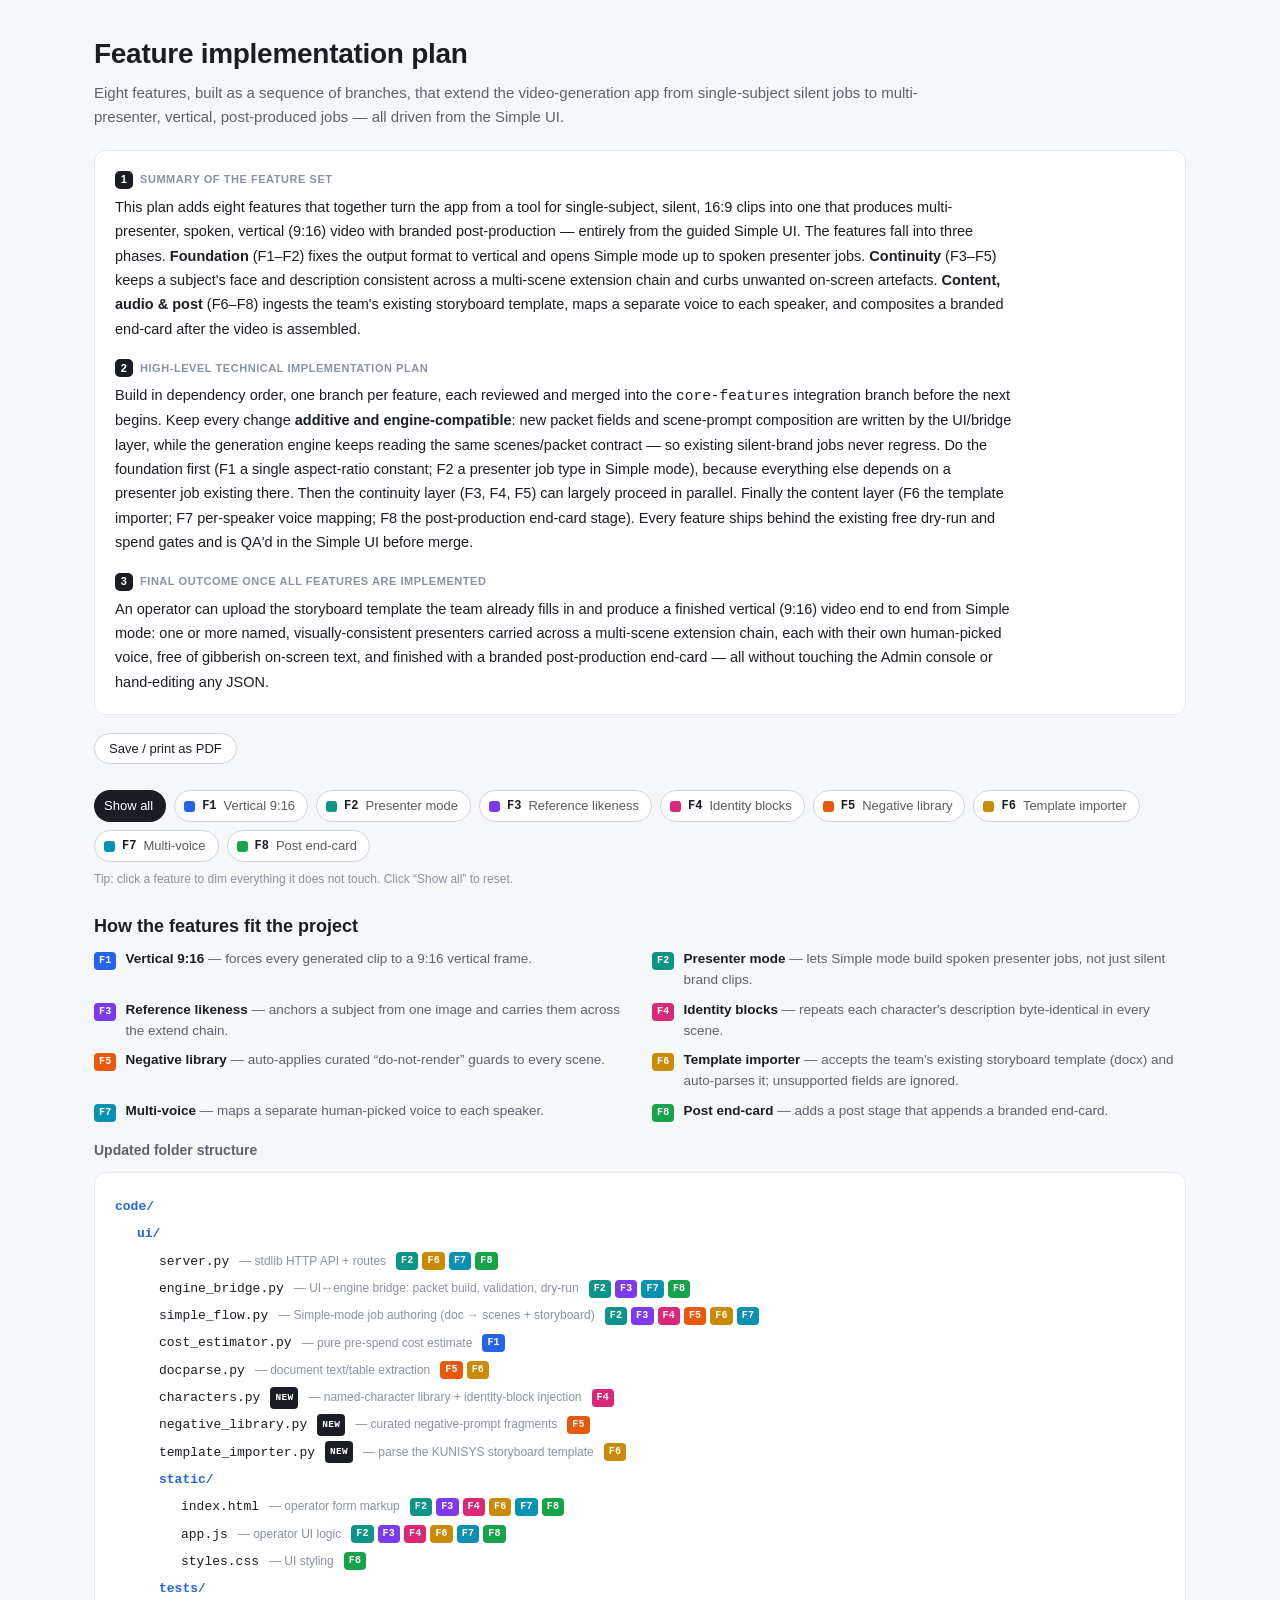
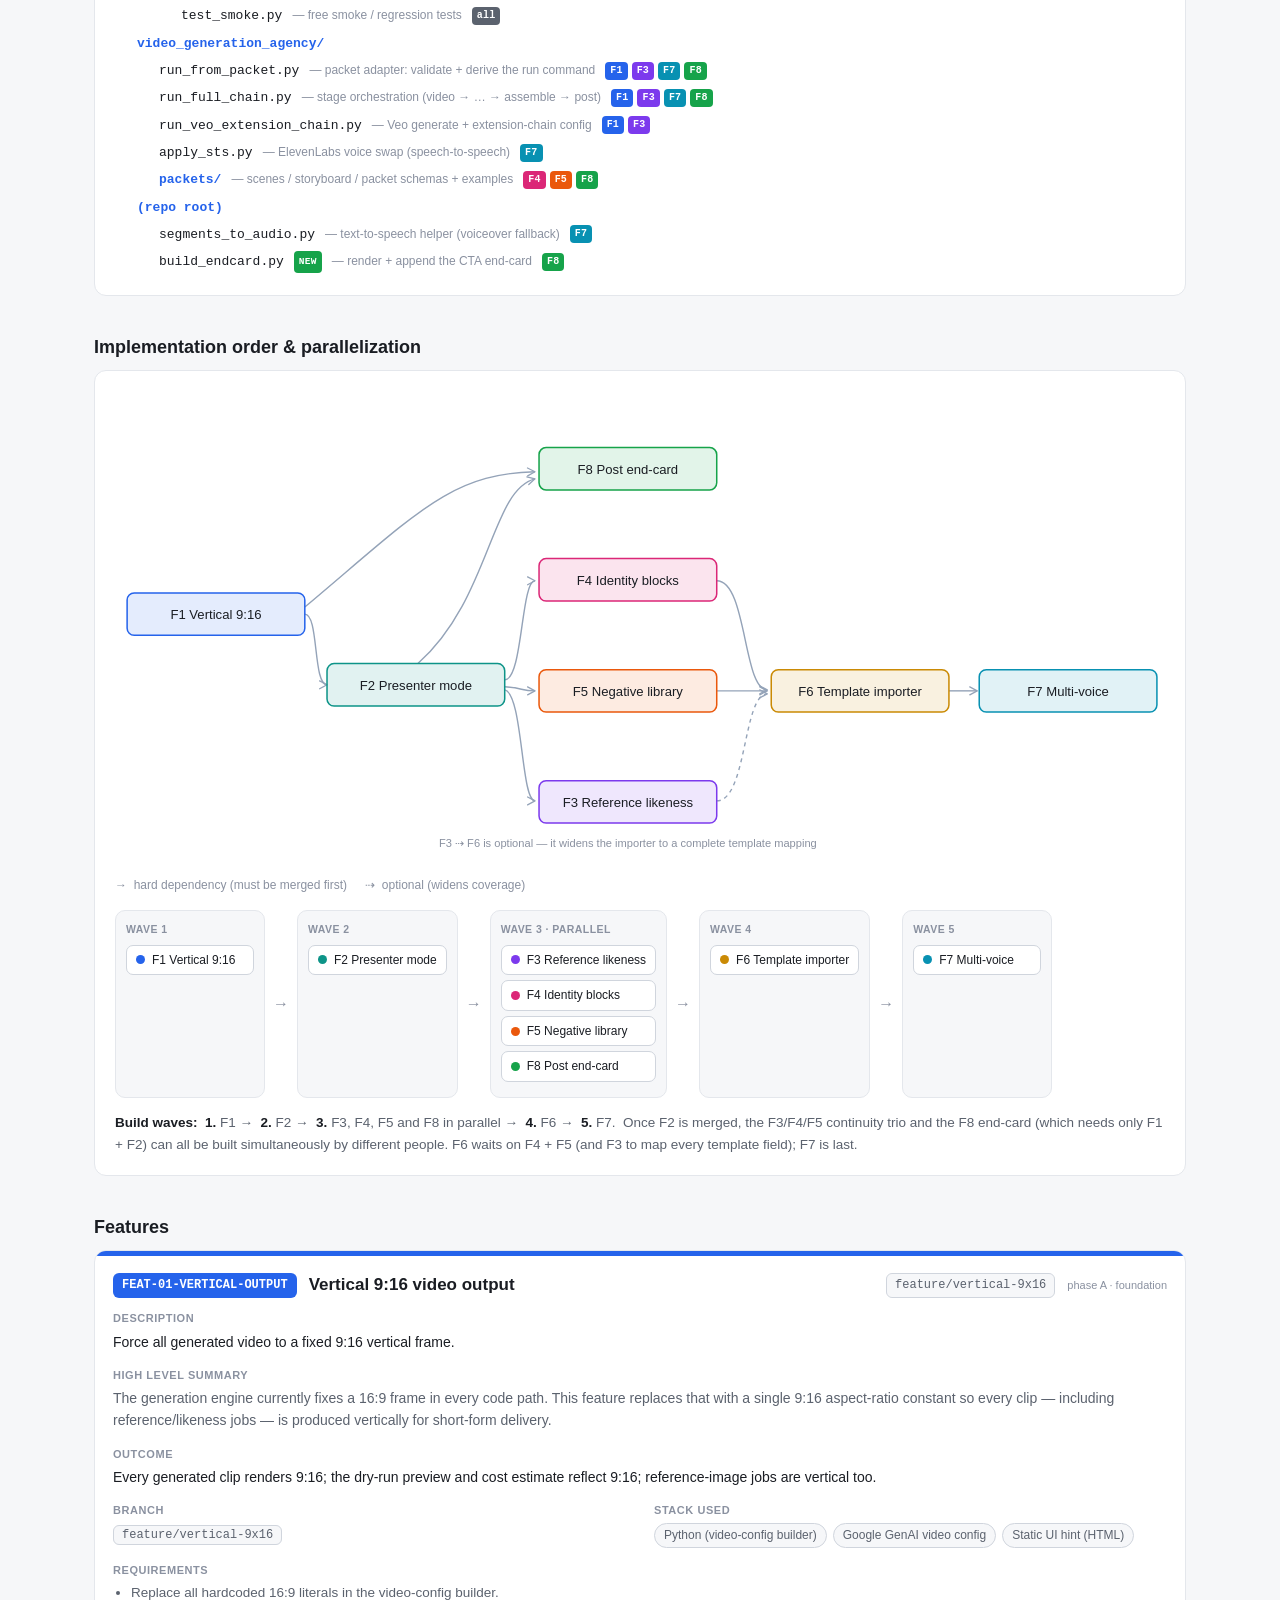
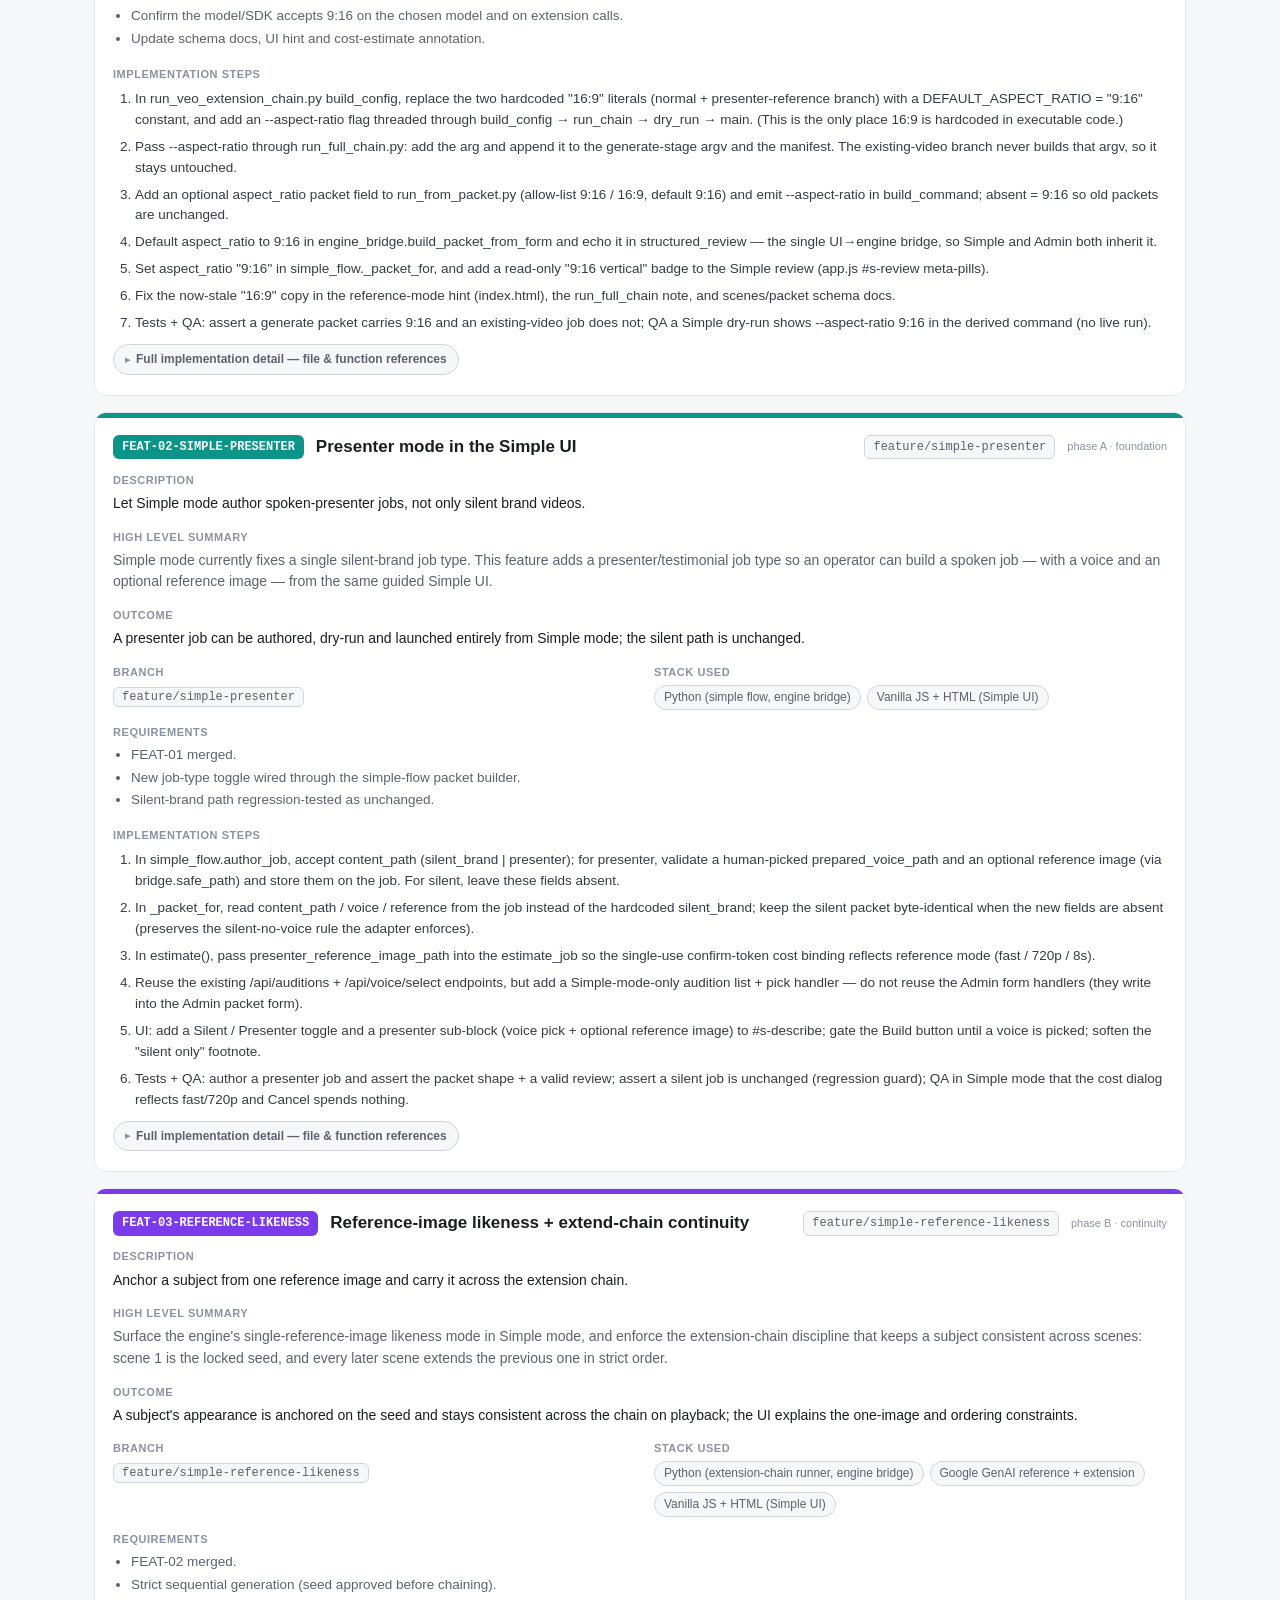
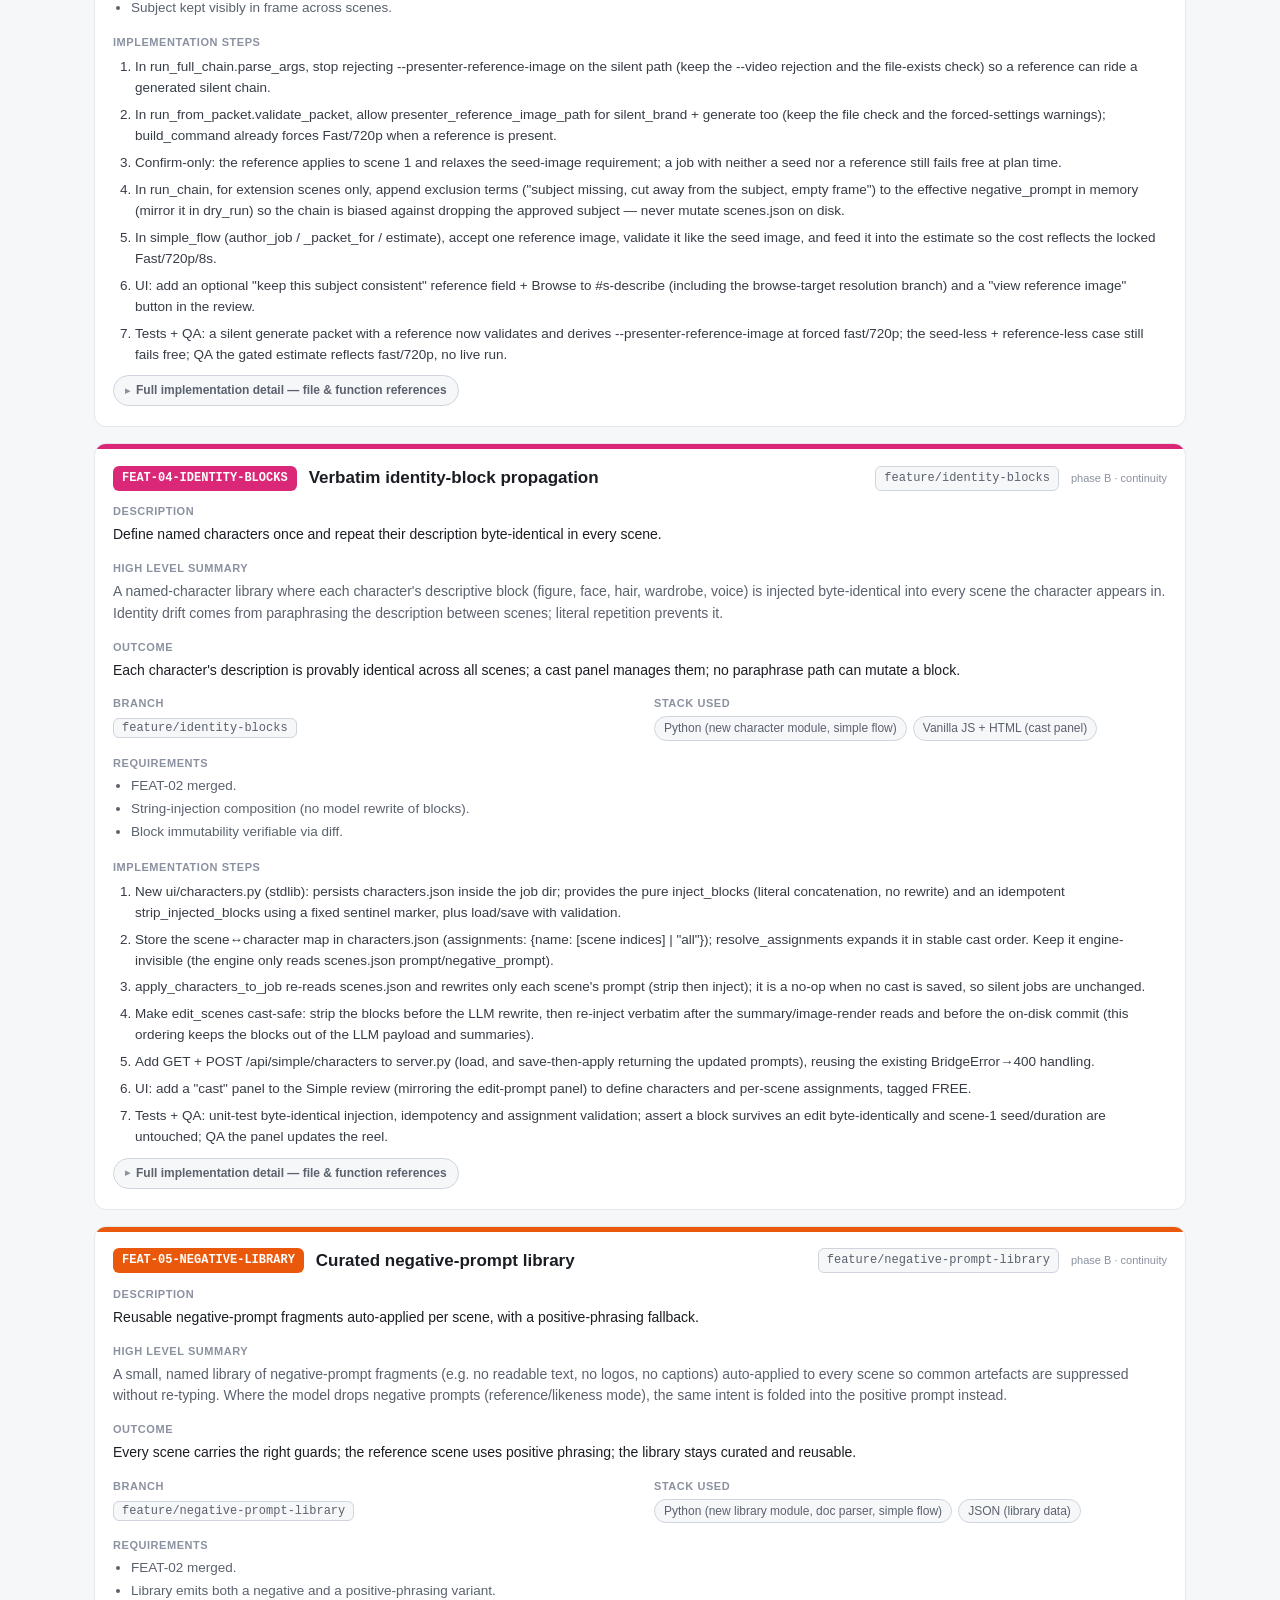
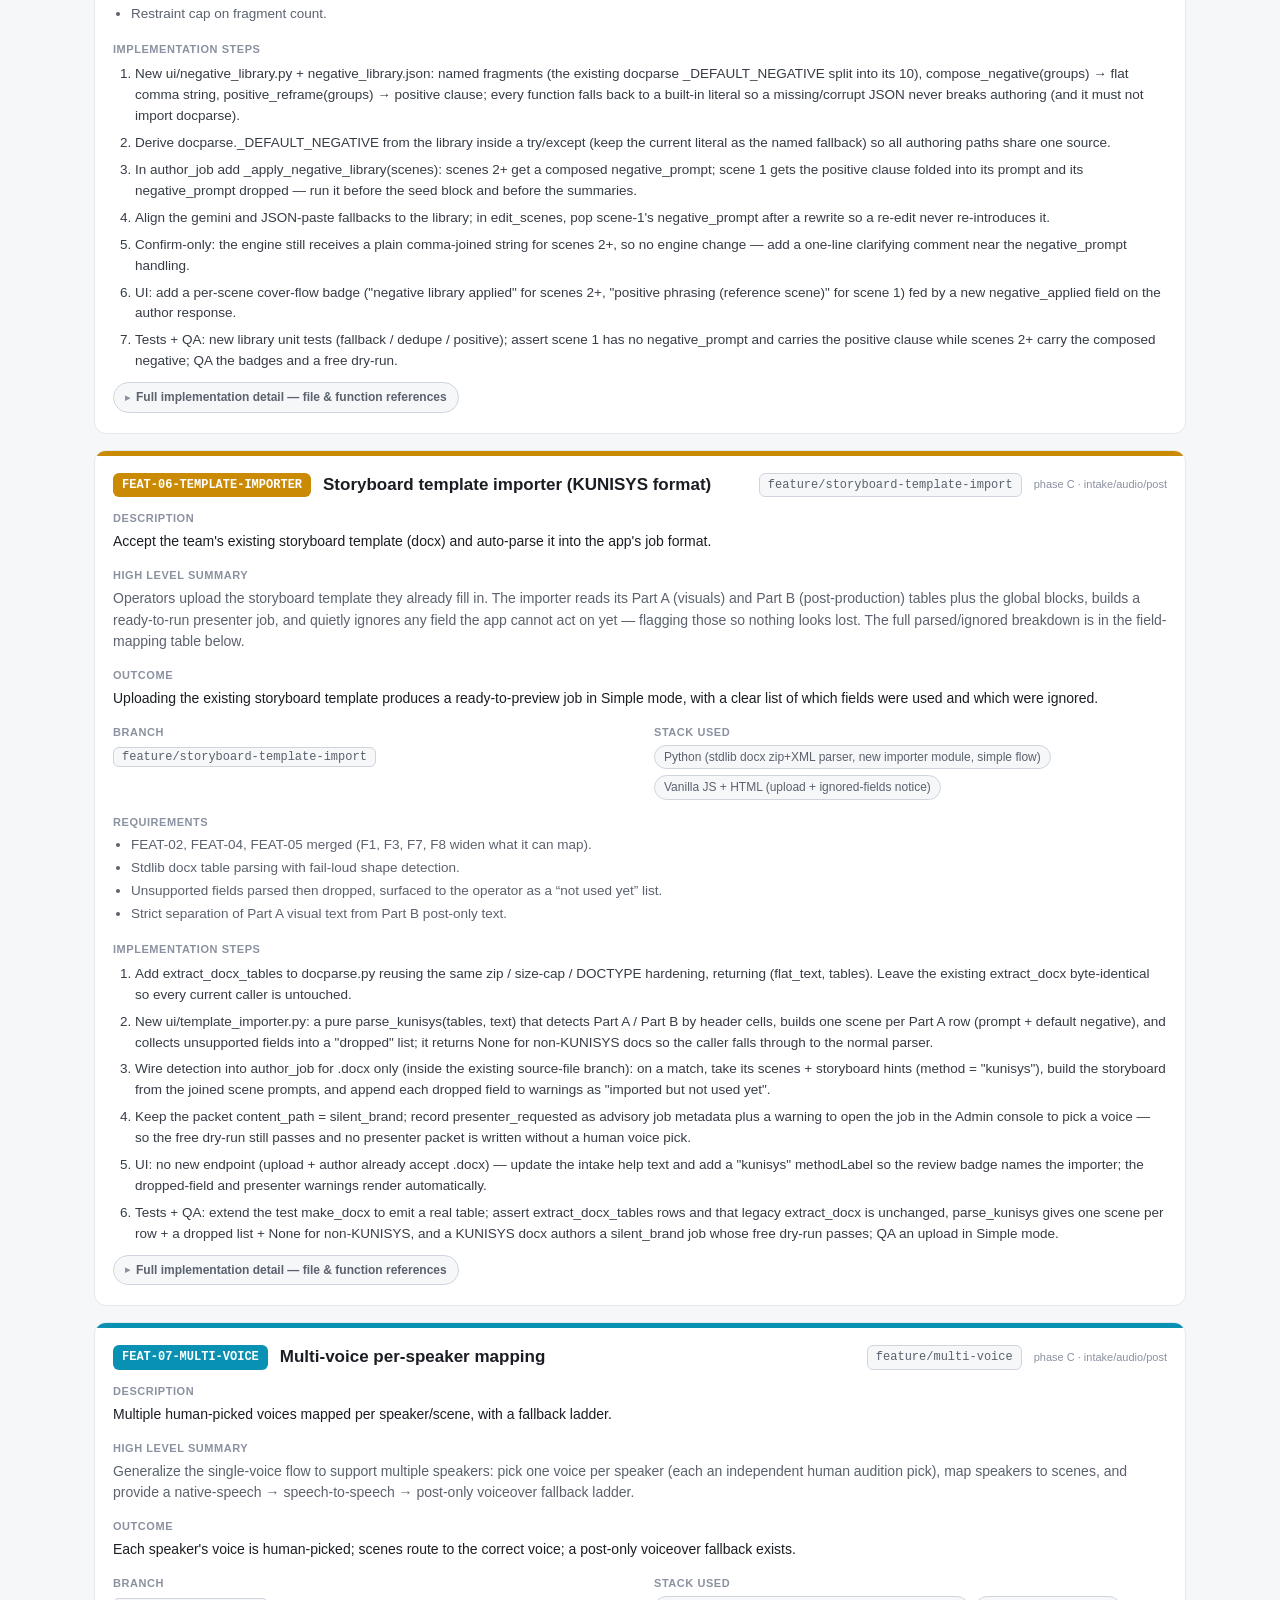
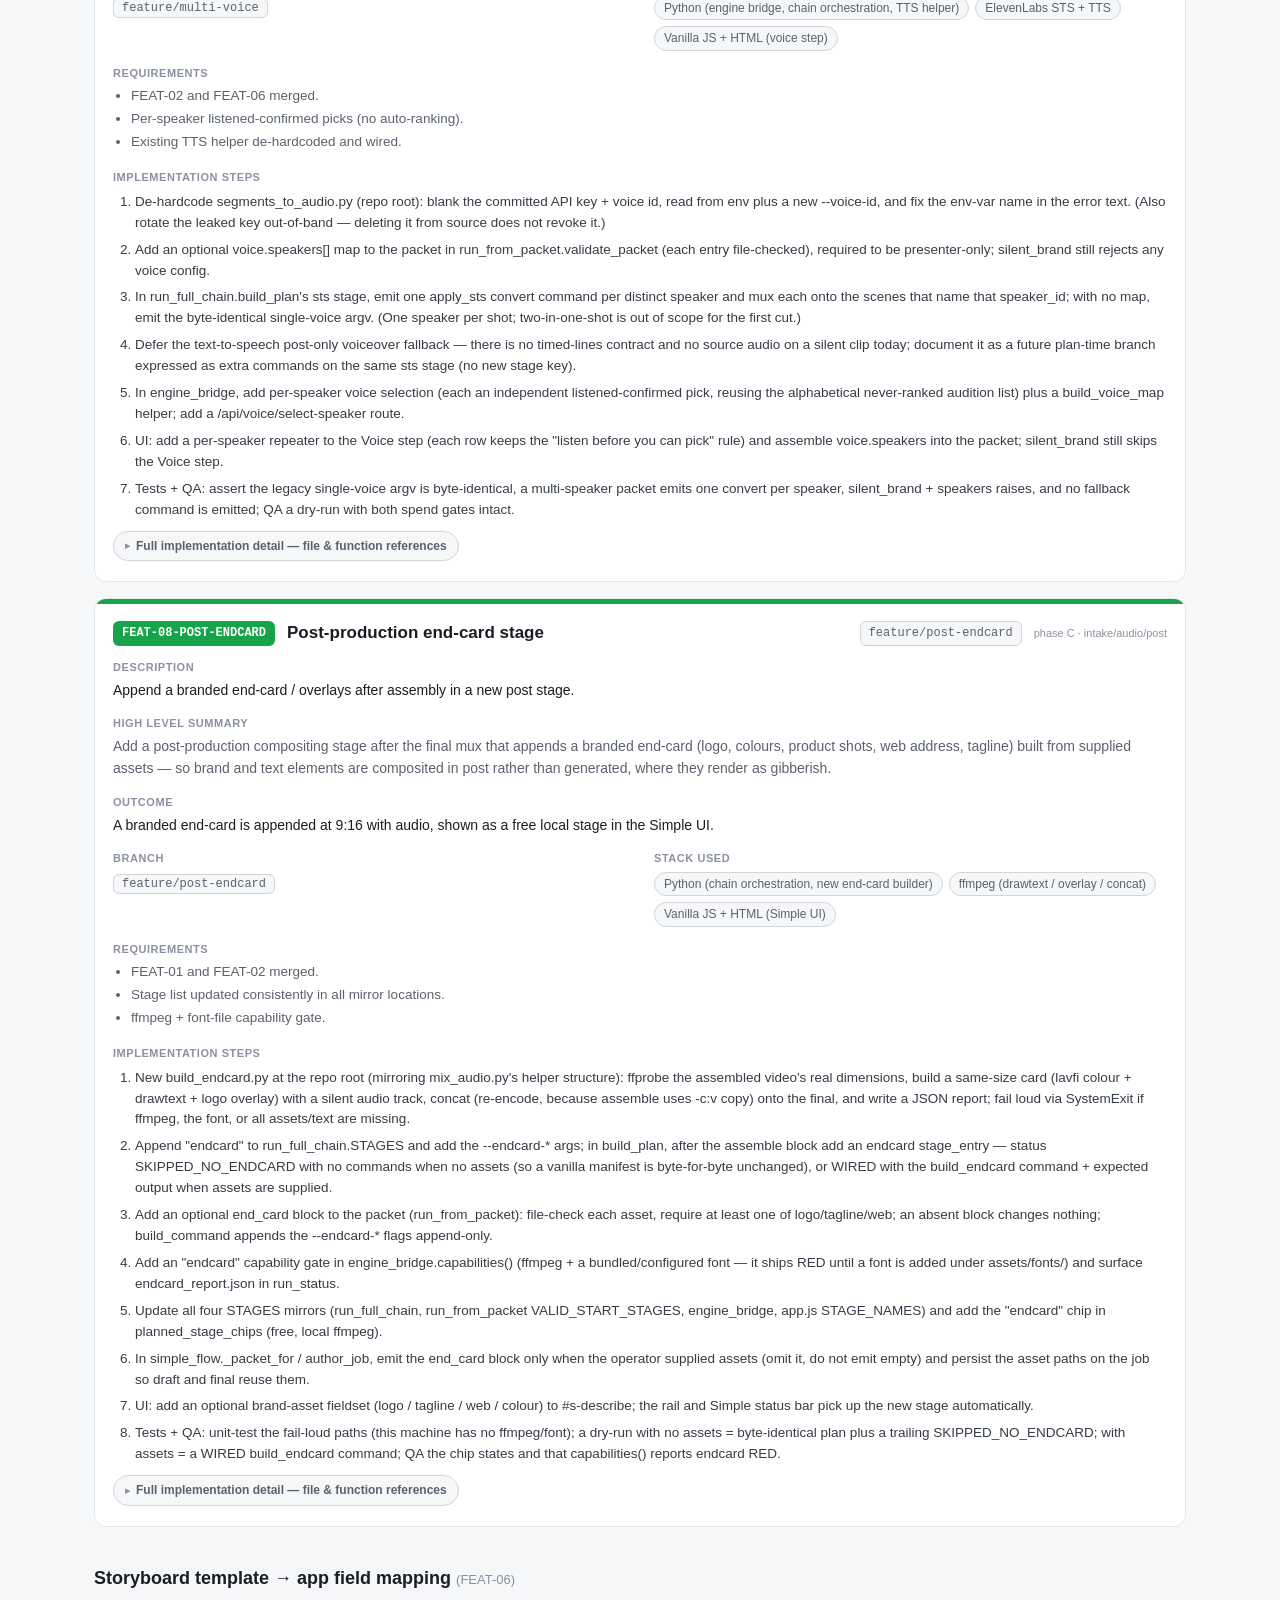
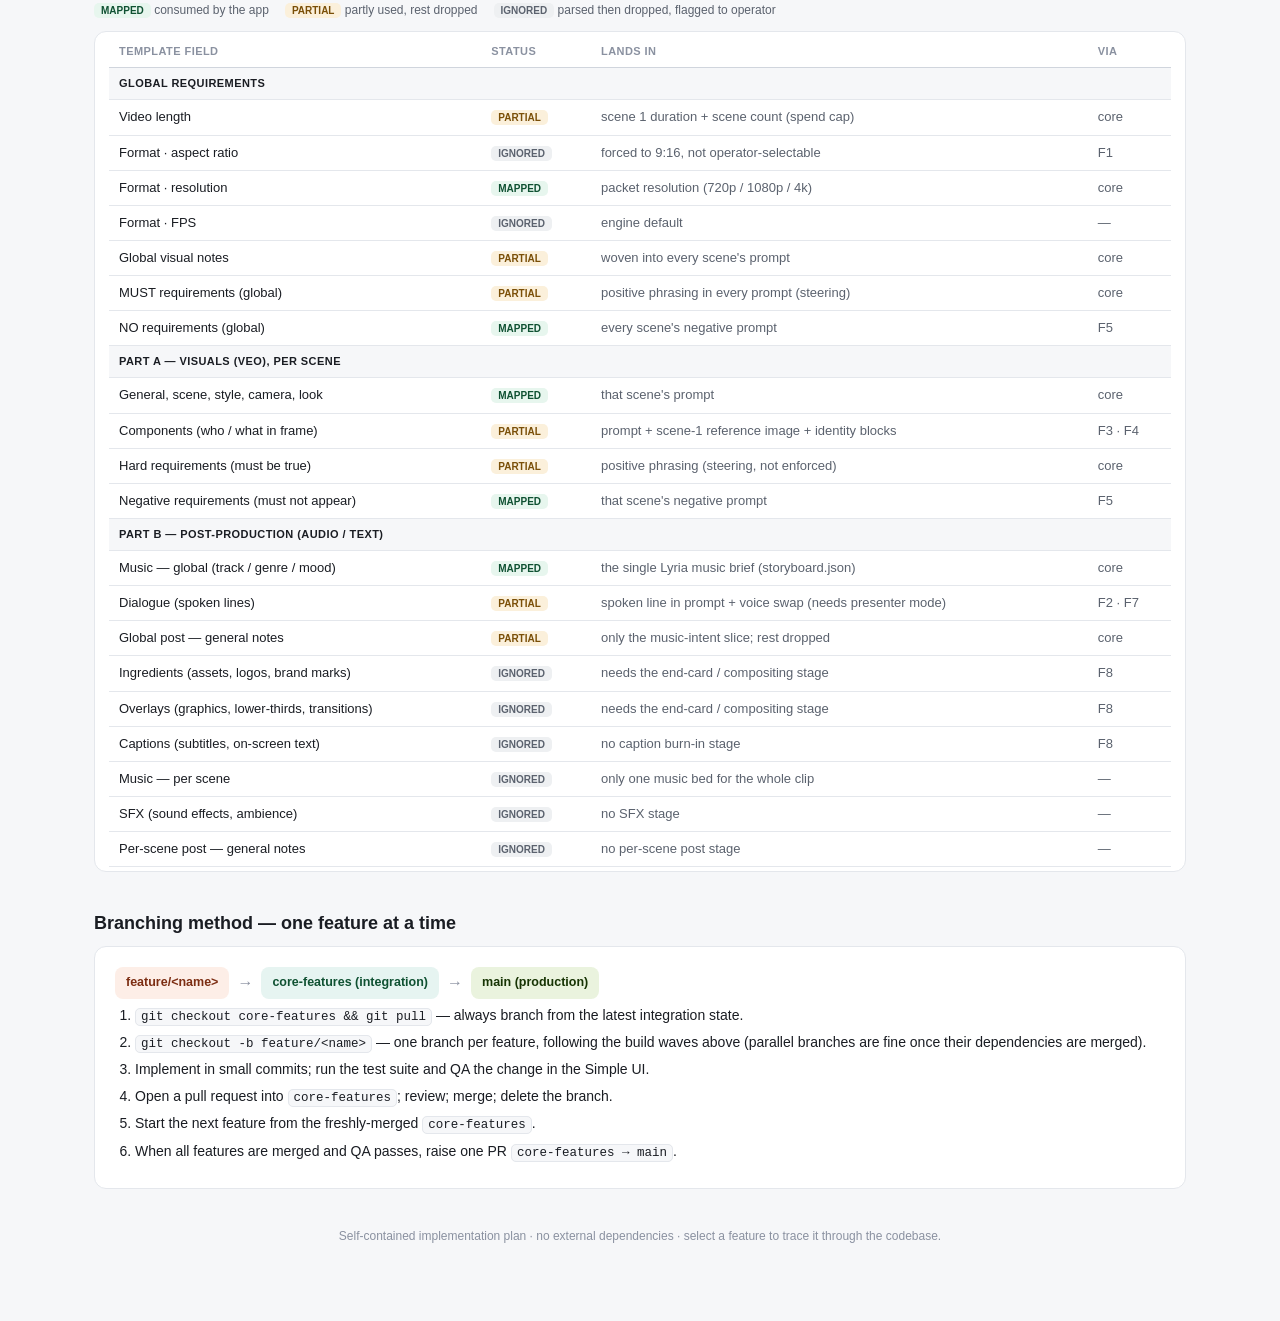
<file: docs/plans/feature-implementation-plan.html>
<!DOCTYPE html>
<html lang="en">
<head>
<meta charset="utf-8">
<meta name="viewport" content="width=device-width, initial-scale=1">
<title>Feature Implementation Plan</title>
<style>
  :root{
    --bg:#f6f7f9;--surface:#fff;--line:#e4e7ec;--line2:#d0d5dd;
    --ink:#1a1d23;--ink2:#363c46;--muted:#5b626e;--faint:#8a91a0;--radius:12px;--radius-sm:8px;
    --font:-apple-system,BlinkMacSystemFont,"Segoe UI",Roboto,Helvetica,Arial,sans-serif;
    --mono:ui-monospace,SFMono-Regular,Menlo,Consolas,monospace;
  }
  *{box-sizing:border-box}
  html,body{margin:0;background:var(--bg);color:var(--ink);font-family:var(--font);line-height:1.55}
  .page{max-width:1140px;margin:0 auto;padding:32px 24px 80px}
  h1{font-size:28px;font-weight:650;margin:0 0 6px;letter-spacing:-.01em}
  h2{font-size:18px;font-weight:600;margin:0 0 8px}
  h3{font-size:14px;font-weight:600;margin:18px 0 10px;color:var(--muted)}
  p{margin:0}
  .lead{color:var(--muted);font-size:15px;max-width:860px}
  .toolbar{display:flex;gap:10px;margin:18px 0 26px}
  .btn{border:1px solid var(--line2);background:var(--surface);color:var(--ink);border-radius:999px;padding:7px 14px;font-size:13px;cursor:pointer;font-family:var(--font)}
  .btn:hover{border-color:var(--faint)}
  .section{margin:0 0 38px}
  .panel{background:var(--surface);border:1px solid var(--line);border-radius:var(--radius);padding:20px}

  .overview{display:grid;grid-template-columns:1fr;gap:18px;margin:22px 0 0}
  .ob .ok{font-size:11px;font-weight:700;letter-spacing:.05em;text-transform:uppercase;color:var(--faint);margin:0 0 6px;display:flex;align-items:center;gap:7px}
  .ob .ok .n{width:18px;height:18px;border-radius:5px;background:var(--ink);color:#fff;display:inline-flex;align-items:center;justify-content:center;font-size:11px;font-weight:700}
  .ob p{font-size:14.5px;color:var(--ink);line-height:1.68;max-width:900px}

  .board{--cF1:#2563eb;--cF2:#0d9488;--cF3:#7c3aed;--cF4:#db2777;--cF5:#ea580c;--cF6:#ca8a04;--cF7:#0891b2;--cF8:#16a34a}
  .r{position:absolute;width:1px;height:1px;opacity:0;pointer-events:none}
  .legend{display:flex;flex-wrap:wrap;gap:8px;margin:0 0 6px}
  .lchip{display:inline-flex;align-items:center;gap:7px;border:1px solid var(--line2);background:var(--surface);border-radius:999px;padding:5px 12px 5px 9px;font-size:13px;cursor:pointer;user-select:none;color:var(--ink)}
  .lchip:hover{border-color:var(--faint)}
  .lchip b{font-family:var(--mono);font-size:12px}
  .lchip .ltag{opacity:.72}
  .sw{width:11px;height:11px;border-radius:3px;flex:0 0 auto}
  .hint{font-size:12px;color:var(--faint);margin:8px 0 0}

  .glance{display:grid;grid-template-columns:1fr 1fr;gap:9px 24px;margin:0 0 6px}
  .grow{display:flex;gap:9px;align-items:baseline;font-size:13.5px;color:var(--muted);transition:opacity .15s}
  .grow b{color:var(--ink);font-weight:600}
  .ftag{font-family:var(--mono);font-size:10px;font-weight:700;color:#fff;border-radius:4px;padding:1px 5px;flex:0 0 auto;line-height:1.6;letter-spacing:.02em}

  .tree{font-family:var(--mono);font-size:13px;line-height:2.1;overflow-x:auto}
  .trow{display:flex;align-items:center;gap:10px;white-space:nowrap;transition:opacity .15s}
  .trow .dir{color:#2563eb;font-weight:600}
  .trow .role{font-family:var(--font);font-size:12px;color:var(--faint)}
  .ftags{display:flex;gap:4px;flex-wrap:wrap}
  .new{font-size:9.5px;font-weight:700;letter-spacing:.03em;color:#fff;background:#16a34a;border-radius:4px;padding:1px 5px}
  .new.ink{background:var(--ink)}

  .dep{width:100%;height:auto;display:block}
  .waves{font-size:13.5px;color:var(--muted);margin:14px 0 0;line-height:1.6}
  .waves b{color:var(--ink)}
  .deplegend{display:flex;flex-wrap:wrap;gap:18px;font-size:12px;color:var(--faint);margin:10px 0 0}

  .fcard{background:var(--surface);border:1px solid var(--line);border-radius:var(--radius);overflow:hidden;margin:0 0 16px;transition:opacity .15s}
  .fbar{height:5px}
  .fhead{display:flex;align-items:center;gap:12px;flex-wrap:wrap;padding:16px 18px 4px}
  .fcode{font-family:var(--mono);font-size:12px;font-weight:600;color:#fff;border-radius:6px;padding:3px 9px}
  .ftitle{font-size:17px;font-weight:600;flex:1;min-width:200px}
  .fbranch{font-family:var(--mono);font-size:12px;background:var(--bg);border:1px solid var(--line2);border-radius:6px;padding:2px 8px;color:var(--muted)}
  .fphase{font-size:11px;color:var(--faint)}
  .fbody{padding:8px 18px 20px;display:grid;grid-template-columns:1fr 1fr;gap:14px 28px}
  .full{grid-column:1 / -1}
  .k{font-size:11px;font-weight:700;letter-spacing:.05em;text-transform:uppercase;color:var(--faint);margin:0 0 4px}
  .v{font-size:14px}
  .v.muted{color:var(--muted)}
  ul.req{margin:4px 0 0;padding-left:18px}
  ul.req li{font-size:13.5px;color:var(--muted);margin:2px 0}
  ol.steps{margin:6px 0 0;padding-left:22px}
  ol.steps li{font-size:13.5px;color:var(--ink2);margin:6px 0;line-height:1.55}
  details.detail{margin:10px 0 0}
  details.detail summary{font-size:12px;font-weight:600;color:var(--muted);cursor:pointer;list-style:none;display:inline-flex;align-items:center;gap:6px;padding:5px 11px;border:1px solid var(--line2);border-radius:999px;background:var(--bg)}
  details.detail summary::-webkit-details-marker{display:none}
  details.detail summary::before{content:"\25B8";font-size:10px;color:var(--faint)}
  details.detail[open] summary::before{content:"\25BE"}
  details.detail[open] summary{margin-bottom:6px}
  ol.dsteps{margin:8px 0 2px;padding-left:22px}
  ol.dsteps li{font-size:12.5px;color:var(--muted);margin:9px 0;line-height:1.55}
  .lanes{display:flex;gap:8px;align-items:center;flex-wrap:wrap;margin:16px 0 4px}
  .lane{border:1px solid var(--line);border-radius:10px;padding:10px;background:var(--bg);align-self:stretch;min-width:150px}
  .lh{font-size:10.5px;font-weight:700;text-transform:uppercase;letter-spacing:.04em;color:var(--faint);margin:0 0 7px}
  .wchip{display:flex;align-items:center;gap:7px;font-size:12px;background:var(--surface);border:1px solid var(--line2);border-radius:7px;padding:5px 9px;margin:5px 0;color:var(--ink)}
  .wchip i{width:9px;height:9px;border-radius:50%;flex:0 0 auto}
  .larrow{color:var(--faint);font-size:16px;flex:0 0 auto}
  .tags2{display:flex;flex-wrap:wrap;gap:6px;margin-top:4px}
  .tag{font-size:12px;background:var(--bg);border:1px solid var(--line2);border-radius:999px;padding:2px 9px;color:var(--muted)}
  .git ol{margin:6px 0 0;padding-left:20px}
  .git li{font-size:14px;margin:5px 0}
  .git code{font-family:var(--mono);font-size:12.5px;background:var(--bg);border:1px solid var(--line);border-radius:5px;padding:1px 5px}
  .flowline{display:flex;align-items:center;gap:8px;flex-wrap:wrap;margin:0 0 6px}
  .flowbox{border-radius:8px;padding:6px 11px;font-weight:600;font-size:12.5px}
  .foot{color:var(--faint);font-size:12px;margin-top:30px;text-align:center}

  .mtable{width:100%;border-collapse:collapse;font-size:13px}
  .mtable th{text-align:left;font-size:11px;font-weight:700;letter-spacing:.04em;text-transform:uppercase;color:var(--faint);padding:7px 10px;border-bottom:1px solid var(--line2)}
  .mtable td{padding:7px 10px;border-bottom:1px solid var(--line);vertical-align:top;color:var(--muted)}
  .mtable td.f{color:var(--ink)}
  .mtable .grp td{background:var(--bg);font-weight:600;color:var(--ink);font-size:11px;text-transform:uppercase;letter-spacing:.04em}
  .st{font-size:10px;font-weight:700;border-radius:5px;padding:2px 7px;white-space:nowrap}
  .st.m{background:#e7f6ee;color:#0f5132}
  .st.p{background:#fbf0db;color:#7a4f08}
  .st.i{background:#eef0f2;color:#5b626e}
  .mlegend{display:flex;flex-wrap:wrap;gap:16px;font-size:12px;color:var(--muted);margin:0 0 12px}

  #all:checked ~ .legend label[for="all"]{background:var(--ink);color:#fff;border-color:transparent}
  #r-F1:checked ~ .legend label[for="r-F1"]{background:var(--cF1);color:#fff;border-color:transparent}
  #r-F2:checked ~ .legend label[for="r-F2"]{background:var(--cF2);color:#fff;border-color:transparent}
  #r-F3:checked ~ .legend label[for="r-F3"]{background:var(--cF3);color:#fff;border-color:transparent}
  #r-F4:checked ~ .legend label[for="r-F4"]{background:var(--cF4);color:#fff;border-color:transparent}
  #r-F5:checked ~ .legend label[for="r-F5"]{background:var(--cF5);color:#fff;border-color:transparent}
  #r-F6:checked ~ .legend label[for="r-F6"]{background:var(--cF6);color:#fff;border-color:transparent}
  #r-F7:checked ~ .legend label[for="r-F7"]{background:var(--cF7);color:#fff;border-color:transparent}
  #r-F8:checked ~ .legend label[for="r-F8"]{background:var(--cF8);color:#fff;border-color:transparent}

  #r-F1:checked ~ .wrap .dimmable:not([data-feat~="F1"]){opacity:.16}
  #r-F2:checked ~ .wrap .dimmable:not([data-feat~="F2"]){opacity:.16}
  #r-F3:checked ~ .wrap .dimmable:not([data-feat~="F3"]){opacity:.16}
  #r-F4:checked ~ .wrap .dimmable:not([data-feat~="F4"]){opacity:.16}
  #r-F5:checked ~ .wrap .dimmable:not([data-feat~="F5"]){opacity:.16}
  #r-F6:checked ~ .wrap .dimmable:not([data-feat~="F6"]){opacity:.16}
  #r-F7:checked ~ .wrap .dimmable:not([data-feat~="F7"]){opacity:.16}
  #r-F8:checked ~ .wrap .dimmable:not([data-feat~="F8"]){opacity:.16}

  @media (max-width:720px){.fbody,.glance{grid-template-columns:1fr}}
  @media print{.toolbar,.legend,.hint{display:none}body{background:#fff}.fcard,.panel{break-inside:avoid}.dimmable{opacity:1 !important}}
</style>
</head>
<body>
<div class="page">
  <h1>Feature implementation plan</h1>
  <p class="lead">Eight features, built as a sequence of branches, that extend the video-generation app from single-subject silent jobs to multi-presenter, vertical, post-produced jobs — all driven from the Simple UI.</p>

  <div class="section overview">
    <div class="panel">
      <div class="ob" style="margin:0 0 18px">
        <div class="ok"><span class="n">1</span>Summary of the feature set</div>
        <p>This plan adds eight features that together turn the app from a tool for single-subject, silent, 16:9 clips into one that produces multi-presenter, spoken, vertical (9:16) video with branded post-production — entirely from the guided Simple UI. The features fall into three phases. <b>Foundation</b> (F1–F2) fixes the output format to vertical and opens Simple mode up to spoken presenter jobs. <b>Continuity</b> (F3–F5) keeps a subject's face and description consistent across a multi-scene extension chain and curbs unwanted on-screen artefacts. <b>Content, audio &amp; post</b> (F6–F8) ingests the team's existing storyboard template, maps a separate voice to each speaker, and composites a branded end-card after the video is assembled.</p>
      </div>
      <div class="ob" style="margin:0 0 18px">
        <div class="ok"><span class="n">2</span>High-level technical implementation plan</div>
        <p>Build in dependency order, one branch per feature, each reviewed and merged into the <code style="font-family:var(--mono)">core-features</code> integration branch before the next begins. Keep every change <b>additive and engine-compatible</b>: new packet fields and scene-prompt composition are written by the UI/bridge layer, while the generation engine keeps reading the same scenes/packet contract — so existing silent-brand jobs never regress. Do the foundation first (F1 a single aspect-ratio constant; F2 a presenter job type in Simple mode), because everything else depends on a presenter job existing there. Then the continuity layer (F3, F4, F5) can largely proceed in parallel. Finally the content layer (F6 the template importer; F7 per-speaker voice mapping; F8 the post-production end-card stage). Every feature ships behind the existing free dry-run and spend gates and is QA'd in the Simple UI before merge.</p>
      </div>
      <div class="ob">
        <div class="ok"><span class="n">3</span>Final outcome once all features are implemented</div>
        <p>An operator can upload the storyboard template the team already fills in and produce a finished vertical (9:16) video end to end from Simple mode: one or more named, visually-consistent presenters carried across a multi-scene extension chain, each with their own human-picked voice, free of gibberish on-screen text, and finished with a branded post-production end-card — all without touching the Admin console or hand-editing any JSON.</p>
      </div>
    </div>
  </div>

  <div class="toolbar"><button class="btn" onclick="window.print()">Save / print as PDF</button></div>

  <div class="board">
    <input class="r" type="radio" name="feat" id="all" checked>
    <input class="r" type="radio" name="feat" id="r-F1">
    <input class="r" type="radio" name="feat" id="r-F2">
    <input class="r" type="radio" name="feat" id="r-F3">
    <input class="r" type="radio" name="feat" id="r-F4">
    <input class="r" type="radio" name="feat" id="r-F5">
    <input class="r" type="radio" name="feat" id="r-F6">
    <input class="r" type="radio" name="feat" id="r-F7">
    <input class="r" type="radio" name="feat" id="r-F8">

    <div class="legend">
      <label class="lchip" for="all">Show all</label>
      <label class="lchip" for="r-F1"><span class="sw" style="background:#2563eb"></span><b>F1</b><span class="ltag">Vertical 9:16</span></label>
      <label class="lchip" for="r-F2"><span class="sw" style="background:#0d9488"></span><b>F2</b><span class="ltag">Presenter mode</span></label>
      <label class="lchip" for="r-F3"><span class="sw" style="background:#7c3aed"></span><b>F3</b><span class="ltag">Reference likeness</span></label>
      <label class="lchip" for="r-F4"><span class="sw" style="background:#db2777"></span><b>F4</b><span class="ltag">Identity blocks</span></label>
      <label class="lchip" for="r-F5"><span class="sw" style="background:#ea580c"></span><b>F5</b><span class="ltag">Negative library</span></label>
      <label class="lchip" for="r-F6"><span class="sw" style="background:#ca8a04"></span><b>F6</b><span class="ltag">Template importer</span></label>
      <label class="lchip" for="r-F7"><span class="sw" style="background:#0891b2"></span><b>F7</b><span class="ltag">Multi-voice</span></label>
      <label class="lchip" for="r-F8"><span class="sw" style="background:#16a34a"></span><b>F8</b><span class="ltag">Post end-card</span></label>
    </div>
    <p class="hint">Tip: click a feature to dim everything it does not touch. Click “Show all” to reset.</p>

    <div class="wrap">

      <div class="section" style="margin-top:24px">
        <h2>How the features fit the project</h2>
        <div class="glance">
          <div class="grow dimmable" data-feat="F1"><span class="ftag" style="background:#2563eb">F1</span><span><b>Vertical 9:16</b> — forces every generated clip to a 9:16 vertical frame.</span></div>
          <div class="grow dimmable" data-feat="F2"><span class="ftag" style="background:#0d9488">F2</span><span><b>Presenter mode</b> — lets Simple mode build spoken presenter jobs, not just silent brand clips.</span></div>
          <div class="grow dimmable" data-feat="F3"><span class="ftag" style="background:#7c3aed">F3</span><span><b>Reference likeness</b> — anchors a subject from one image and carries them across the extend chain.</span></div>
          <div class="grow dimmable" data-feat="F4"><span class="ftag" style="background:#db2777">F4</span><span><b>Identity blocks</b> — repeats each character's description byte-identical in every scene.</span></div>
          <div class="grow dimmable" data-feat="F5"><span class="ftag" style="background:#ea580c">F5</span><span><b>Negative library</b> — auto-applies curated “do-not-render” guards to every scene.</span></div>
          <div class="grow dimmable" data-feat="F6"><span class="ftag" style="background:#ca8a04">F6</span><span><b>Template importer</b> — accepts the team's existing storyboard template (docx) and auto-parses it; unsupported fields are ignored.</span></div>
          <div class="grow dimmable" data-feat="F7"><span class="ftag" style="background:#0891b2">F7</span><span><b>Multi-voice</b> — maps a separate human-picked voice to each speaker.</span></div>
          <div class="grow dimmable" data-feat="F8"><span class="ftag" style="background:#16a34a">F8</span><span><b>Post end-card</b> — adds a post stage that appends a branded end-card.</span></div>
        </div>

        <h3>Updated folder structure</h3>
        <div class="panel tree">
          <div class="trow"><span class="dir">code/</span></div>
          <div class="trow" style="padding-left:22px"><span class="dir">ui/</span></div>
          <div class="trow dimmable" data-feat="F2 F6 F7 F8" style="padding-left:44px"><span>server.py</span><span class="role">— stdlib HTTP API + routes</span><span class="ftags"><span class="ftag" style="background:#0d9488">F2</span><span class="ftag" style="background:#ca8a04">F6</span><span class="ftag" style="background:#0891b2">F7</span><span class="ftag" style="background:#16a34a">F8</span></span></div>
          <div class="trow dimmable" data-feat="F2 F3 F7 F8" style="padding-left:44px"><span>engine_bridge.py</span><span class="role">— UI↔engine bridge: packet build, validation, dry-run</span><span class="ftags"><span class="ftag" style="background:#0d9488">F2</span><span class="ftag" style="background:#7c3aed">F3</span><span class="ftag" style="background:#0891b2">F7</span><span class="ftag" style="background:#16a34a">F8</span></span></div>
          <div class="trow dimmable" data-feat="F2 F3 F4 F5 F6 F7" style="padding-left:44px"><span>simple_flow.py</span><span class="role">— Simple-mode job authoring (doc → scenes + storyboard)</span><span class="ftags"><span class="ftag" style="background:#0d9488">F2</span><span class="ftag" style="background:#7c3aed">F3</span><span class="ftag" style="background:#db2777">F4</span><span class="ftag" style="background:#ea580c">F5</span><span class="ftag" style="background:#ca8a04">F6</span><span class="ftag" style="background:#0891b2">F7</span></span></div>
          <div class="trow dimmable" data-feat="F1" style="padding-left:44px"><span>cost_estimator.py</span><span class="role">— pure pre-spend cost estimate</span><span class="ftags"><span class="ftag" style="background:#2563eb">F1</span></span></div>
          <div class="trow dimmable" data-feat="F5 F6" style="padding-left:44px"><span>docparse.py</span><span class="role">— document text/table extraction</span><span class="ftags"><span class="ftag" style="background:#ea580c">F5</span><span class="ftag" style="background:#ca8a04">F6</span></span></div>
          <div class="trow dimmable" data-feat="F4" style="padding-left:44px"><span>characters.py</span><span class="new ink">NEW</span><span class="role">— named-character library + identity-block injection</span><span class="ftags"><span class="ftag" style="background:#db2777">F4</span></span></div>
          <div class="trow dimmable" data-feat="F5" style="padding-left:44px"><span>negative_library.py</span><span class="new ink">NEW</span><span class="role">— curated negative-prompt fragments</span><span class="ftags"><span class="ftag" style="background:#ea580c">F5</span></span></div>
          <div class="trow dimmable" data-feat="F6" style="padding-left:44px"><span>template_importer.py</span><span class="new ink">NEW</span><span class="role">— parse the KUNISYS storyboard template</span><span class="ftags"><span class="ftag" style="background:#ca8a04">F6</span></span></div>
          <div class="trow" style="padding-left:44px"><span class="dir">static/</span></div>
          <div class="trow dimmable" data-feat="F2 F3 F4 F6 F7 F8" style="padding-left:66px"><span>index.html</span><span class="role">— operator form markup</span><span class="ftags"><span class="ftag" style="background:#0d9488">F2</span><span class="ftag" style="background:#7c3aed">F3</span><span class="ftag" style="background:#db2777">F4</span><span class="ftag" style="background:#ca8a04">F6</span><span class="ftag" style="background:#0891b2">F7</span><span class="ftag" style="background:#16a34a">F8</span></span></div>
          <div class="trow dimmable" data-feat="F2 F3 F4 F6 F7 F8" style="padding-left:66px"><span>app.js</span><span class="role">— operator UI logic</span><span class="ftags"><span class="ftag" style="background:#0d9488">F2</span><span class="ftag" style="background:#7c3aed">F3</span><span class="ftag" style="background:#db2777">F4</span><span class="ftag" style="background:#ca8a04">F6</span><span class="ftag" style="background:#0891b2">F7</span><span class="ftag" style="background:#16a34a">F8</span></span></div>
          <div class="trow dimmable" data-feat="F8" style="padding-left:66px"><span>styles.css</span><span class="role">— UI styling</span><span class="ftags"><span class="ftag" style="background:#16a34a">F8</span></span></div>
          <div class="trow" style="padding-left:44px"><span class="dir">tests/</span></div>
          <div class="trow dimmable" data-feat="F1 F2 F3 F4 F5 F6 F7 F8" style="padding-left:66px"><span>test_smoke.py</span><span class="role">— free smoke / regression tests</span><span class="ftags"><span class="ftag" style="background:#5b626e">all</span></span></div>
          <div class="trow" style="padding-left:22px"><span class="dir">video_generation_agency/</span></div>
          <div class="trow dimmable" data-feat="F1 F3 F7 F8" style="padding-left:44px"><span>run_from_packet.py</span><span class="role">— packet adapter: validate + derive the run command</span><span class="ftags"><span class="ftag" style="background:#2563eb">F1</span><span class="ftag" style="background:#7c3aed">F3</span><span class="ftag" style="background:#0891b2">F7</span><span class="ftag" style="background:#16a34a">F8</span></span></div>
          <div class="trow dimmable" data-feat="F1 F3 F7 F8" style="padding-left:44px"><span>run_full_chain.py</span><span class="role">— stage orchestration (video → … → assemble → post)</span><span class="ftags"><span class="ftag" style="background:#2563eb">F1</span><span class="ftag" style="background:#7c3aed">F3</span><span class="ftag" style="background:#0891b2">F7</span><span class="ftag" style="background:#16a34a">F8</span></span></div>
          <div class="trow dimmable" data-feat="F1 F3" style="padding-left:44px"><span>run_veo_extension_chain.py</span><span class="role">— Veo generate + extension-chain config</span><span class="ftags"><span class="ftag" style="background:#2563eb">F1</span><span class="ftag" style="background:#7c3aed">F3</span></span></div>
          <div class="trow dimmable" data-feat="F7" style="padding-left:44px"><span>apply_sts.py</span><span class="role">— ElevenLabs voice swap (speech-to-speech)</span><span class="ftags"><span class="ftag" style="background:#0891b2">F7</span></span></div>
          <div class="trow dimmable" data-feat="F4 F5 F8" style="padding-left:44px"><span class="dir">packets/</span><span class="role">— scenes / storyboard / packet schemas + examples</span><span class="ftags"><span class="ftag" style="background:#db2777">F4</span><span class="ftag" style="background:#ea580c">F5</span><span class="ftag" style="background:#16a34a">F8</span></span></div>
          <div class="trow" style="padding-left:22px"><span class="dir">(repo root)</span></div>
          <div class="trow dimmable" data-feat="F7" style="padding-left:44px"><span>segments_to_audio.py</span><span class="role">— text-to-speech helper (voiceover fallback)</span><span class="ftags"><span class="ftag" style="background:#0891b2">F7</span></span></div>
          <div class="trow dimmable" data-feat="F8" style="padding-left:44px"><span>build_endcard.py</span><span class="new">NEW</span><span class="role">— render + append the CTA end-card</span><span class="ftags"><span class="ftag" style="background:#16a34a">F8</span></span></div>
        </div>
      </div>

      <div class="section">
        <h2>Implementation order &amp; parallelization</h2>
        <div class="panel">
          <svg class="dep" viewBox="0 0 1040 470" xmlns="http://www.w3.org/2000/svg" role="img" aria-label="Feature dependency graph: F1 to F2; F1 and F2 to F8; F2 to F3, F4 and F5; F4 and F5 to F6 with F3 an optional input; F6 to F7.">
            <defs><marker id="ah" viewBox="0 0 10 10" refX="8.5" refY="5" markerWidth="7" markerHeight="7" orient="auto-start-reverse"><path d="M1,1 L8.5,5 L1,9" fill="none" stroke="#94a3b8" stroke-width="1.3" stroke-linecap="round" stroke-linejoin="round"/></marker></defs>
            <path d="M188,221 C202,221 196,291 210,291" fill="none" stroke="#94a3b8" stroke-width="1.4" marker-end="url(#ah)"/>
            <path d="M188,214 C300,120 332,82 416,80" fill="none" stroke="#94a3b8" stroke-width="1.4" marker-end="url(#ah)"/>
            <path d="M300,270 C372,206 372,98 416,87" fill="none" stroke="#94a3b8" stroke-width="1.4" marker-end="url(#ah)"/>
            <path d="M386,286 C404,286 402,188 416,188" fill="none" stroke="#94a3b8" stroke-width="1.4" marker-end="url(#ah)"/>
            <path d="M386,293 C404,294 402,297 416,297" fill="none" stroke="#94a3b8" stroke-width="1.4" marker-end="url(#ah)"/>
            <path d="M386,296 C404,300 402,406 416,406" fill="none" stroke="#94a3b8" stroke-width="1.4" marker-end="url(#ah)"/>
            <path d="M596,188 C626,188 622,296 646,296" fill="none" stroke="#94a3b8" stroke-width="1.4" marker-end="url(#ah)"/>
            <path d="M596,297 L646,297" fill="none" stroke="#94a3b8" stroke-width="1.4" marker-end="url(#ah)"/>
            <path d="M596,406 C626,406 622,300 646,300" fill="none" stroke="#94a3b8" stroke-width="1.4" stroke-dasharray="4 4" marker-end="url(#ah)"/>
            <path d="M826,297 L854,297" fill="none" stroke="#94a3b8" stroke-width="1.4" marker-end="url(#ah)"/>
            <g><rect x="12" y="200" width="176" height="42" rx="7" fill="#2563eb" fill-opacity="0.12" stroke="#2563eb" stroke-width="1.5"/><text x="100" y="226" text-anchor="middle" font-size="13" font-family="sans-serif" fill="#1a1d23">F1  Vertical 9:16</text></g>
            <g><rect x="210" y="270" width="176" height="42" rx="7" fill="#0d9488" fill-opacity="0.12" stroke="#0d9488" stroke-width="1.5"/><text x="298" y="296" text-anchor="middle" font-size="13" font-family="sans-serif" fill="#1a1d23">F2  Presenter mode</text></g>
            <g><rect x="420" y="56" width="176" height="42" rx="7" fill="#16a34a" fill-opacity="0.12" stroke="#16a34a" stroke-width="1.5"/><text x="508" y="82" text-anchor="middle" font-size="13" font-family="sans-serif" fill="#1a1d23">F8  Post end-card</text></g>
            <g><rect x="420" y="166" width="176" height="42" rx="7" fill="#db2777" fill-opacity="0.12" stroke="#db2777" stroke-width="1.5"/><text x="508" y="192" text-anchor="middle" font-size="13" font-family="sans-serif" fill="#1a1d23">F4  Identity blocks</text></g>
            <g><rect x="420" y="276" width="176" height="42" rx="7" fill="#ea580c" fill-opacity="0.12" stroke="#ea580c" stroke-width="1.5"/><text x="508" y="302" text-anchor="middle" font-size="13" font-family="sans-serif" fill="#1a1d23">F5  Negative library</text></g>
            <g><rect x="420" y="386" width="176" height="42" rx="7" fill="#7c3aed" fill-opacity="0.12" stroke="#7c3aed" stroke-width="1.5"/><text x="508" y="412" text-anchor="middle" font-size="13" font-family="sans-serif" fill="#1a1d23">F3  Reference likeness</text></g>
            <g><rect x="650" y="276" width="176" height="42" rx="7" fill="#ca8a04" fill-opacity="0.12" stroke="#ca8a04" stroke-width="1.5"/><text x="738" y="302" text-anchor="middle" font-size="13" font-family="sans-serif" fill="#1a1d23">F6  Template importer</text></g>
            <g><rect x="856" y="276" width="176" height="42" rx="7" fill="#0891b2" fill-opacity="0.12" stroke="#0891b2" stroke-width="1.5"/><text x="944" y="302" text-anchor="middle" font-size="13" font-family="sans-serif" fill="#1a1d23">F7  Multi-voice</text></g>
            <text x="508" y="452" text-anchor="middle" font-size="11" font-family="sans-serif" fill="#8a91a0">F3 ⇢ F6 is optional — it widens the importer to a complete template mapping</text>
          </svg>
          <div class="deplegend">
            <span>→ &nbsp;hard dependency (must be merged first)</span>
            <span>⇢ &nbsp;optional (widens coverage)</span>
          </div>
          <div class="lanes">
            <div class="lane"><div class="lh">Wave 1</div><span class="wchip"><i style="background:#2563eb"></i>F1 Vertical 9:16</span></div>
            <div class="larrow">→</div>
            <div class="lane"><div class="lh">Wave 2</div><span class="wchip"><i style="background:#0d9488"></i>F2 Presenter mode</span></div>
            <div class="larrow">→</div>
            <div class="lane"><div class="lh">Wave 3 · parallel</div><span class="wchip"><i style="background:#7c3aed"></i>F3 Reference likeness</span><span class="wchip"><i style="background:#db2777"></i>F4 Identity blocks</span><span class="wchip"><i style="background:#ea580c"></i>F5 Negative library</span><span class="wchip"><i style="background:#16a34a"></i>F8 Post end-card</span></div>
            <div class="larrow">→</div>
            <div class="lane"><div class="lh">Wave 4</div><span class="wchip"><i style="background:#ca8a04"></i>F6 Template importer</span></div>
            <div class="larrow">→</div>
            <div class="lane"><div class="lh">Wave 5</div><span class="wchip"><i style="background:#0891b2"></i>F7 Multi-voice</span></div>
          </div>
          <p class="waves"><b>Build waves:</b> &nbsp;<b>1.</b> F1 → &nbsp;<b>2.</b> F2 → &nbsp;<b>3.</b> F3, F4, F5 and F8 in parallel → &nbsp;<b>4.</b> F6 → &nbsp;<b>5.</b> F7. &nbsp;Once F2 is merged, the F3/F4/F5 continuity trio and the F8 end-card (which needs only F1 + F2) can all be built simultaneously by different people. F6 waits on F4 + F5 (and F3 to map every template field); F7 is last.</p>
        </div>
      </div>

      <div class="section">
        <h2>Features</h2>

        <div class="fcard dimmable" data-feat="F1"><div class="fbar" style="background:#2563eb"></div>
          <div class="fhead"><span class="fcode" style="background:#2563eb">FEAT-01-VERTICAL-OUTPUT</span><span class="ftitle">Vertical 9:16 video output</span><span class="fbranch">feature/vertical-9x16</span><span class="fphase">phase A · foundation</span></div>
          <div class="fbody">
            <div class="full"><div class="k">Description</div><div class="v">Force all generated video to a fixed 9:16 vertical frame.</div></div>
            <div class="full"><div class="k">High level summary</div><div class="v muted">The generation engine currently fixes a 16:9 frame in every code path. This feature replaces that with a single 9:16 aspect-ratio constant so every clip — including reference/likeness jobs — is produced vertically for short-form delivery.</div></div>
            <div class="full"><div class="k">Outcome</div><div class="v">Every generated clip renders 9:16; the dry-run preview and cost estimate reflect 9:16; reference-image jobs are vertical too.</div></div>
            <div><div class="k">Branch</div><div class="v"><span class="fbranch">feature/vertical-9x16</span></div></div>
            <div><div class="k">Stack used</div><div class="tags2"><span class="tag">Python (video-config builder)</span><span class="tag">Google GenAI video config</span><span class="tag">Static UI hint (HTML)</span></div></div>
            <div class="full"><div class="k">Requirements</div><ul class="req"><li>Replace all hardcoded 16:9 literals in the video-config builder.</li><li>Confirm the model/SDK accepts 9:16 on the chosen model and on extension calls.</li><li>Update schema docs, UI hint and cost-estimate annotation.</li></ul></div>
            <div class="full"><div class="k">Implementation steps</div><ol class="steps">
              <li>In run_veo_extension_chain.py build_config, replace the two hardcoded "16:9" literals (normal + presenter-reference branch) with a DEFAULT_ASPECT_RATIO = "9:16" constant, and add an --aspect-ratio flag threaded through build_config → run_chain → dry_run → main. (This is the only place 16:9 is hardcoded in executable code.)</li>
              <li>Pass --aspect-ratio through run_full_chain.py: add the arg and append it to the generate-stage argv and the manifest. The existing-video branch never builds that argv, so it stays untouched.</li>
              <li>Add an optional aspect_ratio packet field to run_from_packet.py (allow-list 9:16 / 16:9, default 9:16) and emit --aspect-ratio in build_command; absent = 9:16 so old packets are unchanged.</li>
              <li>Default aspect_ratio to 9:16 in engine_bridge.build_packet_from_form and echo it in structured_review — the single UI→engine bridge, so Simple and Admin both inherit it.</li>
              <li>Set aspect_ratio "9:16" in simple_flow._packet_for, and add a read-only "9:16 vertical" badge to the Simple review (app.js #s-review meta-pills).</li>
              <li>Fix the now-stale "16:9" copy in the reference-mode hint (index.html), the run_full_chain note, and scenes/packet schema docs.</li>
              <li>Tests + QA: assert a generate packet carries 9:16 and an existing-video job does not; QA a Simple dry-run shows --aspect-ratio 9:16 in the derived command (no live run).</li>
            </ol><details class="detail"><summary>Full implementation detail — file &amp; function references</summary><ol class="dsteps"><li>STEP 1 - Make the chain runner accept an aspect ratio (the ONLY place 16:9 is actually hardcoded in executable code). In video_generation_agency/run_veo_extension_chain.py: add DEFAULT_ASPECT_RATIO = &#x27;9:16&#x27; next to DEFAULT_RESOLUTION (line 26); add an --aspect-ratio CLI arg in parse_args() defaulting to DEFAULT_ASPECT_RATIO; thread aspect_ratio: str through build_config() (line 173), run_chain() (line 312) and dry_run() (line 434), and have main() (line 545) pass args.aspect_ratio into both run_chain and dry_run. Inside build_config replace BOTH literals - the presenter-reference dict &#x27;aspect_ratio&#x27;: &#x27;16:9&#x27; (line 200) and the normal-path config_kwargs[&#x27;aspect_ratio&#x27;] = &#x27;16:9&#x27; (line 222) - with the passed-in aspect_ratio, keeping the existing &#x27;if &quot;aspect_ratio&quot; in fields&#x27; guard (normal path) and the required_fields presence check (reference path). Confirmed safe: aspect_ratio is a real types.GenerateVideosConfig field on the installed SDK, so passing &#x27;9:16&#x27; is engine-compatible and the default makes the change additive. Also fix the now-stale --presenter-reference-image CLI help string (line 77, &#x27;Fast/8s/720p/16:9/allow_adult&#x27;) to read 9:16, and record aspect_ratio in the run report dict in run_chain (~line 323) so chain_report.json shows the framing.</li><li>STEP 2 - Pass the aspect ratio through the full-chain runner to the video-generation stage. In video_generation_agency/run_full_chain.py: add DEFAULT_ASPECT_RATIO = &#x27;9:16&#x27; near DEFAULT_RESOLUTION (line 23) and an --aspect-ratio arg in parse_args() (default DEFAULT_ASPECT_RATIO). In build_plan(), in the generate branch that assembles video_execution (the argv built ~lines 312-324 calling run_veo_extension_chain.py with --resolution etc.), append [&#x27;--aspect-ratio&#x27;, args.aspect_ratio] to that argv on the generate path (it is appended before the presenter-reference --presenter-reference-image block, so the presenter branch passes it too - the runner now honours it on both branches). Add aspect_ratio to manifest_args() (line 624) so the manifest records it. The existing-video (--video) branch never builds the generation argv, so silent-brand existing-video jobs are untouched.</li><li>STEP 2b - Resolve the presenter-reference interaction and fix ONLY the strings that actually exist. Reference mode currently force-sets 16:9 alongside Fast/720p/8s in run_veo_extension_chain.build_config; Step 1 already changes it to the passed aspect_ratio (default 9:16). Update the operator-facing note strings that genuinely contain &#x27;16:9&#x27;: run_full_chain.py line ~330 (&#x27;Presenter reference mode forces Veo 3.1 Fast, 8s, 720p, 16:9, allow_adult...&#x27;) -&gt; 9:16, and the index.html reference-mode hint on line 213 (&#x27;Reference mode uses Veo 3.1 Fast at 8s, 720p, 16:9...&#x27;) -&gt; 9:16. IMPORTANT CORRECTION: run_from_packet.py contains NO &#x27;16:9&#x27; text in its validate_packet/summarize functions (its presenter note only mentions model/resolution), so do NOT attempt to edit a 16:9 string there - that edit would fail. Keep the Fast/720p/8s lock intact; only the aspect ratio changes, giving a single source of truth for framing.</li><li>STEP 3 - Add aspect_ratio to the packet contract + adapter. In video_generation_agency/run_from_packet.py: add DEFAULT_ASPECT_RATIO = &#x27;9:16&#x27; near PRESENTER_REFERENCE_RESOLUTION (line 41). In validate_packet(), accept optional top-level packet[&#x27;aspect_ratio&#x27;], validate it against an allow-list (&#x27;9:16&#x27;,&#x27;16:9&#x27;) where None/absent means 9:16, and raise PacketError on any other value. In build_command(), inside the &#x27;if video_source == &quot;generate&quot;&#x27; block (lines 234-249, alongside --model/--resolution/--max-scenes), append [&#x27;--aspect-ratio&#x27;, packet.get(&#x27;aspect_ratio&#x27;) or DEFAULT_ASPECT_RATIO]. Add the aspect ratio to summarize() output. Existing packets without the field validate and run unchanged (default 9:16), so old silent-brand jobs never regress. Also update the contract docs for accuracy: video_generation_agency/packets/scenes_schema.md line 68 (&#x27;aspect_ratio - hardcoded to 16:9 by the runner&#x27;) and the two 16:9 mentions in project_packet_schema.md so the documented contract matches the code.</li><li>STEP 4 - Set aspect_ratio when the UI builds a packet (single bridge). In ui/engine_bridge.py build_packet_from_form() (packet dict ~lines 172-204): add &#x27;aspect_ratio&#x27;: (text(&#x27;aspect_ratio&#x27;) or &#x27;9:16&#x27;) if video_source == &#x27;generate&#x27; else None, mirroring how &#x27;resolution&#x27; is defaulted on line 185 (so existing-video jobs leave it None). In structured_review() (lines 256-298) add &#x27;aspect_ratio&#x27; to the returned dict (echo packet.get(&#x27;aspect_ratio&#x27;) or &#x27;9:16&#x27; for generate jobs) so the preview screen and tests can assert it. Because this is the only UI-&gt;engine bridge, both Simple and Admin packets inherit the field. No gate logic changes.</li><li>STEP 5 - Set aspect_ratio in Simple-mode packets and surface a display-only 9:16 lock in the UI. In ui/simple_flow.py _packet_for() (dict at lines 553-576, which hardcodes content_path=&#x27;silent_brand&#x27;, video_source=&#x27;generate&#x27;): add &#x27;aspect_ratio&#x27;: &#x27;9:16&#x27; so every Simple-mode draft/HQ/tier packet is vertical. CORRECTION to the UI surface: the Simple review badges are NOT in index.html lines 249-256 (those are the Admin &#x27;Advanced&#x27; model/resolution fields). The Simple review is rendered in ui/static/app.js, in the review-badges block of #s-review-body (~lines 1194-1198, next to the existing scene-count/auto-seed meta-pill spans). Add a small read-only meta-pill there reading &#x27;9:16 vertical&#x27; (a static badge mirroring the existing pills). Keep the index.html reference-mode hint fix from Step 2b. Because Simple mode never lets the user free-type an aspect ratio, this stays display-only - no new gate, and the free dry-run and the typed-SPEND / confirm-token spend gates are unchanged.</li><li>STEP 6 - Tests (free; nothing spends). In ui/tests/test_smoke.py add BridgeTests cases: build_packet_from_form for a generate job sets packet[&#x27;aspect_ratio&#x27;] == &#x27;9:16&#x27;, and an existing-video job leaves it None (mirroring test_existing_has_no_generation_params, lines 168-176); plus a structured_review assertion that &#x27;--aspect-ratio&#x27; and &#x27;9:16&#x27; appear in review[&#x27;derived_argv&#x27;] for a generate packet (mirroring test_presenter_reference_derives_fixed_fast_reference_command, lines 205-220). Optionally add a unit check that run_veo_extension_chain.build_config returns &#x27;9:16&#x27; on both the normal and presenter-reference branches - note this module lives in video_generation_agency/ (outside ui/tests&#x27; sys.path), so the test must do sys.path.insert(0, str(bridge.REPO_ROOT / &#x27;video_generation_agency&#x27;)) before importing it; the installed SDK exposes aspect_ratio (verified), so the assertion is runnable here. Run from repo root: python -m unittest discover -s ui/tests -v (baseline is currently 227 tests green).</li><li>STEP 7 - Simple-UI QA on its own branch (no spend). Branch off core-features (e.g. feat/f1-vertical-9-16). Start the stdlib UI server (ui/, port 8765); in Simple mode author a job from a short document, open the review/preview, and confirm: (a) the new &#x27;9:16 vertical&#x27; badge shows in the review badges and is not editable; (b) a FREE dry-run of the generated Simple packet passes and the PACKET VALIDATED output / manifest.json show the run_veo_extension_chain.py command now carrying --aspect-ratio 9:16; (c) an existing-video silent-brand packet still dry-runs clean with NO --aspect-ratio flag in its derived command (regression guard for the silent path). Use preview_eval / preview_snapshot (preview_screenshot times out on this machine) to capture the locked badge and the dry-run output. Do NOT run a live/paid generation as part of QA.</li></ol></details></div>
          </div>
        </div>

        <div class="fcard dimmable" data-feat="F2"><div class="fbar" style="background:#0d9488"></div>
          <div class="fhead"><span class="fcode" style="background:#0d9488">FEAT-02-SIMPLE-PRESENTER</span><span class="ftitle">Presenter mode in the Simple UI</span><span class="fbranch">feature/simple-presenter</span><span class="fphase">phase A · foundation</span></div>
          <div class="fbody">
            <div class="full"><div class="k">Description</div><div class="v">Let Simple mode author spoken-presenter jobs, not only silent brand videos.</div></div>
            <div class="full"><div class="k">High level summary</div><div class="v muted">Simple mode currently fixes a single silent-brand job type. This feature adds a presenter/testimonial job type so an operator can build a spoken job — with a voice and an optional reference image — from the same guided Simple UI.</div></div>
            <div class="full"><div class="k">Outcome</div><div class="v">A presenter job can be authored, dry-run and launched entirely from Simple mode; the silent path is unchanged.</div></div>
            <div><div class="k">Branch</div><div class="v"><span class="fbranch">feature/simple-presenter</span></div></div>
            <div><div class="k">Stack used</div><div class="tags2"><span class="tag">Python (simple flow, engine bridge)</span><span class="tag">Vanilla JS + HTML (Simple UI)</span></div></div>
            <div class="full"><div class="k">Requirements</div><ul class="req"><li>FEAT-01 merged.</li><li>New job-type toggle wired through the simple-flow packet builder.</li><li>Silent-brand path regression-tested as unchanged.</li></ul></div>
            <div class="full"><div class="k">Implementation steps</div><ol class="steps">
              <li>In simple_flow.author_job, accept content_path (silent_brand | presenter); for presenter, validate a human-picked prepared_voice_path and an optional reference image (via bridge.safe_path) and store them on the job. For silent, leave these fields absent.</li>
              <li>In _packet_for, read content_path / voice / reference from the job instead of the hardcoded silent_brand; keep the silent packet byte-identical when the new fields are absent (preserves the silent-no-voice rule the adapter enforces).</li>
              <li>In estimate(), pass presenter_reference_image_path into the estimate_job so the single-use confirm-token cost binding reflects reference mode (fast / 720p / 8s).</li>
              <li>Reuse the existing /api/auditions + /api/voice/select endpoints, but add a Simple-mode-only audition list + pick handler — do not reuse the Admin form handlers (they write into the Admin packet form).</li>
              <li>UI: add a Silent / Presenter toggle and a presenter sub-block (voice pick + optional reference image) to #s-describe; gate the Build button until a voice is picked; soften the "silent only" footnote.</li>
              <li>Tests + QA: author a presenter job and assert the packet shape + a valid review; assert a silent job is unchanged (regression guard); QA in Simple mode that the cost dialog reflects fast/720p and Cancel spends nothing.</li>
            </ol><details class="detail"><summary>Full implementation detail — file &amp; function references</summary><ol class="dsteps"><li>Branch first. From core-features create an isolated feature branch (e.g. `git checkout -b f2-simple-presenter`) so this additive UI wiring stays separate and existing silent_brand jobs can be regression-checked against core-features.</li><li>In ui/simple_flow.py `author_job(payload)`, after `scenes`/`storyboard` are built and BEFORE `_write_job(job)`, read `payload.get(&#x27;content_path&#x27;)` (default &#x27;silent_brand&#x27;; raise bridge.BridgeError if not in (&#x27;silent_brand&#x27;,&#x27;presenter&#x27;) — matching the adapter&#x27;s VALID_CONTENT_PATHS). When presenter: resolve+validate `payload.get(&#x27;prepared_voice_path&#x27;)` via `bridge.safe_path(...)` requiring `.is_file()` (mirrors the adapter&#x27;s _check_file on voice.prepared_voice_path), and resolve optional `payload.get(&#x27;presenter_reference_image_path&#x27;)` via `bridge.safe_path` requiring an existing file whose suffix is in simple_flow&#x27;s module-level `IMAGE_EXTENSIONS` (NOTE: that constant lives in simple_flow.py line 53, NOT on bridge). Store `job[&#x27;content_path&#x27;]`, `job[&#x27;prepared_voice_path&#x27;]` (repo-rel via bridge.rel_path), and `job[&#x27;presenter_reference_image_path&#x27;]` (repo-rel or None). For silent_brand do NOT add these keys (or leave them None) so the existing job.json shape and the no-voice contract are preserved exactly.</li><li>In ui/simple_flow.py `_packet_for(job, quality, settings, authorized)`, read the new fields instead of the current hardcodes: replace literal `&quot;content_path&quot;: &quot;silent_brand&quot;` (line 556) with `job.get(&#x27;content_path&#x27;, &#x27;silent_brand&#x27;)`; set `&quot;voice&quot;: {&quot;prepared_voice_path&quot;: job.get(&#x27;prepared_voice_path&#x27;)}` ONLY when presenter and keep `None` for silent (so validate_packet&#x27;s silent-must-not-carry-voice rule at run_from_packet.py 131-136 still holds); add top-level `&quot;presenter_reference_image_path&quot;: job.get(&#x27;presenter_reference_image_path&#x27;)` (None for silent). Do NOT set model/resolution specially — build_command (run_from_packet.py 235-249) forces PRESENTER_REFERENCE_MODEL/RESOLUTION when a reference image is present and structured_review surfaces it. Confirm the silent packet is byte-identical to today when the new fields are absent/None (a dict.get default keeps key order/shape).</li><li>In ui/simple_flow.py `estimate()` (lines 613-621), add `&quot;presenter_reference_image_path&quot;: job.get(&#x27;presenter_reference_image_path&#x27;)` to the `estimate_job` dict passed to `cost_estimator.estimate_cost(...)`. Verified: cost_estimator forces veo-3.1-fast/720p (line 213-221) and an 8s seed (line 190-194) when that key is truthy. This must land before/with the packet change so the confirm-token binding is correct: issue_confirmation/_consume_confirmation bind on `estimate(...)[&#x27;estimate&#x27;][&#x27;total&#x27;]`, so the number must reflect reference mode to keep the single-use token gate intact for presenter jobs.</li><li>Wire the Simple-mode voice pick using the EXISTING endpoints — no server.py route change. `/api/simple/author` already forwards the whole body to author_job (server.py 189-190), so the new presenter fields ride through; and `/api/auditions` (bridge.list_auditions) + `/api/voice/select` (bridge.select_voice, which enforces listened+workspace_voice_id) already exist (server.py 93-94, 183-184). IMPORTANT correction to the original plan: do NOT simply reuse the admin audition handlers — the admin `[data-pick-voice]` flow (app.js 384-407) writes into the admin `#packet-form` field and calls admin-only `updateStepper()`/`updateConditionalForm()`. Simple mode needs its OWN audition-list container and pick handler that POSTs to `/api/voice/select` and stashes the returned prepared_voice_path in a Simple-mode field/state — not the admin form.</li><li>Surface presenter in the Simple UI (ui/static/index.html #s-describe + app.js). Add an additive content-path toggle (default &#x27;Silent brand&#x27;, optional &#x27;Presenter&#x27;) and a presenter-only sub-block: a read-only prepared_voice_path field with a &#x27;Pick a voice&#x27; affordance backed by the Simple-mode audition list/select handler from step 5, plus an optional presenter reference image path+Browse input. Soften the #s-footnote copy (index.html line 106-107) that currently states Simple mode is silent-only. In the `$(&#x27;#s-build&#x27;)` handler (app.js line 1116) extend `payload` to include `content_path` and, when presenter, `prepared_voice_path` + `presenter_reference_image_path`; gate the Build button so presenter requires a picked voice (mirror the spirit of voiceNeeded()/the admin gate at app.js 77/107, but using Simple-mode state). Leave simpleGenerate/askCostConfirm posting `quality` as-is (app.js 1828, 1883) — the packet now carries the presenter shape, and renderSimpleReview already reflects review.valid/experimental from structured_review.</li><li>Add Simple-mode-specific tests to ui/tests/test_smoke.py and run QA — do NOT duplicate existing coverage. Admin-path presenter and cost-estimator presenter are ALREADY tested (test_smoke.py lines 148-220 and the CostEstimatorPresenterTests class 425-460), and make_fixtures already provides `voice`, `presenter_reference`, and `auditions_dir`. The NEW tests should drive `simple_flow.author_job` with a presenter payload (content_path=&#x27;presenter&#x27;, the voice + scenes/storyboard fixtures, optional presenter_reference) and assert: (a) `_packet_for(job,&#x27;draft&#x27;,settings,authorized=False)` yields content_path=&#x27;presenter&#x27; with voice.prepared_voice_path set and presenter_reference_image_path passed through; (b) `bridge.structured_review(packet)` is valid with start_stage=&#x27;video&#x27; and, when a reference is set, model=PRESENTER_REFERENCE_MODEL/resolution=720p and &#x27;--presenter-reference-image&#x27; in derived_argv; (c) a silent author_job still yields content_path=&#x27;silent_brand&#x27; with voice.prepared_voice_path None and the same packet shape as today (regression guard). Then run `python -m unittest discover -s ui/tests -v`, and do manual Simple-UI QA via `python ui/server.py` (port 8765): build a presenter job, confirm the Review shows valid + the experimental note, open the cost-confirm dialog (estimate reflects fast/720p when a reference image is set) and Cancel to verify no spend, then confirm a silent job still builds/previews unchanged. Drive QA with preview_eval/preview_snapshot, not preview_screenshot (it times out on this machine).</li></ol></details></div>
          </div>
        </div>

        <div class="fcard dimmable" data-feat="F3"><div class="fbar" style="background:#7c3aed"></div>
          <div class="fhead"><span class="fcode" style="background:#7c3aed">FEAT-03-REFERENCE-LIKENESS</span><span class="ftitle">Reference-image likeness + extend-chain continuity</span><span class="fbranch">feature/simple-reference-likeness</span><span class="fphase">phase B · continuity</span></div>
          <div class="fbody">
            <div class="full"><div class="k">Description</div><div class="v">Anchor a subject from one reference image and carry it across the extension chain.</div></div>
            <div class="full"><div class="k">High level summary</div><div class="v muted">Surface the engine's single-reference-image likeness mode in Simple mode, and enforce the extension-chain discipline that keeps a subject consistent across scenes: scene 1 is the locked seed, and every later scene extends the previous one in strict order.</div></div>
            <div class="full"><div class="k">Outcome</div><div class="v">A subject's appearance is anchored on the seed and stays consistent across the chain on playback; the UI explains the one-image and ordering constraints.</div></div>
            <div><div class="k">Branch</div><div class="v"><span class="fbranch">feature/simple-reference-likeness</span></div></div>
            <div><div class="k">Stack used</div><div class="tags2"><span class="tag">Python (extension-chain runner, engine bridge)</span><span class="tag">Google GenAI reference + extension</span><span class="tag">Vanilla JS + HTML (Simple UI)</span></div></div>
            <div class="full"><div class="k">Requirements</div><ul class="req"><li>FEAT-02 merged.</li><li>Strict sequential generation (seed approved before chaining).</li><li>Subject kept visibly in frame across scenes.</li></ul></div>
            <div class="full"><div class="k">Implementation steps</div><ol class="steps">
              <li>In run_full_chain.parse_args, stop rejecting --presenter-reference-image on the silent path (keep the --video rejection and the file-exists check) so a reference can ride a generated silent chain.</li>
              <li>In run_from_packet.validate_packet, allow presenter_reference_image_path for silent_brand + generate too (keep the file check and the forced-settings warnings); build_command already forces Fast/720p when a reference is present.</li>
              <li>Confirm-only: the reference applies to scene 1 and relaxes the seed-image requirement; a job with neither a seed nor a reference still fails free at plan time.</li>
              <li>In run_chain, for extension scenes only, append exclusion terms ("subject missing, cut away from the subject, empty frame") to the effective negative_prompt in memory (mirror it in dry_run) so the chain is biased against dropping the approved subject — never mutate scenes.json on disk.</li>
              <li>In simple_flow (author_job / _packet_for / estimate), accept one reference image, validate it like the seed image, and feed it into the estimate so the cost reflects the locked Fast/720p/8s.</li>
              <li>UI: add an optional "keep this subject consistent" reference field + Browse to #s-describe (including the browse-target resolution branch) and a "view reference image" button in the review.</li>
              <li>Tests + QA: a silent generate packet with a reference now validates and derives --presenter-reference-image at forced fast/720p; the seed-less + reference-less case still fails free; QA the gated estimate reflects fast/720p, no live run.</li>
            </ol><details class="detail"><summary>Full implementation detail — file &amp; function references</summary><ol class="dsteps"><li>STEP 1 (engine gate, additive; VERIFIED) — In video_generation_agency/run_full_chain.py parse_args(), relax the hard error at lines 96-97 (`if args.presenter_reference_image and args.skip_sts: parser.error(&quot;--presenter-reference-image is only valid for the presenter path.&quot;)`). Confirmed empirically: today that line makes the silent path (which always passes --skip-sts) exit 2 with a usage error. Replace it with ACCEPTANCE of the reference on the silent path: drop the skip-sts rejection, but KEEP the --video rejection (lines 98-99, reference still requires generated --scenes) and KEEP the file-exists check (lines 100-104) unchanged. No other change is needed here — `presenter_reference_image` is computed at line 260 and the PRESENTER_REFERENCE_MODEL/RESOLUTION overrides at lines 308-310 plus the `--presenter-reference-image` passthrough at lines 325-328 already fire purely on the reference being present (independent of STS), so the silent chain will forward the flag to run_veo_extension_chain.py exactly as the presenter path does. This is the one load-bearing relaxation.</li><li>STEP 2 (adapter validation, additive; VERIFIED) — In video_generation_agency/run_from_packet.py validate_packet(), loosen the `presenter_reference_image_path` block at lines 138-161 so it is valid for content_path == &quot;presenter&quot; OR content_path == &quot;silent_brand&quot; (today line 140-143 rejects silent — confirmed by a dry-run probe returning &quot;only valid when content_path is &#x27;presenter&#x27;&quot;). STILL require video_source == &quot;generate&quot; (lines 144-147), STILL _check_file the path (lines 148-151), and KEEP the model/resolution-override warnings (lines 152-161) unchanged. Do NOT touch build_command(): its generate-only branch (lines 234-249) already forces PRESENTER_REFERENCE_MODEL/RESOLUTION and appends --presenter-reference-image whenever the packet carries the field, regardless of content_path, so silent reference jobs inherit the locked Fast/720p/16:9 settings for free. (Note: engine_bridge.structured_review reads the same model/resolution override off the packet&#x27;s top-level presenter_reference_image_path, so the Review surface will show locked Fast/720p once Step 5 adds that key.)</li><li>STEP 3 (validator hardening for the seed/reference choice, additive, fails-for-free; VERIFIED — confirm only, no edit) — In run_veo_extension_chain.py, the reference branch of build_config() (lines 183-219) already ignores seed_image and supplies config.reference_images=[VideoGenerationReferenceImage(reference_type=&quot;asset&quot;)] with person_generation=&quot;allow_adult&quot;, and run_chain passes the reference for scene 1 only (`presenter_reference_image if scene_index == 1 else None`, lines 346-348). load_scenes() (signature at line 97) is called at lines 562-565 with `require_seed_image=presenter_reference_image is None`, so the scene-1 seed_image requirement (lines 119-125) is dropped when a reference is present and otherwise still fires at plan time. Confirmed the installed google-genai exposes types.VideoGenerationReferenceImage and GenerateVideosConfig.reference_images, so the required-fields guard at lines 184-197 will not raise. Add NO new spend path and make NO change here — just confirm a silent generate job with neither a seed nor a reference still fails free at plan time (relied on by Step 7b).</li><li>STEP 4 (continuity nudge, additive; CORRECTED — original step had a wrong function reference and an inverted prompt sense) — Put the continuity logic in run_veo_extension_chain.py run_chain(), NOT in build_config()&#x27;s non-reference branch: build_config() never receives scene_index and its per-call presenter_reference_image is None for every extension scene (lines 342-349), so it cannot detect &quot;scene_index &gt; 1 with a reference/seed subject&quot; as the original step assumed. Instead: in run_chain(), for extension scenes only (scene_index &gt; 1) when the run carries a reference OR scene 1 had a seed_image, compute an EFFECTIVE negative_prompt = the scene&#x27;s own negative_prompt plus fixed drop-out terms phrased as things to EXCLUDE (e.g. &quot;empty set, no subject in frame, subject missing, cut away from the subject, abrupt scene change&quot;) — do NOT phrase it as a positive &#x27;keep the subject in frame&#x27; instruction, which would be backwards inside a negative_prompt. Pass that effective negative via a new optional parameter to build_config() (build_config already maps negative_prompt at lines 231-232 and negative_prompt is a supported field per generate_video_config_fields(), line 142). Do this in-memory only — never mutate the on-disk scenes.json. Leave scene 1 untouched. The strict sequential order is already enforced by video=previous_combined_video (lines 376-386); this only biases extensions against dropping the approved subject. Mirror the new behavior in dry_run() (lines 501-540) so the planned config_kwargs show the augmented negative for free.</li><li>STEP 5 (Simple-mode packet + honest-estimate wiring, additive; EXPANDED — original step missed the estimator path) — (a) In ui/simple_flow.py _packet_for() (lines 551-576) add a top-level `presenter_reference_image_path` sourced from `job.get(&quot;reference_image&quot;)`, defaulting to None so existing silent jobs are byte-for-byte unchanged; keep content_path &quot;silent_brand&quot; and video_source &quot;generate&quot;. (b) In author_job(), alongside the seed_rel block (lines 429-447), accept an optional payload.get(&quot;reference_image_path&quot;); when set, validate it exactly like the seed image (bridge.safe_path + IMAGE_EXTENSIONS membership check) and compute its repo-relative form via bridge.rel_path. Store it on the job dict as `reference_image` when the job is assembled (the dict built at lines 463-478, before the existing _write_job(job) at line 479 persists it). When a reference is present, append a `warnings` entry that scene 1 will use reference-image likeness at locked Fast/720p/16:9 instead of the seed image. (c) CRITICAL for honesty: in estimate() (lines 600-632) add `presenter_reference_image_path` to the estimate_job dict (lines 613-621), sourced from job.get(&quot;reference_image&quot;). cost_estimator already locks veo-3.1-fast/720p/8s, but ONLY when the job dict carries presenter_reference_image_path (cost_estimator._resolve_tier_model line 213 and _seed_seconds line 190); without this the HQ tier&#x27;s selection.model/resolution would still drive the estimate and over-bill. This is what makes Step 7c (gated estimate reflects locked Fast/720p) actually pass.</li><li>STEP 6 (Simple UI surface, additive; EXPANDED — original step omitted the Browse file-pick branch) — In ui/static/index.html, inside the step-1 #s-describe fields-grid (lines 44-60, which already holds the optional #s-seed input + #s-seed-browse button), add a sibling optional field &#x27;Keep this person/subject consistent&#x27; with an #s-reference text input and a Browse button (mirroring #s-seed / #s-seed-browse) plus an info-tip noting it pins scene 1 to one reference image and locks Veo 3.1 Fast / 720p / 16:9. In ui/static/app.js: (i) in the #s-build click handler add `reference_image_path: $(&quot;#s-reference&quot;).value.trim() || null` to the author payload next to seed_image_path (line 1118); (ii) add a Browse-button binding for #s-reference next to the #s-seed-browse handler (lines 1097-1100), setting browseTarget = &quot;s-reference-direct&quot;; (iii) ALSO add a file-pick resolution branch in the browse modal click handler (lines 958-959) — `else if (browseTarget === &quot;s-reference-direct&quot;) $(&quot;#s-reference&quot;).value = path;` — because #s-seed is populated by that special-case, not by formEl(); without this the picker would select a file but never fill #s-reference. (iv) In renderSimpleReview() add a &#x27;View reference image&#x27; button (next to the seed-image View button at line 1212, gated on job.reference_image) reusing the existing /api/media drawer pattern from the #s-view-seed handler at lines 1216-1219.</li><li>STEP 7 (test + Simple-UI QA; FEASIBLE — Python 3.12.6 + google-genai with reference fields confirmed present, real in-repo image video_generation_agency/assets/maxiion_wordmark.png available) — (a) Engine/adapter test: copy video_generation_agency/packets/silent_brand_generate_video_packet.json, add presenter_reference_image_path pointing at the in-repo image, run `python video_generation_agency/run_from_packet.py --packet &lt;tmp&gt;` from repo root and confirm it now VALIDATES (today it returns rc 2 &#x27;only valid when content_path is presenter&#x27;), that the derived command contains --presenter-reference-image and forces veo-3.1-fast-generate-preview / 720p, and that NO --run is present. Re-run the ORIGINAL silent packet (no reference field) and confirm it dry-runs identically (no regression). (b) Confirm a silent generate job with neither seed nor reference still fails at dry-run for free (Step 3). (c) Simple-UI QA: start the stdlib server (ui/, port 8765) and use preview_eval/preview_snapshot (NOT preview_screenshot — it times out on this machine per project memory) to author a job with a reference image; verify step-2 Review shows the &#x27;View reference image&#x27; button and the warning that scene 1 uses reference likeness; mint a confirm token via the existing single-use token flow and confirm the gated estimate reflects the locked Fast/720p rate (this exercises Step 5c). Do NOT trigger a paid live run.</li></ol></details></div>
          </div>
        </div>

        <div class="fcard dimmable" data-feat="F4"><div class="fbar" style="background:#db2777"></div>
          <div class="fhead"><span class="fcode" style="background:#db2777">FEAT-04-IDENTITY-BLOCKS</span><span class="ftitle">Verbatim identity-block propagation</span><span class="fbranch">feature/identity-blocks</span><span class="fphase">phase B · continuity</span></div>
          <div class="fbody">
            <div class="full"><div class="k">Description</div><div class="v">Define named characters once and repeat their description byte-identical in every scene.</div></div>
            <div class="full"><div class="k">High level summary</div><div class="v muted">A named-character library where each character's descriptive block (figure, face, hair, wardrobe, voice) is injected byte-identical into every scene the character appears in. Identity drift comes from paraphrasing the description between scenes; literal repetition prevents it.</div></div>
            <div class="full"><div class="k">Outcome</div><div class="v">Each character's description is provably identical across all scenes; a cast panel manages them; no paraphrase path can mutate a block.</div></div>
            <div><div class="k">Branch</div><div class="v"><span class="fbranch">feature/identity-blocks</span></div></div>
            <div><div class="k">Stack used</div><div class="tags2"><span class="tag">Python (new character module, simple flow)</span><span class="tag">Vanilla JS + HTML (cast panel)</span></div></div>
            <div class="full"><div class="k">Requirements</div><ul class="req"><li>FEAT-02 merged.</li><li>String-injection composition (no model rewrite of blocks).</li><li>Block immutability verifiable via diff.</li></ul></div>
            <div class="full"><div class="k">Implementation steps</div><ol class="steps">
              <li>New ui/characters.py (stdlib): persists characters.json inside the job dir; provides the pure inject_blocks (literal concatenation, no rewrite) and an idempotent strip_injected_blocks using a fixed sentinel marker, plus load/save with validation.</li>
              <li>Store the scene↔character map in characters.json (assignments: {name: [scene indices] | "all"}); resolve_assignments expands it in stable cast order. Keep it engine-invisible (the engine only reads scenes.json prompt/negative_prompt).</li>
              <li>apply_characters_to_job re-reads scenes.json and rewrites only each scene's prompt (strip then inject); it is a no-op when no cast is saved, so silent jobs are unchanged.</li>
              <li>Make edit_scenes cast-safe: strip the blocks before the LLM rewrite, then re-inject verbatim after the summary/image-render reads and before the on-disk commit (this ordering keeps the blocks out of the LLM payload and summaries).</li>
              <li>Add GET + POST /api/simple/characters to server.py (load, and save-then-apply returning the updated prompts), reusing the existing BridgeError→400 handling.</li>
              <li>UI: add a "cast" panel to the Simple review (mirroring the edit-prompt panel) to define characters and per-scene assignments, tagged FREE.</li>
              <li>Tests + QA: unit-test byte-identical injection, idempotency and assignment validation; assert a block survives an edit byte-identically and scene-1 seed/duration are untouched; QA the panel updates the reel.</li>
            </ol><details class="detail"><summary>Full implementation detail — file &amp; function references</summary><ol class="dsteps"><li>Step 1 — NEW module ui/characters.py (the library + the pure injector, the heart of F4). Create it stdlib-only, mirroring simple_flow&#x27;s imports (`import engine_bridge as bridge`; use bridge.safe_path / bridge.rel_path / bridge.read_json_file / bridge.audit; raise bridge.BridgeError for operator-facing errors — all verified present at engine_bridge.py lines 62, 98, 114, 127, 134). Persist the cast as characters.json INSIDE the job dir (alongside scenes.json / storyboard.json / job.json — confirmed written by author_job to `simple_dir()/&lt;slug&gt;_&lt;stamp&gt;/`), so it travels with the job and is path-safe via bridge.safe_path. Define: a CHARACTER_BLOCK_MARKER scheme — store the EXACT injected substring (a fixed separator + a per-name sentinel line, e.g. literal &#x27;\n\n[character: &lt;name&gt;]\n&#x27; followed by the verbatim block) so a prior injection can be found and sliced out byte-for-byte; load_characters(job_dir_rel) -&gt; {&quot;characters&quot;: [...], &quot;assignments&quot;: {...}} (return an empty default doc, NOT an error, when characters.json is absent, so a job authored before F4 still opens) and save_characters(job_dir_rel, characters, assignments) with validation (non-empty unique names, non-empty block strings, cap count and per-block length); and the CORE pure function inject_blocks(prompt: str, blocks: list[str]) -&gt; str that does LITERAL string concatenation only — appends each block verbatim with the fixed separator+sentinel and returns the result, performing ZERO normalisation, no LLM, no regex rewrite of the block text. Also add strip_injected_blocks(prompt, all_known_blocks) that removes any exact prior-injected (sentinel+block) substring so re-injection is idempotent. This module is the single source of truth for &#x27;byte-identical injection&#x27; and is the unit-test target.</li><li>Step 2 — Scene&lt;-&gt;character mapping on disk (which characters appear in which scenes). Keep the mapping inside characters.json as {&quot;characters&quot;: [{&quot;name&quot;, &quot;block&quot;}], &quot;assignments&quot;: {&quot;&lt;name&gt;&quot;: [1-based scene indices] | &quot;all&quot;}} so it is engine-invisible (verified: the engine validates scenes.json only as prompt non-empty string + optional negative_prompt string per video_generation_agency/packets/scenes_schema.md, and never reads characters.json). Add resolve_assignments(characters_doc, scene_count) -&gt; {scene_index: [blocks in stable cast order]} that expands &quot;all&quot; and validates each index against scene_count, REUSING the 1-based-range and bool-rejection pattern from simple_flow._resolve_edit_scope (verified at simple_flow.py lines 1184-1198), raising bridge.BridgeError on out-of-range/junk. Keep cast order = characters-list order so concatenation order is deterministic. This yields, per scene, the exact ordered verbatim blocks Step 1&#x27;s inject_blocks will concatenate.</li><li>Step 3 — Wire injection into authoring (simple_flow.author_job). Verified: author_job builds the in-memory `scenes` list and writes it via scenes_path.write_text(json.dumps({&quot;scenes&quot;: scenes}...)) at simple_flow.py line 451. Add an additive apply_characters_to_job(job_dir_rel) helper in ui/characters.py that re-reads scenes.json, and for each scene first strip_injected_blocks(prompt, every_known_block) then inject_blocks(prompt, resolve_assignments[scene_index]), rewriting ONLY the `prompt` field in place and leaving seed_image / mode / duration_seconds / negative_prompt untouched (same field-preservation discipline edit_scenes uses at simple_flow.py lines 1315-1319). Note author_job creates characters.json lazily — until the operator saves a cast there is nothing to inject, so author_job itself is unchanged by default; apply_characters_to_job is a no-op when characters.json is absent/empty. Because _packet_for hardcodes content_path=&#x27;silent_brand&#x27; (verified line 557) and the engine reads only prompt/negative_prompt/seed_image, this changes nothing about the packet, the free dry-run, or the confirm-token / spend gates. Audit via bridge.audit(&#x27;simple_characters_injected&#x27;, ...).</li><li>Step 4 — Make edit_scenes character-safe so the LLM rewrite never sees or mangles the verbatim blocks (simple_flow.edit_scenes, verified lines 1233-1391, under the per-job lock at 1267). BEFORE the _rewrite_scene_prompts LLM call (verified line 1307), strip the injected character blocks out of each TARGETED scene&#x27;s prompt (characters.strip_injected_blocks) so only the human-authored body is sent to Gemini. After the rewrite is applied in memory (verified lines 1315-1319) RE-INJECT the verbatim blocks with inject_blocks. CRITICAL ORDERING FIX (not in the original step): the friendly-summary refresh at lines 1321-1331 reads scenes[index-1][&#x27;prompt&#x27;], and the storyboard re-render loop at 1339-1347 reads it too — so either strip the blocks again for the summary input OR (simpler) do the re-injection AFTER the summary refresh and BEFORE the on-disk commit (verified write at line 1374), so the identity text never leaks into the summary or the LLM payload yet is byte-identical in the committed scenes.json. This preserves edit_scenes&#x27; existing all-or-nothing / disk-write-last ordering and the per-job lock.</li><li>Step 5 — Add the stdlib HTTP endpoints in ui/server.py (do_GET/do_POST, the only API surface). Add GET /api/simple/characters?dir=... -&gt; characters.load_characters(...) registered beside the existing /api/simple/job route (verified do_GET at server.py lines 117-118; note that handler reads the query param `dir`, not `job_dir` — match that convention). Add POST /api/simple/characters {job_dir, characters, assignments} -&gt; save_characters(...) THEN apply_characters_to_job(...) (Step 3) and RETURN the updated per-scene prompts so the UI can fold them back in. Register the POST route beside /api/simple/edit-scenes (verified at server.py lines 233-242). bridge.BridgeError already maps to a 400 via the existing wrappers (verified do_GET 133-134, do_POST 259-260) — no new handler needed. No new gate: this is free, content-only, and never touches the confirm-token or live-run paths.</li><li>Step 6 — Surface the cast panel in the Simple UI (ui/static/index.html + ui/static/app.js), reusing the FREE edit-panel pattern. In renderSimpleReview (verified app.js line 1150; body assignment at 1192-1213) add ${renderCharacterPanel(job, sceneCount)} next to the existing ${renderEditPromptSection(...)} (verified line 1208), and add a bindCharacterPanel() call beside bindEditPromptSection() (verified line 1222). Implement renderCharacterPanel as a &lt;details&gt; card mirroring renderEditPromptSection (verified lines 1365-1389) — list named characters (name + verbatim block textarea) and a per-character scene-assignment control (&#x27;All scenes&#x27; or specific Scene N, reusing its sceneOpts loop), tagged FREE. bindCharacterPanel POSTs to /api/simple/characters via the existing apiPost helper, then folds the returned updated prompts back into simple.cover.prompts and calls rebuildReel() exactly like ingestEditResult (verified lines 1442-1454). The panel renders inside #s-review-body (verified index.html #s-review at line 69 / body div at 71) — no new top-level section needed.</li><li>Step 7 — Tests + Simple-UI QA. (a) Unit-test ui/characters.py in a NEW ui/tests/test_characters.py: assert inject_blocks concatenates byte-identically (compare exact bytes — no whitespace/case/punctuation drift), that strip_injected_blocks+inject_blocks is idempotent across repeated edits, and that resolve_assignments expands &#x27;all&#x27; and rejects out-of-range indices with bridge.BridgeError. (b) Extend ui/tests/test_simple_edit.py, which already mocks every paid surface over a real on-disk job tree (verified: scene_images.generate_scene_image, simple_flow._rewrite_scene_prompts, and storyboard._gemini_text are all mocked — test docstring lines 8-10, harness lines 51-64, 261-265): author a job, save a cast assigned to scenes, assert the on-disk scenes.json prompts contain the block VERBATIM, then run edit_scenes with the mocked rewrite and assert the block is still byte-identical post-edit (the Step 4 strip/re-inject) — and that seed_image/duration on scene 1 are untouched. (c) Add an HTTP round-trip test in test_smoke.py&#x27;s HttpApiTests (verified class at line 463; self.request helper at 483) for GET + POST /api/simple/characters (200 + persisted to disk). (d) Run `python -m unittest discover -s ui/tests -v` from the repo root and confirm ALL existing smoke/gate tests still pass — specifically the silent-brand dry-run free-pass and the live-run-refused-without-gates tests (verified test_smoke.py lines 511-536) prove the spend gates are untouched. (e) Manual Simple-UI QA: start ui/server.py (port 8765), build a job, open the cast panel, add a named character assigned to all scenes, confirm the reel/prompts update with the verbatim block, run a FREE storyboard preview, and verify the dry-run / Generate confirm-token spend flow is unchanged.</li></ol></details></div>
          </div>
        </div>

        <div class="fcard dimmable" data-feat="F5"><div class="fbar" style="background:#ea580c"></div>
          <div class="fhead"><span class="fcode" style="background:#ea580c">FEAT-05-NEGATIVE-LIBRARY</span><span class="ftitle">Curated negative-prompt library</span><span class="fbranch">feature/negative-prompt-library</span><span class="fphase">phase B · continuity</span></div>
          <div class="fbody">
            <div class="full"><div class="k">Description</div><div class="v">Reusable negative-prompt fragments auto-applied per scene, with a positive-phrasing fallback.</div></div>
            <div class="full"><div class="k">High level summary</div><div class="v muted">A small, named library of negative-prompt fragments (e.g. no readable text, no logos, no captions) auto-applied to every scene so common artefacts are suppressed without re-typing. Where the model drops negative prompts (reference/likeness mode), the same intent is folded into the positive prompt instead.</div></div>
            <div class="full"><div class="k">Outcome</div><div class="v">Every scene carries the right guards; the reference scene uses positive phrasing; the library stays curated and reusable.</div></div>
            <div><div class="k">Branch</div><div class="v"><span class="fbranch">feature/negative-prompt-library</span></div></div>
            <div><div class="k">Stack used</div><div class="tags2"><span class="tag">Python (new library module, doc parser, simple flow)</span><span class="tag">JSON (library data)</span></div></div>
            <div class="full"><div class="k">Requirements</div><ul class="req"><li>FEAT-02 merged.</li><li>Library emits both a negative and a positive-phrasing variant.</li><li>Restraint cap on fragment count.</li></ul></div>
            <div class="full"><div class="k">Implementation steps</div><ol class="steps">
              <li>New ui/negative_library.py + negative_library.json: named fragments (the existing docparse _DEFAULT_NEGATIVE split into its 10), compose_negative(groups) → flat comma string, positive_reframe(groups) → positive clause; every function falls back to a built-in literal so a missing/corrupt JSON never breaks authoring (and it must not import docparse).</li>
              <li>Derive docparse._DEFAULT_NEGATIVE from the library inside a try/except (keep the current literal as the named fallback) so all authoring paths share one source.</li>
              <li>In author_job add _apply_negative_library(scenes): scenes 2+ get a composed negative_prompt; scene 1 gets the positive clause folded into its prompt and its negative_prompt dropped — run it before the seed block and before the summaries.</li>
              <li>Align the gemini and JSON-paste fallbacks to the library; in edit_scenes, pop scene-1's negative_prompt after a rewrite so a re-edit never re-introduces it.</li>
              <li>Confirm-only: the engine still receives a plain comma-joined string for scenes 2+, so no engine change — add a one-line clarifying comment near the negative_prompt handling.</li>
              <li>UI: add a per-scene cover-flow badge ("negative library applied" for scenes 2+, "positive phrasing (reference scene)" for scene 1) fed by a new negative_applied field on the author response.</li>
              <li>Tests + QA: new library unit tests (fallback / dedupe / positive); assert scene 1 has no negative_prompt and carries the positive clause while scenes 2+ carry the composed negative; QA the badges and a free dry-run.</li>
            </ol><details class="detail"><summary>Full implementation detail — file &amp; function references</summary><ol class="dsteps"><li>Step 1 - Create the data + loader module (NEW `ui/negative_library.py` + `ui/negative_library.json`, neither exists yet - confirmed). The JSON holds named reusable negative fragments grouped by purpose; the `base` group is `docparse._DEFAULT_NEGATIVE` (docparse.py lines 272-275) split into its exact 10 fragments - &#x27;readable text&#x27;, &#x27;captions&#x27;, &#x27;subtitles&#x27;, &#x27;watermarks&#x27;, &#x27;logos&#x27;, &#x27;brand marks&#x27;, &#x27;identifiable faces&#x27;, &#x27;distortion&#x27;, &#x27;low quality&#x27;, &#x27;camera shake&#x27; - plus optional `faces`/`motion` groups. negative_library.py is stdlib-only (matching docparse&#x27;s zero-dependency rule) and exposes: `load_library()` reading the JSON next to the module (cached + lenient, like `bridge._env_file_values`); `compose_negative(groups, extra=None) -&gt; str` that joins the fragments de-duplicated and comma-separated into the SAME flat string shape the engine consumes (run_veo_extension_chain.build_config assigns `config_kwargs[&#x27;negative_prompt&#x27;] = scene[&#x27;negative_prompt&#x27;]` at line 232, guarded by `if &quot;negative_prompt&quot; in fields and scene.get(&#x27;negative_prompt&#x27;)` at line 231 - a plain string); and `positive_reframe(groups) -&gt; str` returning a positive clause (e.g. &#x27;clean frame, no on-screen text, natural skin, sharp focus, steady camera&#x27;) for scene 1. Keep `DEFAULT_GROUPS = (&#x27;base&#x27;,)`. Define `NegativeLibraryError`, but EVERY public function must fall back to a safe built-in default (mirror the docparse `_DEFAULT_NEGATIVE` literal as a module constant in negative_library.py) so a missing/corrupt JSON never breaks authoring. negative_library must NOT import docparse (avoid a circular import - it carries its own fallback literal).</li><li>Step 2 - Make `docparse._DEFAULT_NEGATIVE` the single source by deriving it from the library (ui/docparse.py). Replace the hardcoded literal at lines 272-275 with `import negative_library` near the top and `_DEFAULT_NEGATIVE = negative_library.compose_negative(negative_library.DEFAULT_GROUPS)`, wrapped in try/except so ANY import/load failure falls back to the current literal string (keep that literal as the named fallback constant). `heuristic_author` (line 300, `{&#x27;prompt&#x27;: prompt, &#x27;negative_prompt&#x27;: _DEFAULT_NEGATIVE}`) then auto-applies library fragments with zero behaviour change. Verified safe for `test_heuristic_author_shapes` (test_simple.py line 152), which only asserts `scene[&#x27;negative_prompt&#x27;]` is truthy AND tests `docparse.heuristic_author` directly (NOT the simple_flow scene-1 drop), so it keeps passing.</li><li>Step 3 - Centralize per-scene negative application in `author_job` (ui/simple_flow.py, lines 354-489) so all three authoring paths converge on the library and scene 1 gets the positive variant. Add a private helper `_apply_negative_library(scenes)` that, for each scene index&gt;=2 (extension scenes), fills/augments `negative_prompt` via `negative_library.compose_negative(...)` when absent, and for scene index==1 (the reference/seed scene) appends `negative_library.positive_reframe(...)` to that scene&#x27;s `prompt` and DELETES any `negative_prompt` key on it. Call it ONCE right after `scenes`/`storyboard` are resolved and BEFORE the seed-image block (before line 429, ahead of the scenes[0] mutations at lines 446-448) AND before the summaries are built (lines 458-459) so the positive clause is reflected in the carousel summary. This runs uniformly for the gemini path (lines 404-421), the direct-JSON path (lines 382-402), and the heuristic path. This is the F5 core: reusable fragments auto-applied per scene + scene 1 drops negative_prompt in favour of positive phrasing.</li><li>Step 4 - Align the gemini and JSON-paste defaults with the library (ui/simple_flow.py). In `gemini_author` replace the hardcoded fallback `&#x27;readable text, watermarks, logos, distortion, low quality&#x27;` (line 216) with `negative_library.compose_negative(negative_library.DEFAULT_GROUPS)`; in the direct-JSON branch keep `s.get(&#x27;negative_prompt&#x27;)` as the operator&#x27;s explicit value and rely on Step 3 to fill blanks and to drop scene 1&#x27;s key. Add `import negative_library` at the top of simple_flow.py beside `import docparse` (line 43). Leave `_rewrite_scene_prompts`/`edit_scenes` write logic unchanged EXCEPT: in `edit_scenes` at lines 1315-1319, after applying the rewrite, if index==1 pop any `negative_prompt` so a re-edit never re-introduces it on the reference scene, preserving the F5 invariant through edits. Note this is a defensive no-op once Step 3 is in place (scene 1 already has no negative_prompt); confirmed it does not break the existing edit tests (test_simple_edit.py), which target scene 2 / assert on `prompt` only.</li><li>Step 5 - Confirm the engine contract needs NO change and document the invariant - but attribute the mechanism correctly. CORRECTION to the original plan: the build_config reference-mode early-return (lines 183-219, returning before the negative_prompt handling) only fires when `presenter_reference_image is not None`, which is the ADMIN presenter path. For the simple-mode silent_brand path that F5 targets, scene 1 has NO presenter reference (build_config is called with `presenter_reference_image=None` for scene 1 unless one was supplied - see lines 342-348) and takes the NORMAL path, hitting the line 231 guard. So scene 1 does NOT &#x27;inherently&#x27; drop negative_prompt via the engine; it drops it because Step 3 deletes the key in the UI, making `scene.get(&#x27;negative_prompt&#x27;)` falsy so the line 231 guard simply skips the field. The engine still receives a plain comma-joined string for scenes 2+, so the change is additive and engine-compatible. Add only a one-line comment near line 231-232 noting the UI&#x27;s negative_library composes this string and that scene 1&#x27;s positive variant deliberately omits the field. No functional engine change, so existing silent_brand jobs never regress.</li><li>Step 6 - Surface it in the Simple UI authoring response and front-end. In `author_job`&#x27;s return dict (ui/simple_flow.py lines 483-489), add a `negative_applied` field (e.g. a per-scene list of fragment counts, with scene 1 flagged as positive-phrasing) alongside `scene_prompts`/`scene_summaries`. CORRECTION to the original plan&#x27;s line references: in ui/static/app.js the scenes are NOT rendered as a per-scene list at lines 1153-1170 (that block is the validity/warnings/seed badges in the review head). Scenes render through the rotating cover-flow reel - `renderCoverFlowShell()` (line 1207) plus `buildCoverFlow()` (line 1224), driven by `simple.cover.frames`/`prompts`/`summaries` set at lines 1186-1189. Feed the new `result.negative_applied` into `simple.cover` next to `prompts`/`summaries` and render the per-frame badge inside the cover-flow card builder (`buildCoverFlow`), reusing the existing warn-badge/meta-pill styling: &#x27;negative library applied&#x27; for scenes 2+, &#x27;positive phrasing (reference scene)&#x27; for scene 1. Purely additive display fed by the new response field.</li><li>Step 7 - Tests + Simple-UI QA. Add NEW `ui/tests/test_negative_library.py` covering `load_library` fallback on missing/corrupt JSON, `compose_negative` de-duplication + comma-joining, and `positive_reframe` output. Extend `ui/tests/test_simple.py` (near `test_heuristic_author_shapes` at line 146 and inside `SimpleFlowTests`) to assert that after `author_job`, scene 1 (on disk in scenes.json) has NO `negative_prompt` key and carries the positive clause in its prompt, while scenes 2+ carry a library-composed `negative_prompt`; also assert the existing `test_heuristic_author_shapes` (docparse-level) still passes unchanged. Run the offline suite: `python -m unittest discover -s ui/tests -v` (all dry-run/free per the test headers; no spend). Then Simple-UI QA: launch the stdlib server (`python ui/server.py`, port 8765), POST a multi-scene document to `/api/simple/author`, confirm via the review reel that scene 1 shows the positive-phrasing badge with no negative_prompt and scenes 2+ show the negative-library badge, and run a FREE dry-run via the structured review / `/api/simple/estimate` to prove engine compatibility and that the spend gates (free dry-run + confirm-token) remain intact.</li></ol></details></div>
          </div>
        </div>

        <div class="fcard dimmable" data-feat="F6"><div class="fbar" style="background:#ca8a04"></div>
          <div class="fhead"><span class="fcode" style="background:#ca8a04">FEAT-06-TEMPLATE-IMPORTER</span><span class="ftitle">Storyboard template importer (KUNISYS format)</span><span class="fbranch">feature/storyboard-template-import</span><span class="fphase">phase C · intake/audio/post</span></div>
          <div class="fbody">
            <div class="full"><div class="k">Description</div><div class="v">Accept the team's existing storyboard template (docx) and auto-parse it into the app's job format.</div></div>
            <div class="full"><div class="k">High level summary</div><div class="v muted">Operators upload the storyboard template they already fill in. The importer reads its Part A (visuals) and Part B (post-production) tables plus the global blocks, builds a ready-to-run presenter job, and quietly ignores any field the app cannot act on yet — flagging those so nothing looks lost. The full parsed/ignored breakdown is in the field-mapping table below.</div></div>
            <div class="full"><div class="k">Outcome</div><div class="v">Uploading the existing storyboard template produces a ready-to-preview job in Simple mode, with a clear list of which fields were used and which were ignored.</div></div>
            <div><div class="k">Branch</div><div class="v"><span class="fbranch">feature/storyboard-template-import</span></div></div>
            <div><div class="k">Stack used</div><div class="tags2"><span class="tag">Python (stdlib docx zip+XML parser, new importer module, simple flow)</span><span class="tag">Vanilla JS + HTML (upload + ignored-fields notice)</span></div></div>
            <div class="full"><div class="k">Requirements</div><ul class="req"><li>FEAT-02, FEAT-04, FEAT-05 merged (F1, F3, F7, F8 widen what it can map).</li><li>Stdlib docx table parsing with fail-loud shape detection.</li><li>Unsupported fields parsed then dropped, surfaced to the operator as a “not used yet” list.</li><li>Strict separation of Part A visual text from Part B post-only text.</li></ul></div>
            <div class="full"><div class="k">Implementation steps</div><ol class="steps">
              <li>Add extract_docx_tables to docparse.py reusing the same zip / size-cap / DOCTYPE hardening, returning (flat_text, tables). Leave the existing extract_docx byte-identical so every current caller is untouched.</li>
              <li>New ui/template_importer.py: a pure parse_kunisys(tables, text) that detects Part A / Part B by header cells, builds one scene per Part A row (prompt + default negative), and collects unsupported fields into a "dropped" list; it returns None for non-KUNISYS docs so the caller falls through to the normal parser.</li>
              <li>Wire detection into author_job for .docx only (inside the existing source-file branch): on a match, take its scenes + storyboard hints (method = "kunisys"), build the storyboard from the joined scene prompts, and append each dropped field to warnings as "imported but not used yet".</li>
              <li>Keep the packet content_path = silent_brand; record presenter_requested as advisory job metadata plus a warning to open the job in the Admin console to pick a voice — so the free dry-run still passes and no presenter packet is written without a human voice pick.</li>
              <li>UI: no new endpoint (upload + author already accept .docx) — update the intake help text and add a "kunisys" methodLabel so the review badge names the importer; the dropped-field and presenter warnings render automatically.</li>
              <li>Tests + QA: extend the test make_docx to emit a real table; assert extract_docx_tables rows and that legacy extract_docx is unchanged, parse_kunisys gives one scene per row + a dropped list + None for non-KUNISYS, and a KUNISYS docx authors a silent_brand job whose free dry-run passes; QA an upload in Simple mode.</li>
            </ol><details class="detail"><summary>Full implementation detail — file &amp; function references</summary><ol class="dsteps"><li>Step 1 - Add a table-aware docx extractor in ui/docparse.py (foundation). The existing extract_docx (docparse.py:55) flattens tables because it iterates root.iter(&#x27;{ns}p&#x27;), which walks paragraphs nested inside w:tbl/w:tr/w:tc without preserving their row/cell structure (docparse.py:82). Add a NEW function extract_docx_tables(data: bytes) -&gt; tuple[str, list[list[list[str]]]] that REUSES the exact same hardening already in extract_docx: the bounded zip read of word/document.xml, the MAX_DOCX_XML_BYTES cap (docparse.py:39, read at 66-68 as cap+1 to detect overflow), and the DOCTYPE/ENTITY refusal (docparse.py:73-74) - do not weaken any of these. Parse the root once, produce the flat text exactly as extract_docx does today (so callers get identical text), then ALSO walk root.iter(f&#x27;{ns}tbl&#x27;) -&gt; &#x27;{ns}tr&#x27; -&gt; &#x27;{ns}tc&#x27;, joining the &#x27;{ns}t&#x27; runs per cell, and return (flat_text, tables) where tables is a list of tables, each a list of rows, each a list of cell strings. Raise docparse.DocParseError on the same failure modes (bad zip, oversize, DOCTYPE, empty). Leave the existing extract_docx byte-for-byte unchanged so every current caller (extract_text at docparse.py:205, heuristic_author) is untouched. This is the only docparse change.</li><li>Step 2 - Create the NEW module ui/template_importer.py (stdlib-only, matching the docparse/simple_flow house style; no new pip deps). Define class TemplateImportError(Exception) (operator-facing, safe message) and def parse_kunisys(tables, text) -&gt; dict | None. Detect the KUNISYS template by locating Part A (visuals) and Part B (post/publishing) sections from the `tables` produced in Step 1 via case-insensitive header-cell matching (&#x27;Part A&#x27;/&#x27;Visual&#x27;/&#x27;Scene&#x27; and &#x27;Part B&#x27;/&#x27;Post&#x27;/&#x27;Caption&#x27;); return None when the document is not recognisably KUNISYS so the caller routes to the normal parser. Build one scene dict per Part A row: {&#x27;prompt&#x27;: &lt;visual cell, cleaned&gt;, &#x27;negative_prompt&#x27;: docparse._DEFAULT_NEGATIVE} (docparse._DEFAULT_NEGATIVE is the module&#x27;s shared default, docparse.py:272), preserving row order and count. Map SUPPORTED fields explicitly: Part A visual/shot text -&gt; scene prompt; an on-screen-presenter/talent column -&gt; a presenter hint; any voiceover/script column -&gt; a spoken_line carried ONLY into the storyboard_hints context (NOT into a packet, since Simple mode has no voice step). Collect every Part B field and any unmapped Part A column (publish date, channel, hashtags, aspect-ratio overrides, durations) into a `dropped` list of human-readable strings. Return {&#x27;scenes&#x27;: [...], &#x27;storyboard_hints&#x27;: {...}, &#x27;presenter_requested&#x27;: bool, &#x27;dropped&#x27;: [...], &#x27;method&#x27;: &#x27;kunisys&#x27;}. Pure function, no disk, no network - unit-testable in isolation, never spends.</li><li>Step 3 - Wire detection into ui/simple_flow.py:author_job WITHOUT disturbing existing paths. Tables only exist for .docx source files, so do the table extraction inside the existing source_path branch (simple_flow.py:359-367): when source.suffix is &#x27;.docx&#x27;, call docparse.extract_docx_tables(source.read_bytes()) to get (text, tables) instead of extract_text, and stash `tables`; for every other extension keep calling docparse.extract_text exactly as today (pasted text and non-docx are unchanged). Then add the KUNISYS branch into the existing if/elif method chain that currently reads `if direct_scenes: ... else: (AI/heuristic)` (simple_flow.py:381-421): only when tables were captured, call template_importer.parse_kunisys(tables, text); if it returns a result, take its `scenes` + `storyboard_hints` and set method=&#x27;kunisys&#x27;; if it returns None (or no tables), fall through to the unchanged direct_scenes / AI / heuristic logic. Build the storyboard dict the same way the JSON path already does at simple_flow.py:400-401 - from the joined scene prompts (docparse.heuristic_author(&#x27;\n\n&#x27;.join(scene prompts), job_name)[&#x27;storyboard&#x27;]) NOT from the raw document text, because heuristic_author raises DocParseError when it finds no scene markers (docparse.py:302); then overlay the recognised storyboard_hints (project/brand/mood) so the single whole-clip Lyria music brief contract is preserved. Append each `dropped` entry to the existing `warnings` list, prefixed e.g. &#x27;Imported but not used by this pipeline: ...&#x27;, so unsupported fields are parsed-then-dropped WITH an operator notice. Add the new `import template_importer` near the existing `import docparse` (simple_flow.py:43).</li><li>Step 4 - Keep the built job engine-compatible by NOT switching the packet to presenter in this feature. _packet_for (simple_flow.py:551) hardcodes content_path=&#x27;silent_brand&#x27; and voice.prepared_voice_path=None; leave that exactly as-is, because the adapter&#x27;s validate_packet (run_from_packet.py:79; the presenter rejection is at run_from_packet.py:124-129) HARD-REJECTS content_path=&#x27;presenter&#x27; without a human-picked prepared_voice_path, and silent_brand must NOT carry one (run_from_packet.py:131-136). When parse_kunisys reports presenter_requested=True, record it as advisory job metadata only: add presenter_requested: true (plus the parsed presenter/voiceover hints) onto the `job` dict assembled at simple_flow.py:463-478, and append a warning like &#x27;This template names an on-screen presenter and voiceover; Simple mode produces a silent video. To make a presenter video, open this job in the Administrator console and pick a voice.&#x27; This guarantees the free dry-run still passes and no presenter packet is ever written without a human voice pick - gates and silent_brand jobs never regress.</li><li>Step 5 - Surface the importer in the Simple UI with NO new endpoint and NO server.py change (the FILES note that lists ui/server.py is incorrect - the upload endpoint POST /api/simple/upload -&gt; save_upload at server.py:145/269 and POST /api/simple/author -&gt; author_job at server.py:189-190 already exist, and #s-file accept already lists .docx at index.html:40). In ui/static/index.html update the #s-describe intake card help text - the info-tip near index.html:33-35 and the textarea placeholder at index.html:37 - to mention &#x27;KUNISYS storyboard templates (.docx) are detected automatically&#x27;. In ui/static/app.js add a kunisys: &#x27;KUNISYS template importer&#x27; entry to methodLabel (app.js:1146) so the review badge (rendered at app.js:1197) names the importer. No further JS plumbing is needed: renderSimpleReview (app.js:1150) already renders author_job&#x27;s `warnings` via the warn-badge details block (app.js:1168-1172), so the dropped-field and presenter notices appear automatically.</li><li>Step 6 - Add unit + integration tests in ui/tests/test_simple.py (run via `python -m unittest discover -s ui/tests`; tests inherit the setUpClass data-dir redirect at test_simple.py:170). EXTEND the existing make_docx helper (test_simple.py:48, which today emits only w:p paragraphs and NO tables) with a variant that emits a real w:tbl/w:tr/w:tc Part A + Part B structure. Assert: (a) docparse.extract_docx_tables returns the expected rows/cells AND that the legacy docparse.extract_docx output for the same body is byte-identical to before (regression guard); (b) template_importer.parse_kunisys yields one scene per Part A row in order, a non-empty `dropped` list for Part B fields, and presenter_requested=True when a talent/voiceover column is present, and returns None for a non-KUNISYS table doc; (c) author_job on the KUNISYS .docx produces method=&#x27;kunisys&#x27;, writes scenes.json + storyboard.json, surfaces the dropped-field + presenter warnings, and still builds a content_path=&#x27;silent_brand&#x27; packet whose FREE dry-run passes the real adapter - mirror the existing free-dry-run assertion at test_simple.py:192-194 (result[&#x27;review&#x27;][&#x27;valid&#x27;]); (d) a plain non-KUNISYS .docx still uses the heuristic path unchanged (method=&#x27;heuristic&#x27;, as in test_author_from_uploaded_docx at test_simple.py:198-201).</li><li>Step 7 - Manual Simple-UI QA on its own branch: start the stdlib server with `python ui/server.py` (port 8765, no pip installs), open Simple mode, upload a KUNISYS .docx via &#x27;Upload document&#x27;, click &#x27;Build the job&#x27;, and verify the Review (step 2) shows method &#x27;KUNISYS template importer&#x27;, one scene per Part A row in order, the warning badge listing the dropped Part B fields and the presenter/voiceover notice, and that the FREE dry-run still passes (paid buttons remain gated behind the existing single-use confirm-token estimate). Then upload a plain .docx and confirm it still parses via the basic/heuristic path with no regression, and that a silent_brand paste-text job behaves exactly as before.</li></ol></details></div>
          </div>
        </div>

        <div class="fcard dimmable" data-feat="F7"><div class="fbar" style="background:#0891b2"></div>
          <div class="fhead"><span class="fcode" style="background:#0891b2">FEAT-07-MULTI-VOICE</span><span class="ftitle">Multi-voice per-speaker mapping</span><span class="fbranch">feature/multi-voice</span><span class="fphase">phase C · intake/audio/post</span></div>
          <div class="fbody">
            <div class="full"><div class="k">Description</div><div class="v">Multiple human-picked voices mapped per speaker/scene, with a fallback ladder.</div></div>
            <div class="full"><div class="k">High level summary</div><div class="v muted">Generalize the single-voice flow to support multiple speakers: pick one voice per speaker (each an independent human audition pick), map speakers to scenes, and provide a native-speech → speech-to-speech → post-only voiceover fallback ladder.</div></div>
            <div class="full"><div class="k">Outcome</div><div class="v">Each speaker's voice is human-picked; scenes route to the correct voice; a post-only voiceover fallback exists.</div></div>
            <div><div class="k">Branch</div><div class="v"><span class="fbranch">feature/multi-voice</span></div></div>
            <div><div class="k">Stack used</div><div class="tags2"><span class="tag">Python (engine bridge, chain orchestration, TTS helper)</span><span class="tag">ElevenLabs STS + TTS</span><span class="tag">Vanilla JS + HTML (voice step)</span></div></div>
            <div class="full"><div class="k">Requirements</div><ul class="req"><li>FEAT-02 and FEAT-06 merged.</li><li>Per-speaker listened-confirmed picks (no auto-ranking).</li><li>Existing TTS helper de-hardcoded and wired.</li></ul></div>
            <div class="full"><div class="k">Implementation steps</div><ol class="steps">
              <li>De-hardcode segments_to_audio.py (repo root): blank the committed API key + voice id, read from env plus a new --voice-id, and fix the env-var name in the error text. (Also rotate the leaked key out-of-band — deleting it from source does not revoke it.)</li>
              <li>Add an optional voice.speakers[] map to the packet in run_from_packet.validate_packet (each entry file-checked), required to be presenter-only; silent_brand still rejects any voice config.</li>
              <li>In run_full_chain.build_plan's sts stage, emit one apply_sts convert command per distinct speaker and mux each onto the scenes that name that speaker_id; with no map, emit the byte-identical single-voice argv. (One speaker per shot; two-in-one-shot is out of scope for the first cut.)</li>
              <li>Defer the text-to-speech post-only voiceover fallback — there is no timed-lines contract and no source audio on a silent clip today; document it as a future plan-time branch expressed as extra commands on the same sts stage (no new stage key).</li>
              <li>In engine_bridge, add per-speaker voice selection (each an independent listened-confirmed pick, reusing the alphabetical never-ranked audition list) plus a build_voice_map helper; add a /api/voice/select-speaker route.</li>
              <li>UI: add a per-speaker repeater to the Voice step (each row keeps the "listen before you can pick" rule) and assemble voice.speakers into the packet; silent_brand still skips the Voice step.</li>
              <li>Tests + QA: assert the legacy single-voice argv is byte-identical, a multi-speaker packet emits one convert per speaker, silent_brand + speakers raises, and no fallback command is emitted; QA a dry-run with both spend gates intact.</li>
            </ol><details class="detail"><summary>Full implementation detail — file &amp; function references</summary><ol class="dsteps"><li>STEP 1 - De-hardcode the TTS helper (groundwork only; not yet wired into the engine). In C:/local-development/code/segments_to_audio.py (this file is at the REPO ROOT, alongside apply_sts.py, NOT under video_generation_agency/) remove the committed secrets at lines 17-18 (ELEVEN_LABS_API_KEY = &#x27;sk_...&#x27; and VOICE_ID = &#x27;4Ihiyat2...&#x27;): set both module constants to &#x27;&#x27; so main()&#x27;s existing fallback at lines 224-225 (api_key = os.environ.get(&#x27;ELEVENLABS_API_KEY&#x27;) or ELEVEN_LABS_API_KEY; voice_id = os.environ.get(&#x27;ELEVENLABS_VOICE_ID&#x27;) or VOICE_ID) reads only from the environment. Add a &#x27;--voice-id&#x27; arg to main()&#x27;s argparse (alongside --segments/--out/--model-id/--output-format) that, when given, takes precedence over the env var. Keep the SystemExit guards when neither is set, but FIX the now-misleading message text: line 224 reads env var ELEVENLABS_API_KEY (no underscore) while the SystemExit at line 228 currently says &#x27;ELEVEN_LABS_API_KEY&#x27; - reword both messages to name the real ELEVENLABS_API_KEY / ELEVENLABS_VOICE_ID env vars (and the new --voice-id flag). NOTE: also rotate the leaked ElevenLabs key out-of-band; deleting it from source does not revoke it. This step is self-contained and ships even if the rest of F7 slips.</li><li>STEP 2 - Add an OPTIONAL job-level voice map to the packet contract without touching the single-voice path. In video_generation_agency/run_from_packet.py extend validate_packet(): keep today&#x27;s voice.prepared_voice_path rule exactly as-is for the single-speaker presenter case, and additionally accept an optional voice.speakers array of {speaker_id, prepared_voice_path} entries. Validate each entry&#x27;s prepared_voice_path with the existing _check_file() helper; require content_path==&#x27;presenter&#x27; if speakers is non-empty; and keep silent_brand rejecting ANY voice config (preserve the current PacketError block at lines 132-136 and extend it to also reject a non-empty voice.speakers). Document the new shape in video_generation_agency/packets/project_packet_schema.md under the existing &#x27;## Voice Rules&#x27; section (line 128). Do NOT change build_command() routing in this step - existing packets omit speakers and must validate and build identically. Add the matching multi-speaker assertions to ui/tests/test_smoke.py, where the current validate_packet/build_command/structured_review coverage already lives (do not move the existing single-voice tests).</li><li>STEP 3 - Carry per-scene speaker routing to the STS stage (additive, engine-tolerant). A scenes file is an object {&quot;scenes&quot;:[...]} OR a bare array (run_veo_extension_chain.load_scenes accepts both); load_scenes only validates prompt/negative_prompt/seed_image, so an extra per-scene &#x27;speaker_id&#x27; is silently ignored at generation and is safe to add. In video_generation_agency/run_full_chain.py extend the WIRED sts branch of build_plan() (starts ~line 382, where sts_convert_execution calls apply_sts.py): when a speaker map is supplied, emit ONE apply_sts.py convert command per distinct speaker_id (each with that speaker&#x27;s --prepared-voice), then mux each converted segment onto the scenes that name that speaker. Add a repeatable CLI arg to parse_args() (e.g. &#x27;--speaker SPEAKER_ID=prepared_voice.json&#x27;) and have run_from_packet.build_command() emit those flags from voice.speakers. CRITICAL COMPATIBILITY RULE: when no speakers map is present, emit the exact single &#x27;--prepared-voice&#x27; + &#x27;--start-stage&#x27; argv that exists today so the proven existing+presenter route is byte-identical. Keep the STAGES tuple unchanged (video/extract/sts/music/assemble). HARD LIMIT to document: apply_sts.py is speech-to-speech and extracts ONE source-audio track per video, so per-scene routing assumes at most one speaker per shot; two speakers in one shot is out of scope for the first cut.</li><li>STEP 4 - DEFER the segments_to_audio.py text-to-speech voiceover fallback; do NOT wire it in this branch. Verification against the code shows the engine cannot drive this fallback yet: (a) there is NO segments.json anywhere in the repo and NO segments_path / timed-lines field in the packet contract, and nothing in docparse.py or simple_flow.py produces timed lines (the simple authoring prompt forces spoken_line=&#x27;&#x27; / silent); (b) segments_to_audio.py needs a RAW ElevenLabs voice id, but the packet carries voice.prepared_voice_path (a JSON wrapping workspace_voice_id) - there is no extractor exposing that id to a TTS call today; (c) apply_sts.py needs real source speech in the video, and on a generated silent clip its extract step fails - and run_full_chain&#x27;s executor halts a stage on the first non-zero return code (line 805), so a &#x27;retry after apply_sts fails inside the same sts stage&#x27; cannot work as written; and (d) project_packet_schema.md flags generate-&gt;presenter itself as NOT yet validated end to end. Record this as a known limitation in the schema and leave a TODO. If/when it IS built later, it must be a PLAN-TIME branch (chosen before execution, not a post-failure retry), gated behind a new explicit voice.segments_path contract field plus a documented prepared_voice.json -&gt; workspace_voice_id extraction, still expressed as extra execution_commands on the SAME &#x27;sts&#x27; stage_entry so no new stage key appears (keeping live_stage_view&#x27;s STAGES loop and app.js STAGE_NAMES correct). STEP 1&#x27;s de-hardcoding stands on its own and does not depend on this.</li><li>STEP 5 - Generalize the voice-selection bridge to write a per-speaker map while preserving the human-pick guarantee. In ui/engine_bridge.py keep select_voice() (lines 905-940) exactly - it already refuses unless payload[&#x27;listened&#x27;] is True and requires workspace_voice_id, writing one prepared_voice_*.json. Add a thin select_voice_for_speaker(payload) (or accept an optional payload[&#x27;speaker_id&#x27;] in select_voice) that writes the same prepared_voice JSON and returns {speaker_id, prepared_voice_path}, plus a build_voice_map(selections) helper that assembles voice.speakers for the packet. Reuse list_auditions() unchanged so samples stay alphabetical, never ranked, never preselected. Add a server route in ui/server.py next to the existing &#x27;/api/voice/select&#x27; (line 183) - e.g. &#x27;/api/voice/select-speaker&#x27; delegating to the new bridge function - so each speaker is an independent listened-confirmed pick.</li><li>STEP 6 - Surface multi-speaker picking in the Voice step of the operator UI. In ui/static/index.html the Voice panel and the readonly prepared_voice_path input (line 237) are single-voice today. Add a per-speaker repeater so the operator picks one voice per speaker_id, each row reusing the existing audition list plus the &#x27;listen before you can pick&#x27; rule. In ui/static/app.js generalize the play-gating (&#x27;play&#x27; listener at line 372 that adds to state.playedSamples and enables [data-pick-voice]) and the pick handler (click handler at line 384 posting to /api/voice/select) to track picks per speaker and post to the new speaker route, then assemble voice.speakers when building the packet in formValues() (line 199) / saveAndPreview() (line 305). Keep voiceNeeded() (line 77) gated on content_path===&#x27;presenter&#x27; so silent_brand still skips the Voice step. Simple mode hardcodes content_path=&#x27;silent_brand&#x27; in simple_flow._packet_for (lines 551-576) and never sets voice, so it needs no change.</li><li>STEP 7 - Test + Simple-UI QA, all gates intact. (a) Unit tests (extend ui/tests/test_smoke.py for validate_packet/build_command and ui/tests/test_simple.py for the dry-run path): a legacy single-voice presenter packet must produce the BYTE-IDENTICAL --prepared-voice argv it does today (assert the exact list); a new multi-speaker packet must emit one --prepared-voice/apply_sts convert command per distinct speaker_id; a silent_brand packet carrying voice.speakers must still raise PacketError; and assert that NO segments_to_audio fallback command is emitted (it is deferred per STEP 4). Add a run_full_chain.build_plan assertion that the sts stage_entry holds one convert command per speaker and that STAGES is unchanged. (b) Run a FREE dry-run via ui/engine_bridge.dry_run on a multi-speaker packet and confirm structured_review reports valid with start_stage derived correctly and that --run is never appended (engine_plan already refuses if it is). (c) Simple-UI QA on the stdlib UI (ui/, port 8765; use preview_eval/preview_snapshot, not preview_screenshot, on this machine): confirm silent_brand Simple mode is unchanged, then in Admin mode build a presenter+existing job with two speakers, verify each speaker&#x27;s pick button stays disabled until its sample is played, that the dry-run verdict and BOTH spend gates (allow_live_run authorization, then typed SPEND) behave exactly as before, and that the rail still shows the five stages with sts active. Confirm no live/paid run is triggered during QA.</li></ol></details></div>
          </div>
        </div>

        <div class="fcard dimmable" data-feat="F8"><div class="fbar" style="background:#16a34a"></div>
          <div class="fhead"><span class="fcode" style="background:#16a34a">FEAT-08-POST-ENDCARD</span><span class="ftitle">Post-production end-card stage</span><span class="fbranch">feature/post-endcard</span><span class="fphase">phase C · intake/audio/post</span></div>
          <div class="fbody">
            <div class="full"><div class="k">Description</div><div class="v">Append a branded end-card / overlays after assembly in a new post stage.</div></div>
            <div class="full"><div class="k">High level summary</div><div class="v muted">Add a post-production compositing stage after the final mux that appends a branded end-card (logo, colours, product shots, web address, tagline) built from supplied assets — so brand and text elements are composited in post rather than generated, where they render as gibberish.</div></div>
            <div class="full"><div class="k">Outcome</div><div class="v">A branded end-card is appended at 9:16 with audio, shown as a free local stage in the Simple UI.</div></div>
            <div><div class="k">Branch</div><div class="v"><span class="fbranch">feature/post-endcard</span></div></div>
            <div><div class="k">Stack used</div><div class="tags2"><span class="tag">Python (chain orchestration, new end-card builder)</span><span class="tag">ffmpeg (drawtext / overlay / concat)</span><span class="tag">Vanilla JS + HTML (Simple UI)</span></div></div>
            <div class="full"><div class="k">Requirements</div><ul class="req"><li>FEAT-01 and FEAT-02 merged.</li><li>Stage list updated consistently in all mirror locations.</li><li>ffmpeg + font-file capability gate.</li></ul></div>
            <div class="full"><div class="k">Implementation steps</div><ol class="steps">
              <li>New build_endcard.py at the repo root (mirroring mix_audio.py's helper structure): ffprobe the assembled video's real dimensions, build a same-size card (lavfi colour + drawtext + logo overlay) with a silent audio track, concat (re-encode, because assemble uses -c:v copy) onto the final, and write a JSON report; fail loud via SystemExit if ffmpeg, the font, or all assets/text are missing.</li>
              <li>Append "endcard" to run_full_chain.STAGES and add the --endcard-* args; in build_plan, after the assemble block add an endcard stage_entry — status SKIPPED_NO_ENDCARD with no commands when no assets (so a vanilla manifest is byte-for-byte unchanged), or WIRED with the build_endcard command + expected output when assets are supplied.</li>
              <li>Add an optional end_card block to the packet (run_from_packet): file-check each asset, require at least one of logo/tagline/web; an absent block changes nothing; build_command appends the --endcard-* flags append-only.</li>
              <li>Add an "endcard" capability gate in engine_bridge.capabilities() (ffmpeg + a bundled/configured font — it ships RED until a font is added under assets/fonts/) and surface endcard_report.json in run_status.</li>
              <li>Update all four STAGES mirrors (run_full_chain, run_from_packet VALID_START_STAGES, engine_bridge, app.js STAGE_NAMES) and add the "endcard" chip in planned_stage_chips (free, local ffmpeg).</li>
              <li>In simple_flow._packet_for / author_job, emit the end_card block only when the operator supplied assets (omit it, do not emit empty) and persist the asset paths on the job so draft and final reuse them.</li>
              <li>UI: add an optional brand-asset fieldset (logo / tagline / web / colour) to #s-describe; the rail and Simple status bar pick up the new stage automatically.</li>
              <li>Tests + QA: unit-test the fail-loud paths (this machine has no ffmpeg/font); a dry-run with no assets = byte-identical plan plus a trailing SKIPPED_NO_ENDCARD; with assets = a WIRED build_endcard command; QA the chip states and that capabilities() reports endcard RED.</li>
            </ol><details class="detail"><summary>Full implementation detail — file &amp; function references</summary><ol class="dsteps"><li>Step 1 — New builder script at repo root `build_endcard.py` (NOT under video_generation_agency/ — that is where mix_audio.py actually lives, at the repo root; run_full_chain.py invokes root scripts like mix_audio.py/generate_music.py by plain name). Mirror mix_audio.py&#x27;s REAL structure: argparse; `_require_executable(name, display_name)` (two args, returns the resolved exe or raises SystemExit); `_validate_input_file(path, label)`; `_probe_duration_seconds(ffprobe_exe, path)` (takes the already-resolved ffprobe path — it does NOT self-discover ffprobe); a `_run_ffmpeg` wrapper that raises SystemExit on non-zero and asserts the output exists; and a JSON report written at the end. CLI: `--final-video` (the assembled runs/&lt;id&gt;/final/final_video.mp4), `--logo`, `--background` (optional asset images), `--tagline`/`--web`/`--brand-color` text, `--font` (path to a .ttf/.otf), `--duration` (card seconds, default ~3), `--out` (e.g. final/final_with_endcard.mp4), `--report` (final/endcard_report.json). Behaviour: resolve ffmpeg+ffprobe via `_require_executable`, ffprobe the input video&#x27;s width/height so the card matches the REAL frame (16:9 today, 9:16 after F1 — never hardcoded), build a same-dimensioned card with lavfi/color + drawtext (the --font) + overlay (the logo), give the card a silent audio track so concat audio stays continuous, then concat (filtergraph, re-encode — the assemble stage uses `-c:v copy` so dimensions/codecs must be normalised on concat) and write --out. Fail loud via SystemExit (mix_audio&#x27;s exact pattern) if ffmpeg/ffprobe or the font file is missing, or if NO card assets/text were supplied. ALWAYS write the JSON report (mode, probed dimensions, ffmpeg command, warnings) — even on the no-op/skip path the plan never reaches, the builder itself only runs when assets exist.</li><li>Step 2 — Add the stage to run_full_chain.py&#x27;s engine list + plan. Change `STAGES = (&quot;video&quot;,&quot;extract&quot;,&quot;sts&quot;,&quot;music&quot;,&quot;assemble&quot;)` (line 21) to append `&quot;endcard&quot;`; this also widens `--start-stage choices=STAGES`, which is harmless since the adapter never derives `endcard` as a start stage. `make_run_dirs` (line 112) already creates `final/` — reuse it, no new dir. Add the `--endcard-*` argparse options to `parse_args` (line 32). In `build_plan` (line 253), AFTER the assemble block (lines 585-619) append an `endcard` stage_entry: with NO end-card flags set, status `SKIPPED_NO_ENDCARD`, an explanatory note, and NO execution_commands (so a vanilla silent-brand manifest/plan is byte-for-byte unchanged); with flags set, status `WIRED`, `execution_commands=[[sys.executable, &quot;build_endcard.py&quot;, &quot;--final-video&quot;, final_video, ...asset/text/font args..., &quot;--out&quot;, final_with_endcard, &quot;--report&quot;, dirs[&#x27;final&#x27;]/&quot;endcard_report.json&quot;]]` and `expected_outputs=[final_with_endcard]`. The endcard entry must NOT be tied to `skipped_by_start` (it is gated purely on assets, and being last it is never skipped-by-start). Because `EXECUTABLE_STATUSES == {&quot;WIRED&quot;}` and `find_unwired_live_stage` (line 680) aborts any live stage that is not WIRED-with-commands, the inactive status MUST start with `SKIPPED` — `SKIPPED_NO_ENDCARD` follows the existing skip convention so `mark_non_executed_stages` and `execute_live_plan` treat it as inactive.</li><li>Step 3 — Thread the end-card config through run_from_packet.py additively. Update `VALID_START_STAGES` (line 37) and its mirror comment (line 36) to match the new STAGES (append `&quot;endcard&quot;`). In `validate_packet` (line 79) add an OPTIONAL `end_card` block: if `packet.get(&#x27;end_card&#x27;)` is present and truthy/`enabled`, `_check_file` each supplied asset path (logo/background/font) and require at least one of logo/tagline/web; ABSENCE of the block is fully valid and changes nothing (protects every existing packet + the three proven example packets). In `build_command` (line 201) translate an enabled `end_card` block into the new run_full_chain.py `--endcard-*` flags, APPEND-ONLY so silent_brand/existing/generate argv are otherwise byte-identical; do NOT touch `derive_start_stage` (line 187). The new `--endcard-*` argparse args added in Step 2 are what build_plan consumes.</li><li>Step 4 — Add the capability gate in engine_bridge.py `capabilities()` (line 1306). It already computes `ffmpeg = _shutil.which(&#x27;ffmpeg&#x27;)`; add `caps[&quot;endcard&quot;] = ffmpeg and &lt;font-present&gt;` where font-present tests that a bundled/configured font exists. IMPORTANT: there is currently NO .ttf/.otf anywhere in the repo and no assets/fonts/ dir — so this step must either (a) ship a bundled font under a new `assets/fonts/` dir, or (b) read a settings-configured font path; with neither present `endcard` is correctly RED. Add a matching `missing[&quot;endcard&quot;]` list (`[&#x27;ffmpeg on PATH&#x27;]` and/or `[&#x27;an end-card font file&#x27;]`), parallel to the existing `assemble`/`music` entries. `health()` (line 1334) spreads `**capabilities()`, so the new cap + missing entry surface there automatically.</li><li>Step 5 — Update engine_bridge.py&#x27;s stage mirrors. Change `STAGES` (line 51) to append `&quot;endcard&quot;` so `planned_stage_chips` (line 224), `live_stage_view` (line 536, which reads `manifest[&#x27;ordered_stage_plan&#x27;]` and keys off the STAGES dict), and `run_status` pick up the stage automatically. In `planned_stage_chips` add an `elif stage == &quot;endcard&quot;` branch returning `{planned: &#x27;active&#x27;|&#x27;skipped&#x27;, note: &#x27;branded end-card (local ffmpeg, free)&#x27; | &#x27;no end-card assets supplied&#x27;}` based on whether the packet carries an enabled `end_card` block. Add an `endcard_report.json` entry to the `reports` list in `run_status` (lines 798-804, via `_report_entry(run_dir, &quot;final/endcard_report.json&quot;, &quot;End-card report&quot;)`) so the operator can open it.</li><li>Step 6 — Surface it in the Simple UI engine path. In simple_flow.py `_packet_for` (line 551) accept end-card config from the job and emit an optional `end_card` block ONLY when the operator supplied assets; leave `content_path=&#x27;silent_brand&#x27;` and every existing field unchanged so asset-less jobs are identical to today (this matters: `_packet_for` is also called with authorized=False to build the review in author_job/open_job, so the block must be omitted, not emitted-empty, when no assets exist). Persist the operator&#x27;s end-card asset paths/text on the job in `author_job`/`_write_job` (line 354/499) so both draft and final generations reuse them, exactly as scenes_path/storyboard_path are reused.</li><li>Step 7 — Wire the Simple UI front-end. In index.html add an optional brand-asset fieldset to the Describe card `#s-describe` (logo path + Browse, tagline, web address, brand color) feeding the build/generate payloads. In app.js update `const STAGE_NAMES = [&quot;video&quot;,&quot;extract&quot;,&quot;sts&quot;,&quot;music&quot;,&quot;assemble&quot;]` (line 717) to append `&quot;endcard&quot;` so `renderRailPipeline` (line 747) shows it; its class map (line 752, keys running/ok/failed/skipped/not_run/pending) and the planned `p-active`/`p-skipped` branch (lines 756-759) already cover the new states, so no new CSS classes are required. `simpleStageBar` (line 1948) already renders whatever `run.stages` the server returns, so the Simple status bar shows endcard once the bridge emits it.</li><li>Step 8 — Test + Simple-UI QA on the feature/post-endcard branch. (a) Unit-test build_endcard.py for the assertions that run WITHOUT ffmpeg/fonts (this machine has neither, per the env notes): a clear SystemExit when the font is missing, when ffmpeg/ffprobe is missing, and when no assets/text are supplied; and that argparse wiring is correct. GATE the real-encode assertion (ffprobes input dims, output duration = input + card seconds, continuous audio, endcard_report.json written) behind an ffmpeg-available check / skip — do not claim it runs in this environment. (b) FREE dry-run of a silent-brand packet WITHOUT an end_card block: confirm the derived command, ordered_stage_plan, and stage chips are byte-identical to pre-change except for the new trailing `endcard: SKIPPED_NO_ENDCARD` entry (no execution_commands), proving no regression to the silent path or the spend gates. (c) Dry-run WITH an end_card block: confirm the endcard stage plans as WIRED with the `sys.executable build_endcard.py ...` command and `final_with_endcard` expected output, and that the spend gates are untouched (endcard adds no paid stage). (d) In the running app (stdlib server on port 8765; use preview_eval/preview_snapshot, NOT preview_screenshot, per the env notes), verify the endcard chip shows `skipped` for an asset-less job and `active` for one with assets, and that capabilities() reports `endcard` RED (no font present in repo today).</li></ol></details></div>
          </div>
        </div>

      </div>

      <div class="section dimmable" data-feat="F6">
        <h2>Storyboard template → app field mapping <span style="font-size:13px;color:var(--faint);font-weight:400">(FEAT-06)</span></h2>
        <div class="mlegend">
          <span><span class="st m">MAPPED</span> consumed by the app</span>
          <span><span class="st p">PARTIAL</span> partly used, rest dropped</span>
          <span><span class="st i">IGNORED</span> parsed then dropped, flagged to operator</span>
        </div>
        <div class="panel" style="padding:4px 14px">
          <table class="mtable">
            <thead><tr><th>Template field</th><th>Status</th><th>Lands in</th><th>Via</th></tr></thead>
            <tbody>
              <tr class="grp"><td colspan="4">Global requirements</td></tr>
              <tr><td class="f">Video length</td><td><span class="st p">PARTIAL</span></td><td>scene 1 duration + scene count (spend cap)</td><td>core</td></tr>
              <tr><td class="f">Format · aspect ratio</td><td><span class="st i">IGNORED</span></td><td>forced to 9:16, not operator-selectable</td><td>F1</td></tr>
              <tr><td class="f">Format · resolution</td><td><span class="st m">MAPPED</span></td><td>packet resolution (720p / 1080p / 4k)</td><td>core</td></tr>
              <tr><td class="f">Format · FPS</td><td><span class="st i">IGNORED</span></td><td>engine default</td><td>—</td></tr>
              <tr><td class="f">Global visual notes</td><td><span class="st p">PARTIAL</span></td><td>woven into every scene's prompt</td><td>core</td></tr>
              <tr><td class="f">MUST requirements (global)</td><td><span class="st p">PARTIAL</span></td><td>positive phrasing in every prompt (steering)</td><td>core</td></tr>
              <tr><td class="f">NO requirements (global)</td><td><span class="st m">MAPPED</span></td><td>every scene's negative prompt</td><td>F5</td></tr>
              <tr class="grp"><td colspan="4">Part A — visuals (Veo), per scene</td></tr>
              <tr><td class="f">General, scene, style, camera, look</td><td><span class="st m">MAPPED</span></td><td>that scene's prompt</td><td>core</td></tr>
              <tr><td class="f">Components (who / what in frame)</td><td><span class="st p">PARTIAL</span></td><td>prompt + scene-1 reference image + identity blocks</td><td>F3 · F4</td></tr>
              <tr><td class="f">Hard requirements (must be true)</td><td><span class="st p">PARTIAL</span></td><td>positive phrasing (steering, not enforced)</td><td>core</td></tr>
              <tr><td class="f">Negative requirements (must not appear)</td><td><span class="st m">MAPPED</span></td><td>that scene's negative prompt</td><td>F5</td></tr>
              <tr class="grp"><td colspan="4">Part B — post-production (audio / text)</td></tr>
              <tr><td class="f">Music — global (track / genre / mood)</td><td><span class="st m">MAPPED</span></td><td>the single Lyria music brief (storyboard.json)</td><td>core</td></tr>
              <tr><td class="f">Dialogue (spoken lines)</td><td><span class="st p">PARTIAL</span></td><td>spoken line in prompt + voice swap (needs presenter mode)</td><td>F2 · F7</td></tr>
              <tr><td class="f">Global post — general notes</td><td><span class="st p">PARTIAL</span></td><td>only the music-intent slice; rest dropped</td><td>core</td></tr>
              <tr><td class="f">Ingredients (assets, logos, brand marks)</td><td><span class="st i">IGNORED</span></td><td>needs the end-card / compositing stage</td><td>F8</td></tr>
              <tr><td class="f">Overlays (graphics, lower-thirds, transitions)</td><td><span class="st i">IGNORED</span></td><td>needs the end-card / compositing stage</td><td>F8</td></tr>
              <tr><td class="f">Captions (subtitles, on-screen text)</td><td><span class="st i">IGNORED</span></td><td>no caption burn-in stage</td><td>F8</td></tr>
              <tr><td class="f">Music — per scene</td><td><span class="st i">IGNORED</span></td><td>only one music bed for the whole clip</td><td>—</td></tr>
              <tr><td class="f">SFX (sound effects, ambience)</td><td><span class="st i">IGNORED</span></td><td>no SFX stage</td><td>—</td></tr>
              <tr><td class="f">Per-scene post — general notes</td><td><span class="st i">IGNORED</span></td><td>no per-scene post stage</td><td>—</td></tr>
            </tbody>
          </table>
        </div>
      </div>

      <div class="section git">
        <h2>Branching method — one feature at a time</h2>
        <div class="panel">
          <div class="flowline">
            <span class="flowbox" style="background:#fdeee7;color:#7c2d12">feature/&lt;name&gt;</span><span style="color:#8a91a0">→</span>
            <span class="flowbox" style="background:#e6f4f1;color:#0f5132">core-features (integration)</span><span style="color:#8a91a0">→</span>
            <span class="flowbox" style="background:#eaf3de;color:#173404">main (production)</span>
          </div>
          <ol>
            <li><code>git checkout core-features &amp;&amp; git pull</code> — always branch from the latest integration state.</li>
            <li><code>git checkout -b feature/&lt;name&gt;</code> — one branch per feature, following the build waves above (parallel branches are fine once their dependencies are merged).</li>
            <li>Implement in small commits; run the test suite and QA the change in the Simple UI.</li>
            <li>Open a pull request into <code>core-features</code>; review; merge; delete the branch.</li>
            <li>Start the next feature from the freshly-merged <code>core-features</code>.</li>
            <li>When all features are merged and QA passes, raise one PR <code>core-features → main</code>.</li>
          </ol>
        </div>
      </div>

    </div>
  </div>
  <div class="foot">Self-contained implementation plan · no external dependencies · select a feature to trace it through the codebase.</div>
</div>
<script>
window.addEventListener("beforeprint",function(){document.querySelectorAll("details.detail").forEach(function(d){d.dataset._o=d.open?"1":"";d.open=true;});});
window.addEventListener("afterprint",function(){document.querySelectorAll("details.detail").forEach(function(d){d.open=d.dataset._o==="1";});});
</script>
</body>
</html>
</file>
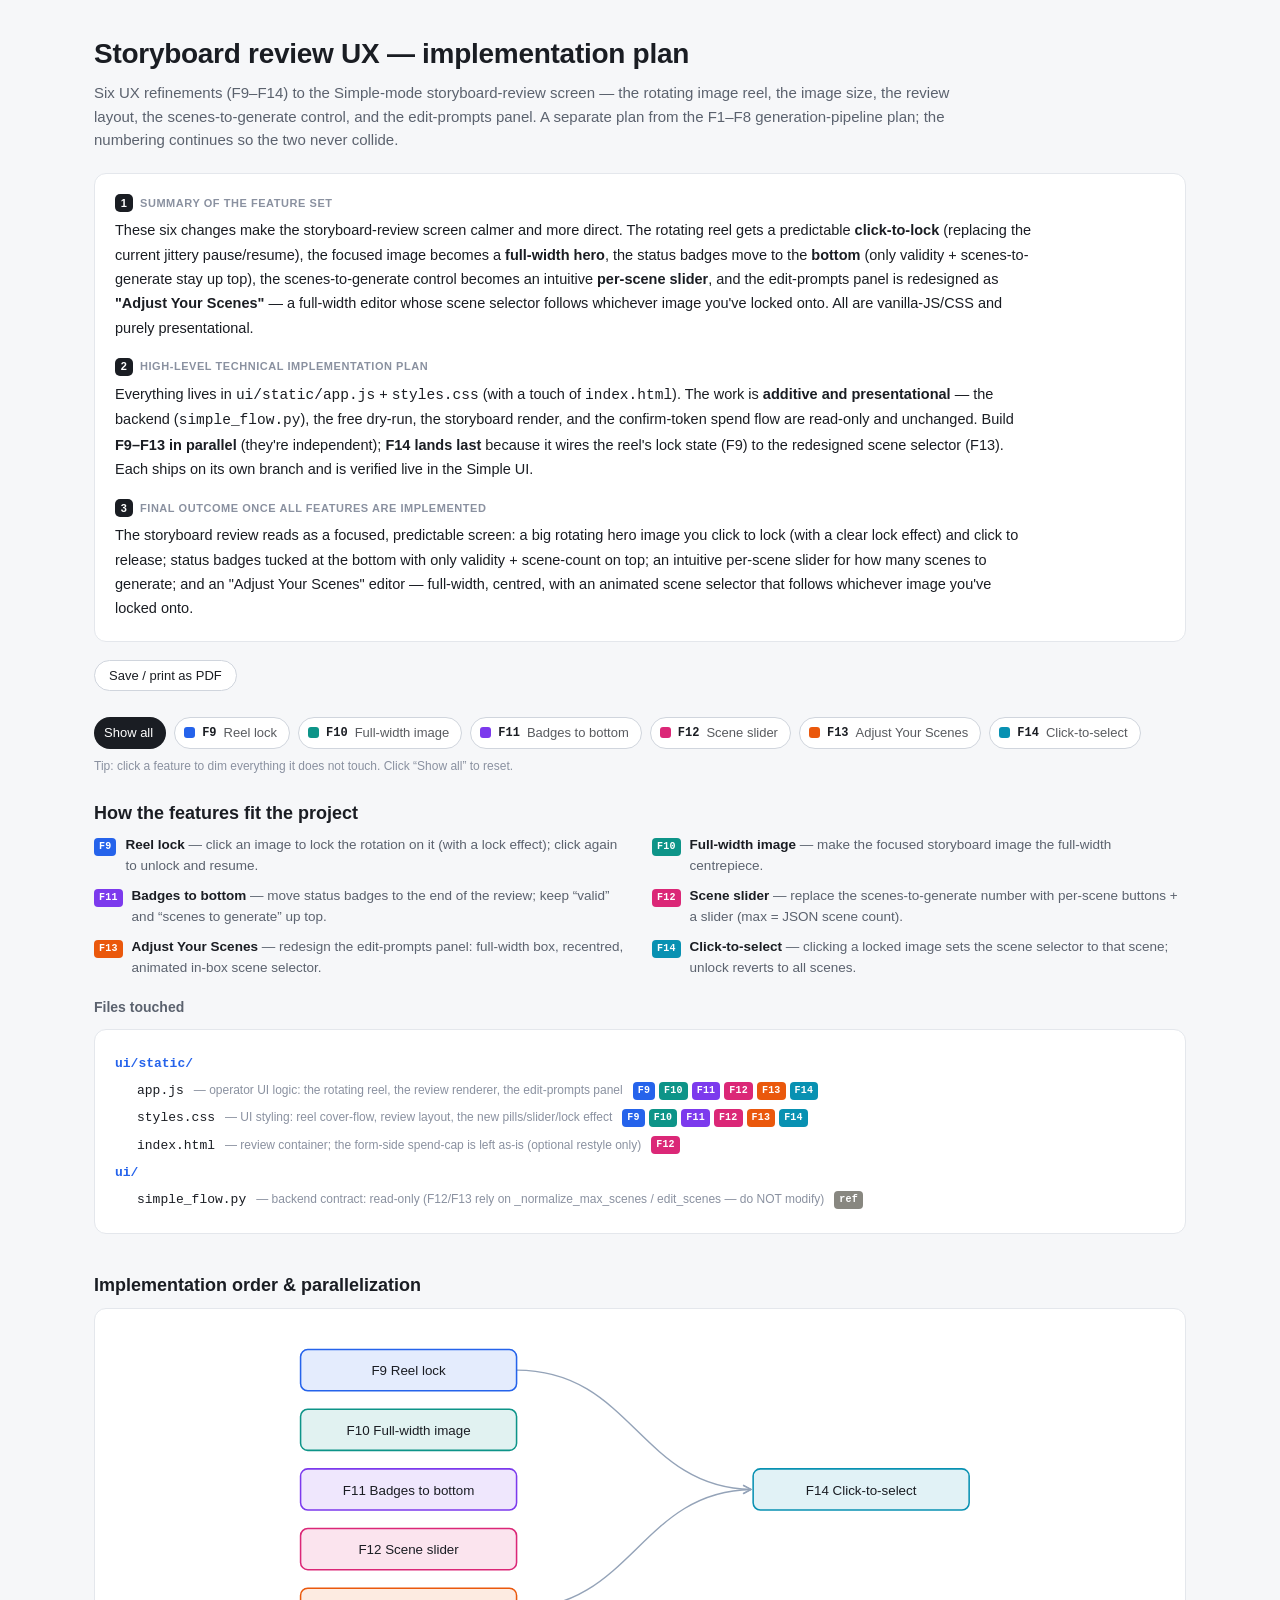
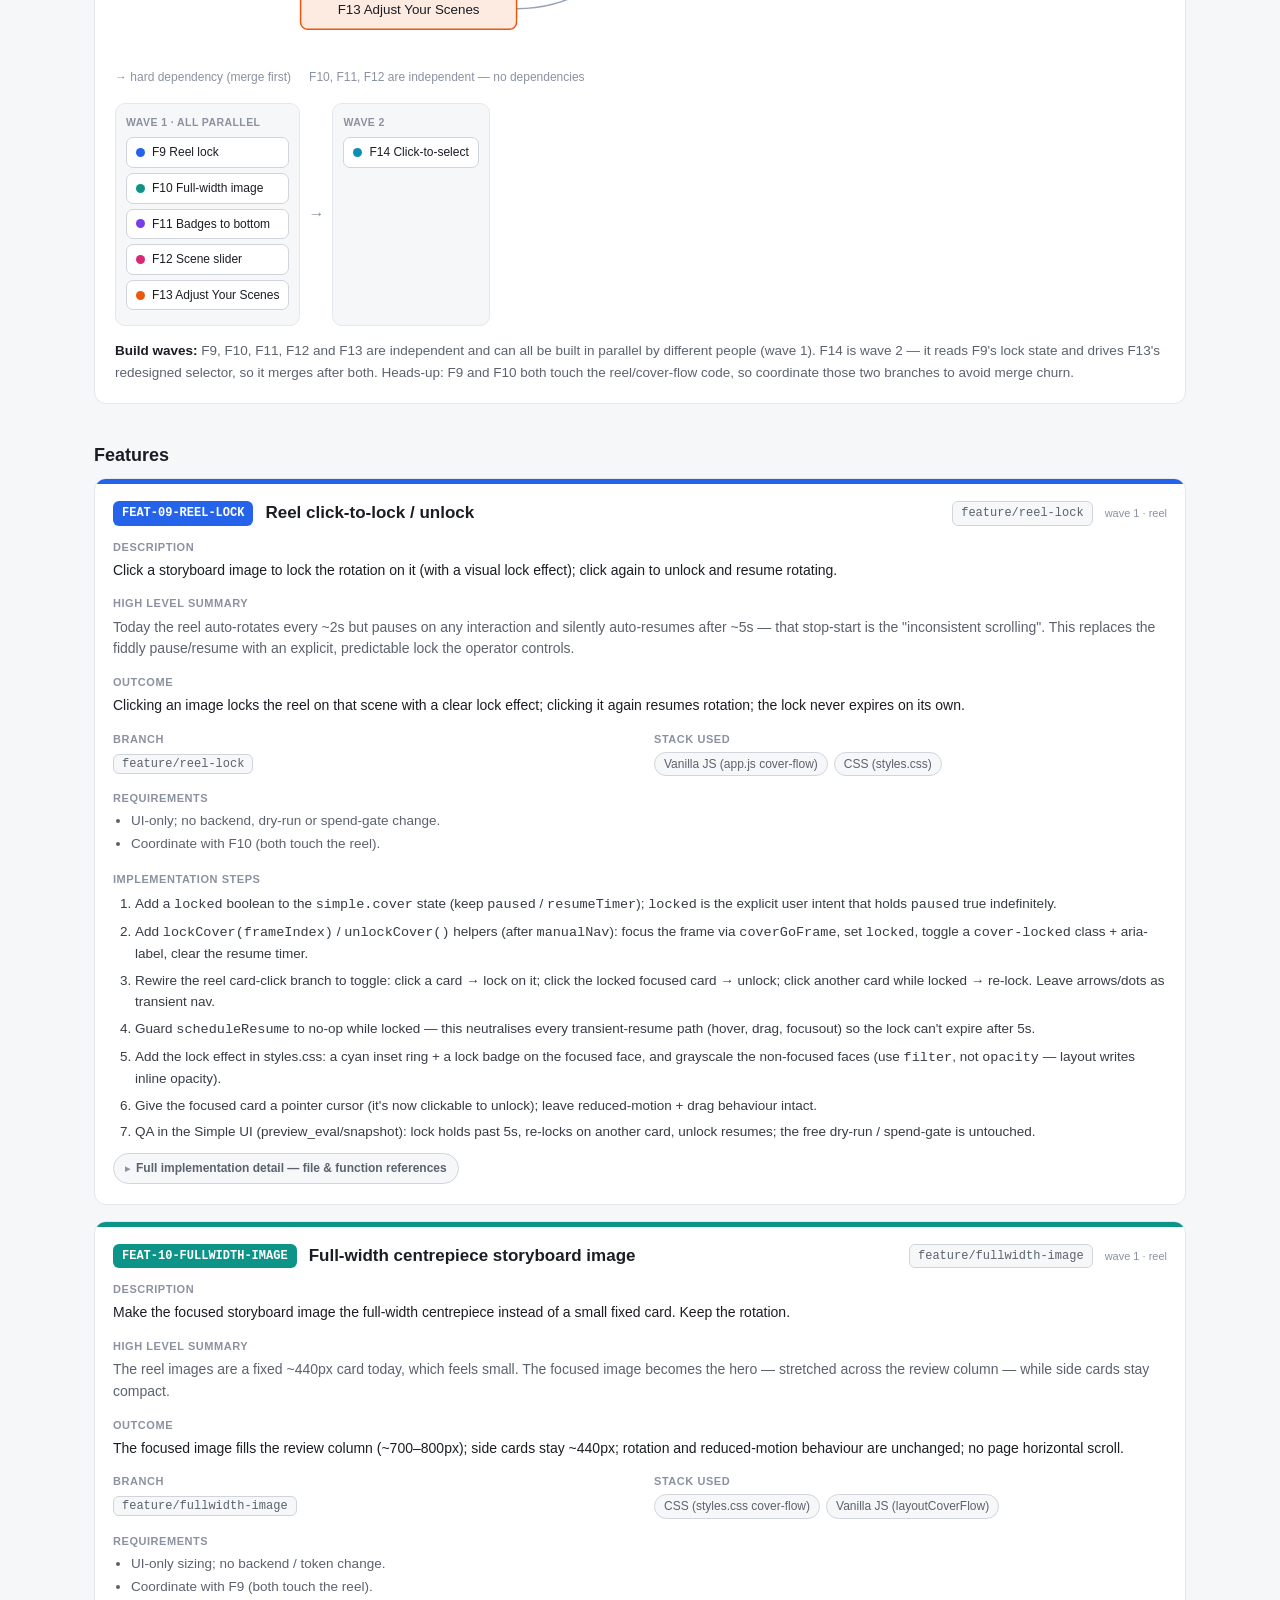
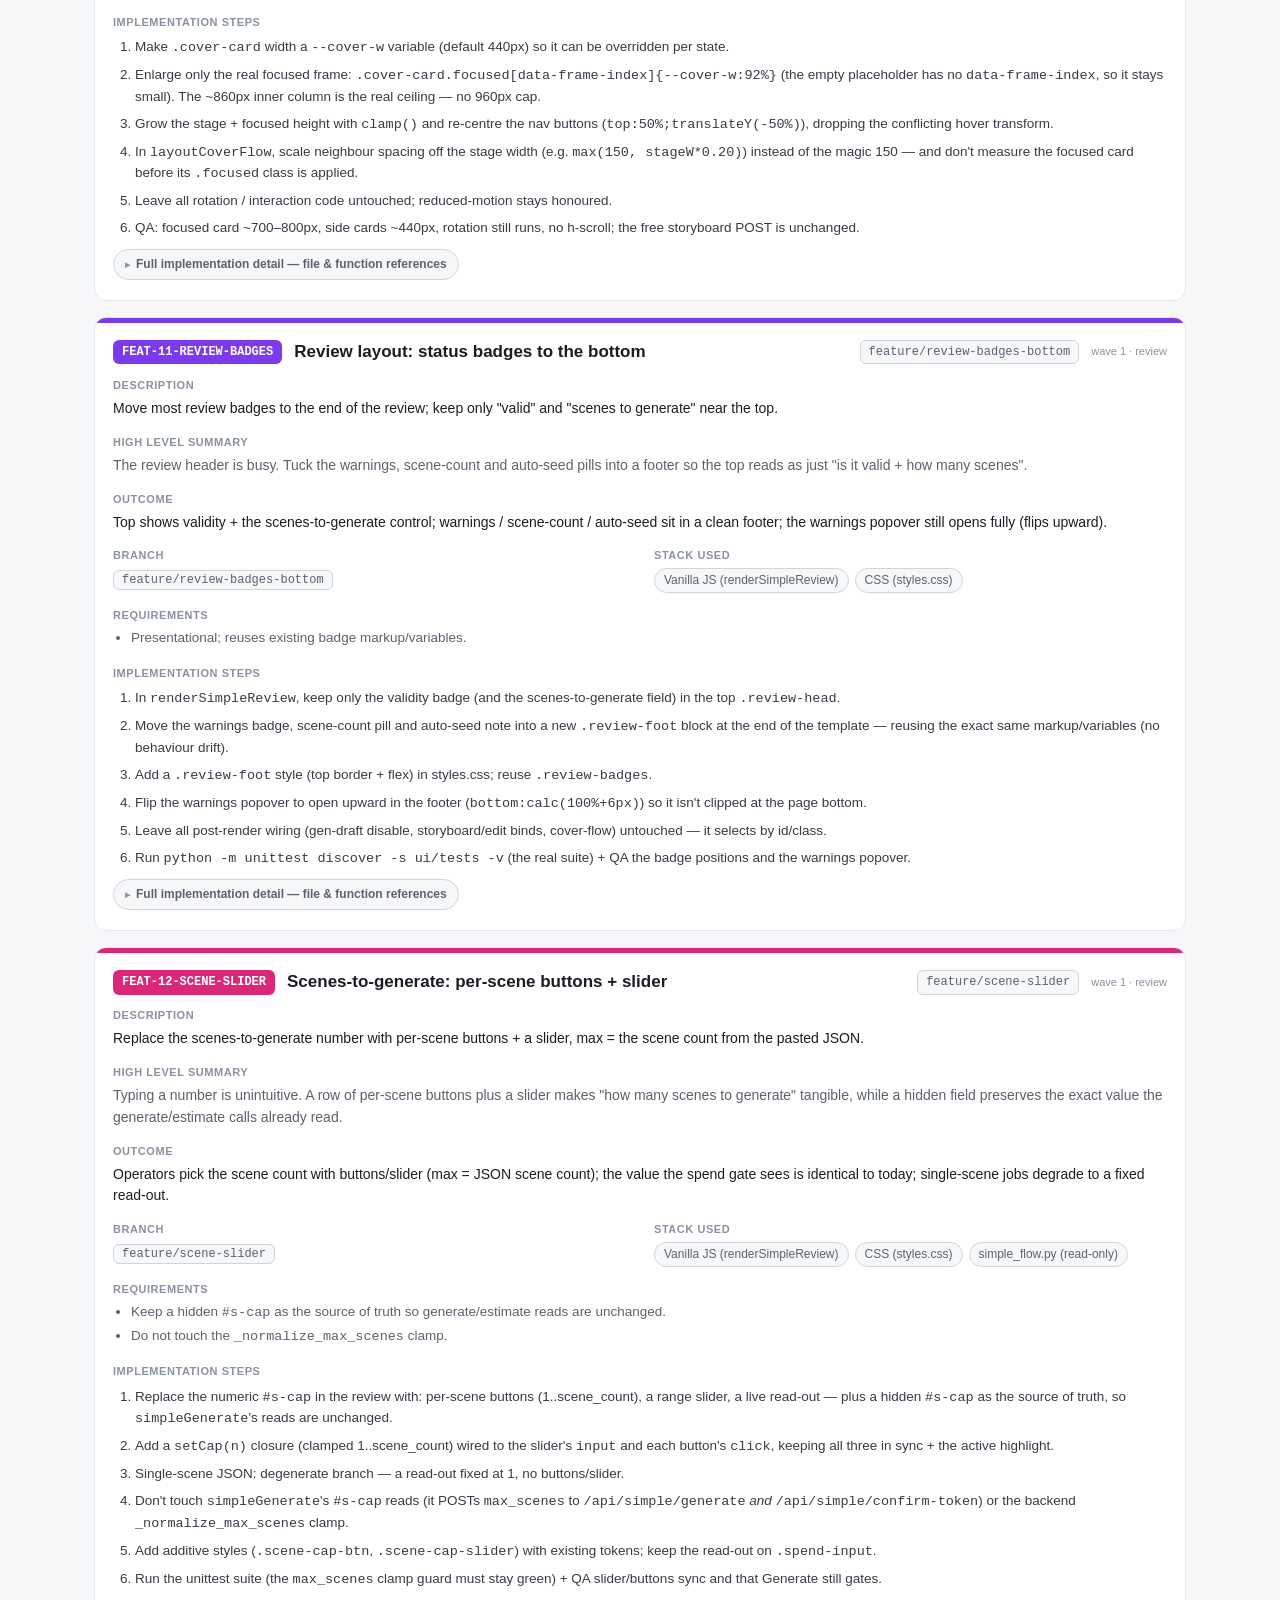
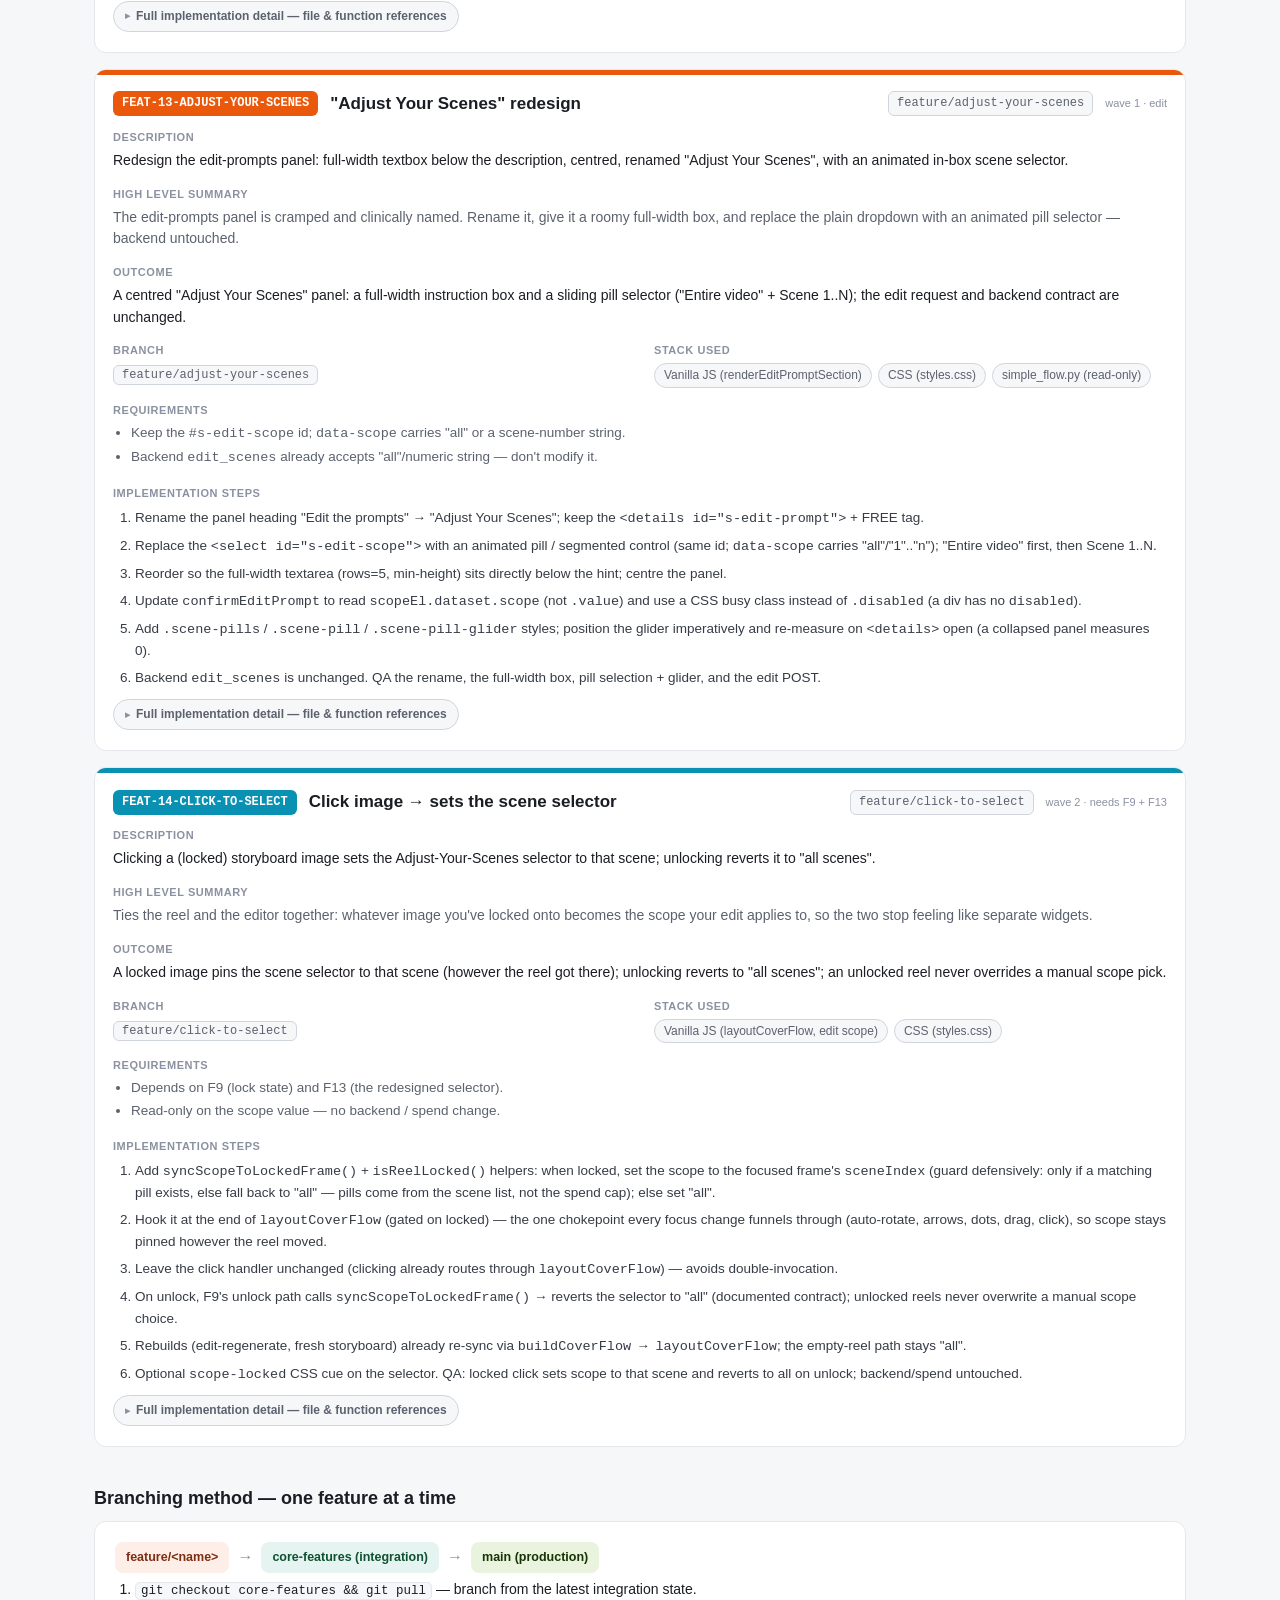
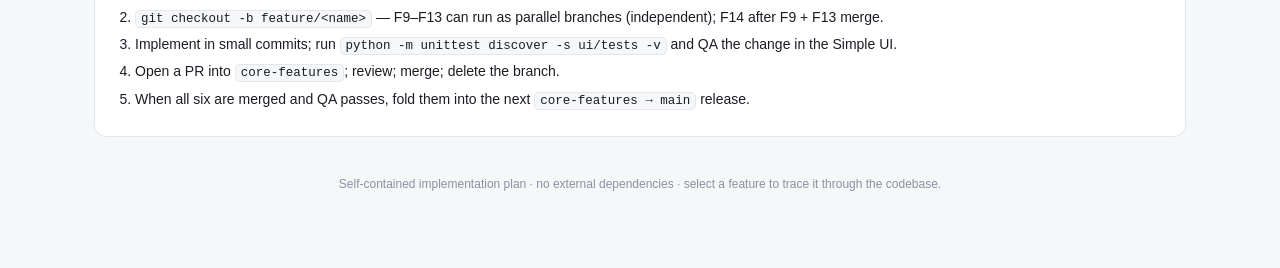
<file: docs/plans/storyboard-review-ux-plan.html>
<!DOCTYPE html>
<html lang="en">
<head>
<meta charset="utf-8">
<meta name="viewport" content="width=device-width, initial-scale=1">
<title>Storyboard Review UX — Implementation Plan</title>
<style>
  :root{
    --bg:#f6f7f9;--surface:#fff;--line:#e4e7ec;--line2:#d0d5dd;
    --ink:#1a1d23;--ink2:#363c46;--muted:#5b626e;--faint:#8a91a0;--radius:12px;--radius-sm:8px;
    --font:-apple-system,BlinkMacSystemFont,"Segoe UI",Roboto,Helvetica,Arial,sans-serif;
    --mono:ui-monospace,SFMono-Regular,Menlo,Consolas,monospace;
  }
  *{box-sizing:border-box}
  html,body{margin:0;background:var(--bg);color:var(--ink);font-family:var(--font);line-height:1.55}
  .page{max-width:1140px;margin:0 auto;padding:32px 24px 80px}
  h1{font-size:28px;font-weight:650;margin:0 0 6px;letter-spacing:-.01em}
  h2{font-size:18px;font-weight:600;margin:0 0 8px}
  h3{font-size:14px;font-weight:600;margin:18px 0 10px;color:var(--muted)}
  p{margin:0}
  .lead{color:var(--muted);font-size:15px;max-width:880px}
  .toolbar{display:flex;gap:10px;margin:18px 0 26px}
  .btn{border:1px solid var(--line2);background:var(--surface);color:var(--ink);border-radius:999px;padding:7px 14px;font-size:13px;cursor:pointer;font-family:var(--font)}
  .btn:hover{border-color:var(--faint)}
  .section{margin:0 0 38px}
  .panel{background:var(--surface);border:1px solid var(--line);border-radius:var(--radius);padding:20px}
  .overview{display:grid;grid-template-columns:1fr;gap:18px;margin:22px 0 0}
  .ob .ok{font-size:11px;font-weight:700;letter-spacing:.05em;text-transform:uppercase;color:var(--faint);margin:0 0 6px;display:flex;align-items:center;gap:7px}
  .ob .ok .n{width:18px;height:18px;border-radius:5px;background:var(--ink);color:#fff;display:inline-flex;align-items:center;justify-content:center;font-size:11px;font-weight:700}
  .ob p{font-size:14.5px;color:var(--ink);line-height:1.68;max-width:920px}
  .board{--cF9:#2563eb;--cF10:#0d9488;--cF11:#7c3aed;--cF12:#db2777;--cF13:#ea580c;--cF14:#0891b2}
  .r{position:absolute;width:1px;height:1px;opacity:0;pointer-events:none}
  .legend{display:flex;flex-wrap:wrap;gap:8px;margin:0 0 6px}
  .lchip{display:inline-flex;align-items:center;gap:7px;border:1px solid var(--line2);background:var(--surface);border-radius:999px;padding:5px 12px 5px 9px;font-size:13px;cursor:pointer;user-select:none;color:var(--ink)}
  .lchip:hover{border-color:var(--faint)}
  .lchip b{font-family:var(--mono);font-size:12px}
  .lchip .ltag{opacity:.72}
  .sw{width:11px;height:11px;border-radius:3px;flex:0 0 auto}
  .hint{font-size:12px;color:var(--faint);margin:8px 0 0}
  .glance{display:grid;grid-template-columns:1fr 1fr;gap:9px 24px;margin:0 0 6px}
  .grow{display:flex;gap:9px;align-items:baseline;font-size:13.5px;color:var(--muted);transition:opacity .15s}
  .grow b{color:var(--ink);font-weight:600}
  .ftag{font-family:var(--mono);font-size:10px;font-weight:700;color:#fff;border-radius:4px;padding:1px 5px;flex:0 0 auto;line-height:1.6;letter-spacing:.02em}
  .tree{font-family:var(--mono);font-size:13px;line-height:2.1;overflow-x:auto}
  .trow{display:flex;align-items:center;gap:10px;white-space:nowrap;transition:opacity .15s}
  .trow .dir{color:#2563eb;font-weight:600}
  .trow .role{font-family:var(--font);font-size:12px;color:var(--faint)}
  .ftags{display:flex;gap:4px;flex-wrap:wrap}
  .dep{width:100%;height:auto;display:block;max-width:720px;margin:0 auto}
  .waves{font-size:13.5px;color:var(--muted);margin:14px 0 0;line-height:1.6}
  .waves b{color:var(--ink)}
  .deplegend{display:flex;flex-wrap:wrap;gap:18px;font-size:12px;color:var(--faint);margin:10px 0 0}
  .lanes{display:flex;gap:8px;align-items:center;flex-wrap:wrap;margin:16px 0 4px}
  .lane{border:1px solid var(--line);border-radius:10px;padding:10px;background:var(--bg);align-self:stretch;min-width:150px}
  .lh{font-size:10.5px;font-weight:700;text-transform:uppercase;letter-spacing:.04em;color:var(--faint);margin:0 0 7px}
  .wchip{display:flex;align-items:center;gap:7px;font-size:12px;background:var(--surface);border:1px solid var(--line2);border-radius:7px;padding:5px 9px;margin:5px 0;color:var(--ink)}
  .wchip i{width:9px;height:9px;border-radius:50%;flex:0 0 auto}
  .larrow{color:var(--faint);font-size:16px;flex:0 0 auto}
  .fcard{background:var(--surface);border:1px solid var(--line);border-radius:var(--radius);overflow:hidden;margin:0 0 16px;transition:opacity .15s}
  .fbar{height:5px}
  .fhead{display:flex;align-items:center;gap:12px;flex-wrap:wrap;padding:16px 18px 4px}
  .fcode{font-family:var(--mono);font-size:12px;font-weight:600;color:#fff;border-radius:6px;padding:3px 9px}
  .ftitle{font-size:17px;font-weight:600;flex:1;min-width:200px}
  .fbranch{font-family:var(--mono);font-size:12px;background:var(--bg);border:1px solid var(--line2);border-radius:6px;padding:2px 8px;color:var(--muted)}
  .fphase{font-size:11px;color:var(--faint)}
  .fbody{padding:8px 18px 20px;display:grid;grid-template-columns:1fr 1fr;gap:14px 28px}
  .full{grid-column:1 / -1}
  .k{font-size:11px;font-weight:700;letter-spacing:.05em;text-transform:uppercase;color:var(--faint);margin:0 0 4px}
  .v{font-size:14px}
  .v.muted{color:var(--muted)}
  ul.req{margin:4px 0 0;padding-left:18px}
  ul.req li{font-size:13.5px;color:var(--muted);margin:2px 0}
  ol.steps{margin:6px 0 0;padding-left:22px}
  ol.steps li{font-size:13.5px;color:var(--ink2);margin:6px 0;line-height:1.55}
  details.detail{margin:10px 0 0}
  details.detail summary{font-size:12px;font-weight:600;color:var(--muted);cursor:pointer;list-style:none;display:inline-flex;align-items:center;gap:6px;padding:5px 11px;border:1px solid var(--line2);border-radius:999px;background:var(--bg)}
  details.detail summary::-webkit-details-marker{display:none}
  details.detail summary::before{content:"\25B8";font-size:10px;color:var(--faint)}
  details.detail[open] summary::before{content:"\25BE"}
  details.detail[open] summary{margin-bottom:6px}
  ol.dsteps{margin:8px 0 2px;padding-left:22px}
  ol.dsteps li{font-size:12.5px;color:var(--muted);margin:9px 0;line-height:1.55}
  .tags2{display:flex;flex-wrap:wrap;gap:6px;margin-top:4px}
  .tag{font-size:12px;background:var(--bg);border:1px solid var(--line2);border-radius:999px;padding:2px 9px;color:var(--muted)}
  .git ol{margin:6px 0 0;padding-left:20px}
  .git li{font-size:14px;margin:5px 0}
  .git code{font-family:var(--mono);font-size:12.5px;background:var(--bg);border:1px solid var(--line);border-radius:5px;padding:1px 5px}
  .flowline{display:flex;align-items:center;gap:8px;flex-wrap:wrap;margin:0 0 6px}
  .flowbox{border-radius:8px;padding:6px 11px;font-weight:600;font-size:12.5px}
  .foot{color:var(--faint);font-size:12px;margin-top:30px;text-align:center}
  #all:checked ~ .legend label[for="all"]{background:var(--ink);color:#fff;border-color:transparent}
  #r-F9:checked ~ .legend label[for="r-F9"]{background:var(--cF9);color:#fff;border-color:transparent}
  #r-F10:checked ~ .legend label[for="r-F10"]{background:var(--cF10);color:#fff;border-color:transparent}
  #r-F11:checked ~ .legend label[for="r-F11"]{background:var(--cF11);color:#fff;border-color:transparent}
  #r-F12:checked ~ .legend label[for="r-F12"]{background:var(--cF12);color:#fff;border-color:transparent}
  #r-F13:checked ~ .legend label[for="r-F13"]{background:var(--cF13);color:#fff;border-color:transparent}
  #r-F14:checked ~ .legend label[for="r-F14"]{background:var(--cF14);color:#fff;border-color:transparent}
  #r-F9:checked ~ .wrap .dimmable:not([data-feat~="F9"]){opacity:.16}
  #r-F10:checked ~ .wrap .dimmable:not([data-feat~="F10"]){opacity:.16}
  #r-F11:checked ~ .wrap .dimmable:not([data-feat~="F11"]){opacity:.16}
  #r-F12:checked ~ .wrap .dimmable:not([data-feat~="F12"]){opacity:.16}
  #r-F13:checked ~ .wrap .dimmable:not([data-feat~="F13"]){opacity:.16}
  #r-F14:checked ~ .wrap .dimmable:not([data-feat~="F14"]){opacity:.16}
  @media (max-width:720px){.fbody,.glance{grid-template-columns:1fr}}
  @media print{.toolbar,.legend,.hint{display:none}body{background:#fff}.fcard,.panel{break-inside:avoid}.dimmable{opacity:1 !important}}
</style>
</head>
<body>
<div class="page">
  <h1>Storyboard review UX — implementation plan</h1>
  <p class="lead">Six UX refinements (F9–F14) to the Simple-mode storyboard-review screen — the rotating image reel, the image size, the review layout, the scenes-to-generate control, and the edit-prompts panel. A separate plan from the F1–F8 generation-pipeline plan; the numbering continues so the two never collide.</p>

  <div class="section overview">
    <div class="panel">
      <div class="ob" style="margin:0 0 18px">
        <div class="ok"><span class="n">1</span>Summary of the feature set</div>
        <p>These six changes make the storyboard-review screen calmer and more direct. The rotating reel gets a predictable <b>click-to-lock</b> (replacing the current jittery pause/resume), the focused image becomes a <b>full-width hero</b>, the status badges move to the <b>bottom</b> (only validity + scenes-to-generate stay up top), the scenes-to-generate control becomes an intuitive <b>per-scene slider</b>, and the edit-prompts panel is redesigned as <b>"Adjust Your Scenes"</b> — a full-width editor whose scene selector follows whichever image you've locked onto. All are vanilla-JS/CSS and purely presentational.</p>
      </div>
      <div class="ob" style="margin:0 0 18px">
        <div class="ok"><span class="n">2</span>High-level technical implementation plan</div>
        <p>Everything lives in <code style="font-family:var(--mono)">ui/static/app.js</code> + <code style="font-family:var(--mono)">styles.css</code> (with a touch of <code style="font-family:var(--mono)">index.html</code>). The work is <b>additive and presentational</b> — the backend (<code style="font-family:var(--mono)">simple_flow.py</code>), the free dry-run, the storyboard render, and the confirm-token spend flow are read-only and unchanged. Build <b>F9–F13 in parallel</b> (they're independent); <b>F14 lands last</b> because it wires the reel's lock state (F9) to the redesigned scene selector (F13). Each ships on its own branch and is verified live in the Simple UI.</p>
      </div>
      <div class="ob">
        <div class="ok"><span class="n">3</span>Final outcome once all features are implemented</div>
        <p>The storyboard review reads as a focused, predictable screen: a big rotating hero image you click to lock (with a clear lock effect) and click to release; status badges tucked at the bottom with only validity + scene-count on top; an intuitive per-scene slider for how many scenes to generate; and an "Adjust Your Scenes" editor — full-width, centred, with an animated scene selector that follows whichever image you've locked onto.</p>
      </div>
    </div>
  </div>

  <div class="toolbar"><button class="btn" onclick="window.print()">Save / print as PDF</button></div>

  <div class="board">
    <input class="r" type="radio" name="feat" id="all" checked>
    <input class="r" type="radio" name="feat" id="r-F9">
    <input class="r" type="radio" name="feat" id="r-F10">
    <input class="r" type="radio" name="feat" id="r-F11">
    <input class="r" type="radio" name="feat" id="r-F12">
    <input class="r" type="radio" name="feat" id="r-F13">
    <input class="r" type="radio" name="feat" id="r-F14">

    <div class="legend">
      <label class="lchip" for="all">Show all</label>
      <label class="lchip" for="r-F9"><span class="sw" style="background:#2563eb"></span><b>F9</b><span class="ltag">Reel lock</span></label>
      <label class="lchip" for="r-F10"><span class="sw" style="background:#0d9488"></span><b>F10</b><span class="ltag">Full-width image</span></label>
      <label class="lchip" for="r-F11"><span class="sw" style="background:#7c3aed"></span><b>F11</b><span class="ltag">Badges to bottom</span></label>
      <label class="lchip" for="r-F12"><span class="sw" style="background:#db2777"></span><b>F12</b><span class="ltag">Scene slider</span></label>
      <label class="lchip" for="r-F13"><span class="sw" style="background:#ea580c"></span><b>F13</b><span class="ltag">Adjust Your Scenes</span></label>
      <label class="lchip" for="r-F14"><span class="sw" style="background:#0891b2"></span><b>F14</b><span class="ltag">Click-to-select</span></label>
    </div>
    <p class="hint">Tip: click a feature to dim everything it does not touch. Click “Show all” to reset.</p>

    <div class="wrap">

      <div class="section" style="margin-top:24px">
        <h2>How the features fit the project</h2>
        <div class="glance">
          <div class="grow dimmable" data-feat="F9"><span class="ftag" style="background:#2563eb">F9</span><span><b>Reel lock</b> — click an image to lock the rotation on it (with a lock effect); click again to unlock and resume.</span></div>
          <div class="grow dimmable" data-feat="F10"><span class="ftag" style="background:#0d9488">F10</span><span><b>Full-width image</b> — make the focused storyboard image the full-width centrepiece.</span></div>
          <div class="grow dimmable" data-feat="F11"><span class="ftag" style="background:#7c3aed">F11</span><span><b>Badges to bottom</b> — move status badges to the end of the review; keep “valid” and “scenes to generate” up top.</span></div>
          <div class="grow dimmable" data-feat="F12"><span class="ftag" style="background:#db2777">F12</span><span><b>Scene slider</b> — replace the scenes-to-generate number with per-scene buttons + a slider (max = JSON scene count).</span></div>
          <div class="grow dimmable" data-feat="F13"><span class="ftag" style="background:#ea580c">F13</span><span><b>Adjust Your Scenes</b> — redesign the edit-prompts panel: full-width box, recentred, animated in-box scene selector.</span></div>
          <div class="grow dimmable" data-feat="F14"><span class="ftag" style="background:#0891b2">F14</span><span><b>Click-to-select</b> — clicking a locked image sets the scene selector to that scene; unlock reverts to all scenes.</span></div>
        </div>

        <h3>Files touched</h3>
        <div class="panel tree">
          <div class="trow"><span class="dir">ui/static/</span></div>
          <div class="trow dimmable" data-feat="F9 F10 F11 F12 F13 F14" style="padding-left:22px"><span>app.js</span><span class="role">— operator UI logic: the rotating reel, the review renderer, the edit-prompts panel</span><span class="ftags"><span class="ftag" style="background:#2563eb">F9</span><span class="ftag" style="background:#0d9488">F10</span><span class="ftag" style="background:#7c3aed">F11</span><span class="ftag" style="background:#db2777">F12</span><span class="ftag" style="background:#ea580c">F13</span><span class="ftag" style="background:#0891b2">F14</span></span></div>
          <div class="trow dimmable" data-feat="F9 F10 F11 F12 F13 F14" style="padding-left:22px"><span>styles.css</span><span class="role">— UI styling: reel cover-flow, review layout, the new pills/slider/lock effect</span><span class="ftags"><span class="ftag" style="background:#2563eb">F9</span><span class="ftag" style="background:#0d9488">F10</span><span class="ftag" style="background:#7c3aed">F11</span><span class="ftag" style="background:#db2777">F12</span><span class="ftag" style="background:#ea580c">F13</span><span class="ftag" style="background:#0891b2">F14</span></span></div>
          <div class="trow dimmable" data-feat="F12" style="padding-left:22px"><span>index.html</span><span class="role">— review container; the form-side spend-cap is left as-is (optional restyle only)</span><span class="ftags"><span class="ftag" style="background:#db2777">F12</span></span></div>
          <div class="trow"><span class="dir">ui/</span></div>
          <div class="trow dimmable" data-feat="F12 F13" style="padding-left:22px"><span>simple_flow.py</span><span class="role">— backend contract: read-only (F12/F13 rely on _normalize_max_scenes / edit_scenes — do NOT modify)</span><span class="ftags"><span class="ftag" style="background:#888780">ref</span></span></div>
        </div>
      </div>

      <div class="section">
        <h2>Implementation order &amp; parallelization</h2>
        <div class="panel">
          <svg class="dep" viewBox="0 0 700 320" xmlns="http://www.w3.org/2000/svg" role="img" aria-label="Dependency graph: F14 depends on F9 and F13; F10, F11 and F12 are independent.">
            <defs><marker id="ah" viewBox="0 0 10 10" refX="8.5" refY="5" markerWidth="7" markerHeight="7" orient="auto-start-reverse"><path d="M1,1 L8.5,5 L1,9" fill="none" stroke="#94a3b8" stroke-width="1.3" stroke-linecap="round" stroke-linejoin="round"/></marker></defs>
            <path d="M230,40 C342,40 350,154 458,156" fill="none" stroke="#94a3b8" stroke-width="1.4" marker-end="url(#ah)"/>
            <path d="M230,272 C342,272 350,158 458,156" fill="none" stroke="#94a3b8" stroke-width="1.4" marker-end="url(#ah)"/>
            <g><rect x="20" y="20" width="210" height="40" rx="7" fill="#2563eb" fill-opacity="0.12" stroke="#2563eb" stroke-width="1.5"/><text x="125" y="45" text-anchor="middle" font-size="13" font-family="sans-serif" fill="#1a1d23">F9  Reel lock</text></g>
            <g><rect x="20" y="78" width="210" height="40" rx="7" fill="#0d9488" fill-opacity="0.12" stroke="#0d9488" stroke-width="1.5"/><text x="125" y="103" text-anchor="middle" font-size="13" font-family="sans-serif" fill="#1a1d23">F10  Full-width image</text></g>
            <g><rect x="20" y="136" width="210" height="40" rx="7" fill="#7c3aed" fill-opacity="0.12" stroke="#7c3aed" stroke-width="1.5"/><text x="125" y="161" text-anchor="middle" font-size="13" font-family="sans-serif" fill="#1a1d23">F11  Badges to bottom</text></g>
            <g><rect x="20" y="194" width="210" height="40" rx="7" fill="#db2777" fill-opacity="0.12" stroke="#db2777" stroke-width="1.5"/><text x="125" y="219" text-anchor="middle" font-size="13" font-family="sans-serif" fill="#1a1d23">F12  Scene slider</text></g>
            <g><rect x="20" y="252" width="210" height="40" rx="7" fill="#ea580c" fill-opacity="0.12" stroke="#ea580c" stroke-width="1.5"/><text x="125" y="277" text-anchor="middle" font-size="13" font-family="sans-serif" fill="#1a1d23">F13  Adjust Your Scenes</text></g>
            <g><rect x="460" y="136" width="210" height="40" rx="7" fill="#0891b2" fill-opacity="0.12" stroke="#0891b2" stroke-width="1.5"/><text x="565" y="161" text-anchor="middle" font-size="13" font-family="sans-serif" fill="#1a1d23">F14  Click-to-select</text></g>
          </svg>
          <div class="deplegend"><span>→ hard dependency (merge first)</span><span>F10, F11, F12 are independent — no dependencies</span></div>
          <div class="lanes">
            <div class="lane"><div class="lh">Wave 1 · all parallel</div><span class="wchip"><i style="background:#2563eb"></i>F9 Reel lock</span><span class="wchip"><i style="background:#0d9488"></i>F10 Full-width image</span><span class="wchip"><i style="background:#7c3aed"></i>F11 Badges to bottom</span><span class="wchip"><i style="background:#db2777"></i>F12 Scene slider</span><span class="wchip"><i style="background:#ea580c"></i>F13 Adjust Your Scenes</span></div>
            <div class="larrow">→</div>
            <div class="lane"><div class="lh">Wave 2</div><span class="wchip"><i style="background:#0891b2"></i>F14 Click-to-select</span></div>
          </div>
          <p class="waves"><b>Build waves:</b> F9, F10, F11, F12 and F13 are independent and can all be built in parallel by different people (wave 1). F14 is wave 2 — it reads F9's lock state and drives F13's redesigned selector, so it merges after both. Heads-up: F9 and F10 both touch the reel/cover-flow code, so coordinate those two branches to avoid merge churn.</p>
        </div>
      </div>

      <div class="section">
        <h2>Features</h2>

        <div class="fcard dimmable" data-feat="F9"><div class="fbar" style="background:#2563eb"></div>
          <div class="fhead"><span class="fcode" style="background:#2563eb">FEAT-09-REEL-LOCK</span><span class="ftitle">Reel click-to-lock / unlock</span><span class="fbranch">feature/reel-lock</span><span class="fphase">wave 1 · reel</span></div>
          <div class="fbody">
            <div class="full"><div class="k">Description</div><div class="v">Click a storyboard image to lock the rotation on it (with a visual lock effect); click again to unlock and resume rotating.</div></div>
            <div class="full"><div class="k">High level summary</div><div class="v muted">Today the reel auto-rotates every ~2s but pauses on any interaction and silently auto-resumes after ~5s — that stop-start is the "inconsistent scrolling". This replaces the fiddly pause/resume with an explicit, predictable lock the operator controls.</div></div>
            <div class="full"><div class="k">Outcome</div><div class="v">Clicking an image locks the reel on that scene with a clear lock effect; clicking it again resumes rotation; the lock never expires on its own.</div></div>
            <div><div class="k">Branch</div><div class="v"><span class="fbranch">feature/reel-lock</span></div></div>
            <div><div class="k">Stack used</div><div class="tags2"><span class="tag">Vanilla JS (app.js cover-flow)</span><span class="tag">CSS (styles.css)</span></div></div>
            <div class="full"><div class="k">Requirements</div><ul class="req"><li>UI-only; no backend, dry-run or spend-gate change.</li><li>Coordinate with F10 (both touch the reel).</li></ul></div>
            <div class="full"><div class="k">Implementation steps</div><ol class="steps">
              <li>Add a <code>locked</code> boolean to the <code>simple.cover</code> state (keep <code>paused</code> / <code>resumeTimer</code>); <code>locked</code> is the explicit user intent that holds <code>paused</code> true indefinitely.</li>
              <li>Add <code>lockCover(frameIndex)</code> / <code>unlockCover()</code> helpers (after <code>manualNav</code>): focus the frame via <code>coverGoFrame</code>, set <code>locked</code>, toggle a <code>cover-locked</code> class + aria-label, clear the resume timer.</li>
              <li>Rewire the reel card-click branch to toggle: click a card → lock on it; click the locked focused card → unlock; click another card while locked → re-lock. Leave arrows/dots as transient nav.</li>
              <li>Guard <code>scheduleResume</code> to no-op while locked — this neutralises every transient-resume path (hover, drag, focusout) so the lock can't expire after 5s.</li>
              <li>Add the lock effect in styles.css: a cyan inset ring + a lock badge on the focused face, and grayscale the non-focused faces (use <code>filter</code>, not <code>opacity</code> — layout writes inline opacity).</li>
              <li>Give the focused card a pointer cursor (it's now clickable to unlock); leave reduced-motion + drag behaviour intact.</li>
              <li>QA in the Simple UI (preview_eval/snapshot): lock holds past 5s, re-locks on another card, unlock resumes; the free dry-run / spend-gate is untouched.</li>
            </ol><details class="detail"><summary>Full implementation detail — file &amp; function references</summary><ol class="dsteps"><li>State + intent (app.js). Extend the `simple.cover` state object (defined at lines 989-1001, inside the top-level `simple` const at 980) with ONE additive boolean field `locked: false`. Keep ALL existing fields, including `paused` and `resumeTimer`: `paused` stays the mechanical &#x27;don&#x27;t auto-advance&#x27; flag the auto loop checks at line 1690 (`if (!simple.cover.paused) coverNext();`), and `locked` becomes the new explicit user intent that holds `paused` true indefinitely. Keep `resumeTimer` so `stopCoverFlow` (1694-1696) and `manualPause`/`scheduleResume` keep clearing it; we only stop *arming* it while locked. Do NOT touch the FREE storyboard render, spend-gate, or confirm-token flow — this is purely reel UX.</li><li>Add lock/unlock helpers (app.js, just after `manualNav` which ends at line 1721). Add `function lockCover(frameIndex){ if (frameIndex != null &amp;&amp; frameIndex !== simple.cover.index) coverGoFrame(frameIndex); simple.cover.locked = true; simple.cover.paused = true; if (simple.cover.resumeTimer){ clearTimeout(simple.cover.resumeTimer); simple.cover.resumeTimer = null; } const cf = $(&#x27;#s-coverflow&#x27;); if (cf){ cf.classList.add(&#x27;cover-locked&#x27;); const sc = (simple.cover.frames[simple.cover.index] || {}).sceneIndex || &#x27;&#x27;; cf.setAttribute(&#x27;aria-label&#x27;, &#x27;Storyboard preview reel (locked on scene &#x27; + sc + &#x27;)&#x27;); } if (typeof syncScopeToLockedFrame === &#x27;function&#x27;) syncScopeToLockedFrame(); }` and `function unlockCover(){ simple.cover.locked = false; const cf = $(&#x27;#s-coverflow&#x27;); if (cf){ cf.classList.remove(&#x27;cover-locked&#x27;); cf.setAttribute(&#x27;aria-label&#x27;, &#x27;Storyboard preview reel&#x27;); } scheduleResume(); if (typeof syncScopeToLockedFrame === &#x27;function&#x27;) syncScopeToLockedFrame(); }`. These reuse `coverGoFrame` (1664, which already calls `layoutCoverFlow`) and `scheduleResume` (1707) so the rotation engine is untouched. Note the `|| {}` guard so the aria-label is safe even if `frames[index]` is momentarily absent. Both helpers END with a `typeof`-guarded `syncScopeToLockedFrame()` call (the F14 hook): `lockCover` sets `locked = true` BEFORE that call, so the INITIAL lock syncs the edit-scope selector even though `coverGoFrame`→`layoutCoverFlow` already ran while still unlocked; `unlockCover` calls it after clearing `locked`, resetting the selector to &#x27;all&#x27;. The `typeof` guard keeps both harmless before F14 lands.</li><li>Rewire the card-click branch to toggle the lock (app.js, delegated `click` handler at lines 1725-1736). Today the card branch (1730-1735) is: `const card = e.target.closest(&#x27;[data-frame-index]&#x27;); if (card &amp;&amp; card.closest(&#x27;#s-cover-stage&#x27;)) { const frameIndex = parseInt(card.dataset.frameIndex,10); if (frameIndex !== simple.cover.index) manualNav(() =&gt; coverGoFrame(frameIndex)); return; }`. Replace ONLY that branch body with toggle logic: `const frameIndex = parseInt(card.dataset.frameIndex,10); if (simple.cover.locked &amp;&amp; frameIndex === simple.cover.index) { unlockCover(); } else { lockCover(frameIndex); } return;`. This gives &#x27;click image -&gt; lock on that scene&#x27;, &#x27;click the locked focused image again -&gt; unlock&#x27;, and &#x27;click a different card while locked -&gt; re-lock on the new scene&#x27;. Leave the next/prev branches (1726-1727) and the dot branch (1728-1729) as `manualNav(...)` so arrows/dots stay transient nav. coverShift/coverNext are unchanged.</li><li>Stop the old idle-resume from expiring the lock, additively (app.js). In `scheduleResume` (1707-1714) add a guard as the FIRST statement: `if (simple.cover.locked) { simple.cover.paused = true; return; }` — so it never re-arms the 5s timer while locked. The hover handlers in `bindCoverHoverPause` (1561-1568) need NO change: `mouseenter -&gt; manualPause()` only sets `paused` (already true when locked), and `mouseleave -&gt; scheduleResume()` (guarded by `!simple.cover.drag` at line 1566) is now a no-op while locked because of this guard, so hovering a locked reel can never silently resume it. Keep `COVER_AUTO_MS`/`COVER_RESUME_MS` (1468-1469); `COVER_RESUME_MS` now only governs the transient pause after non-lock nav (arrows/dots/drag), which is the intended &#x27;keep rotating&#x27; fallback.</li><li>Reduced-motion + drag + keyboard consistency (app.js). (a) `startCoverFlow` (1684-1692) already early-returns for `&lt;= 1` frame (1686) and `prefersReducedMotion()` (1687); no change. The setInterval (1689-1691) only checks `paused`, so a locked reel (paused=true) stays put — confirm only. (b) Pointer-drag handlers (pointerdown 1756-1761, pointermove 1762-1771, pointerup 1772-1779): the `pointerup` resume at 1772-1779 already calls `scheduleResume()` only when not hovering; since step 4 makes `scheduleResume` a no-op while locked, a drag-release on a locked reel will NOT silently resume — leave pointerup as-is (belt-and-braces) and do NOT make drag clear `locked`. Add a one-line comment that drag may visually spin a locked reel but lock intent persists until the user clicks. (c) Keyboard arrows (keydown handler 1747-1752) keep using `manualNav` (transient) — they are nav, not lock; no change.</li><li>Visual lock effect (styles.css, additive, near the `.cover-card` block at lines 584-604). Add: `.coverflow.cover-locked .cover-card.focused .cover-face { border-color: var(--border-bright); box-shadow: 0 22px 70px rgba(0,0,0,.55), 0 0 30px rgba(0,229,255,.14), inset 0 0 0 2px var(--cyan); }` to reuse the existing focused ring (defined 600-603) plus a 2px cyan inset, and a lock-badge pseudo-element: `.coverflow.cover-locked .cover-card.focused .cover-face::after { content:&#x27;\1F512&#x27;; position:absolute; top:8px; right:10px; z-index:3; font-size:13px; background:rgba(3,7,20,.6); border:1px solid var(--border-bright); border-radius:999px; padding:2px 7px; }`. To dim non-focused cards while locked, use `filter` NOT `opacity` — `layoutCoverFlow` (line 1594) writes `card.style.opacity` inline every layout pass, so a CSS `opacity` rule would be overwritten: `.coverflow.cover-locked .cover-card:not(.focused) .cover-face { filter: grayscale(.4); }`. Use only existing ocean/cyan tokens (var(--cyan), var(--border-bright)) confirmed at styles.css lines 14 and 17.</li><li>Cursor + affordance polish (styles.css). The base `.cover-card { cursor: pointer; }` is at line 587 and `.cover-card.focused { cursor: default; }` at line 591. Since the focused card is now clickable (to lock or unlock), make it invite the toggle: add `.coverflow:not(.cover-locked) .cover-card.focused { cursor: pointer; }` and `.coverflow.cover-locked .cover-card.focused { cursor: pointer; }`. These higher-specificity rules override line 591 without removing it; side cards keep the inherited pointer from line 587. Cosmetic and additive; no JS dependency.</li><li>Test + Simple-UI QA. No JS unit harness exists for the reel (browser-only vanilla JS), so verify by running the operator UI: `python ui/server.py` (stdlib, port 8765 per project memory). Reach the Simple-mode REVIEW screen (`renderSimpleReview`, line 1150) and run a FREE storyboard render so `simple.cover.frames` populates and `buildCoverFlow()`+`startCoverFlow()` fire (lines 1224-1225). preview_screenshot TIMES OUT on this machine — use preview_eval / preview_snapshot only: (1) preview_snapshot to confirm auto-rotation (focused index changes over ~2s). (2) preview_eval `document.querySelector(&#x27;#s-cover-stage .cover-card:not(.focused)[data-frame-index]&#x27;).click()`, then read `simple.cover.locked` (expect true) and confirm `#s-coverflow` has class `cover-locked`; snapshot to see the lock badge/ring. (3) Wait &gt;5s, then preview_eval `simple.cover.index` twice to confirm it does NOT advance while locked (regression check on step 4). (4) preview_eval `document.querySelector(&#x27;#s-cover-stage .cover-card.focused&#x27;).click()`, confirm `simple.cover.locked===false` and rotation resumes. (5) Click a DIFFERENT side card while locked and confirm it re-locks on the new index (lock stays true, focus moves). (6) Test prefers-reduced-motion: lock/unlock still toggle class + state but no auto-rotate. (7) Regression: confirm the FREE dry-run / spend-gate is untouched — the &#x27;Scenes to generate&#x27; numeric input (#s-cap, line 1202) and Generate buttons (#s-gen-draft / #s-gen-hq, listeners at lines 1787-1788) still mint tokens exactly as before; no reel code was added to that path.</li></ol></details></div>
          </div>
        </div>

        <div class="fcard dimmable" data-feat="F10"><div class="fbar" style="background:#0d9488"></div>
          <div class="fhead"><span class="fcode" style="background:#0d9488">FEAT-10-FULLWIDTH-IMAGE</span><span class="ftitle">Full-width centrepiece storyboard image</span><span class="fbranch">feature/fullwidth-image</span><span class="fphase">wave 1 · reel</span></div>
          <div class="fbody">
            <div class="full"><div class="k">Description</div><div class="v">Make the focused storyboard image the full-width centrepiece instead of a small fixed card. Keep the rotation.</div></div>
            <div class="full"><div class="k">High level summary</div><div class="v muted">The reel images are a fixed ~440px card today, which feels small. The focused image becomes the hero — stretched across the review column — while side cards stay compact.</div></div>
            <div class="full"><div class="k">Outcome</div><div class="v">The focused image fills the review column (~700–800px); side cards stay ~440px; rotation and reduced-motion behaviour are unchanged; no page horizontal scroll.</div></div>
            <div><div class="k">Branch</div><div class="v"><span class="fbranch">feature/fullwidth-image</span></div></div>
            <div><div class="k">Stack used</div><div class="tags2"><span class="tag">CSS (styles.css cover-flow)</span><span class="tag">Vanilla JS (layoutCoverFlow)</span></div></div>
            <div class="full"><div class="k">Requirements</div><ul class="req"><li>UI-only sizing; no backend / token change.</li><li>Coordinate with F9 (both touch the reel).</li></ul></div>
            <div class="full"><div class="k">Implementation steps</div><ol class="steps">
              <li>Make <code>.cover-card</code> width a <code>--cover-w</code> variable (default 440px) so it can be overridden per state.</li>
              <li>Enlarge only the real focused frame: <code>.cover-card.focused[data-frame-index]{--cover-w:92%}</code> (the empty placeholder has no <code>data-frame-index</code>, so it stays small). The ~860px inner column is the real ceiling — no 960px cap.</li>
              <li>Grow the stage + focused height with <code>clamp()</code> and re-centre the nav buttons (<code>top:50%;translateY(-50%)</code>), dropping the conflicting hover transform.</li>
              <li>In <code>layoutCoverFlow</code>, scale neighbour spacing off the stage width (e.g. <code>max(150, stageW*0.20)</code>) instead of the magic 150 — and don't measure the focused card before its <code>.focused</code> class is applied.</li>
              <li>Leave all rotation / interaction code untouched; reduced-motion stays honoured.</li>
              <li>QA: focused card ~700–800px, side cards ~440px, rotation still runs, no h-scroll; the free storyboard POST is unchanged.</li>
            </ol><details class="detail"><summary>Full implementation detail — file &amp; function references</summary><ol class="dsteps"><li>Branch + scope. Create `feat/f10-fullwidth-centrepiece` off core-features. This is a UI-only sizing change: touch ONLY ui/static/styles.css and ui/static/app.js. Do NOT edit ui/server.py, ui/simple_flow.py, ui/storyboard.py, or any token/spend-gate code. The free storyboard render stays byte-for-byte: generateStoryboard() (app.js ~1275) POSTs /api/simple/storyboard with body {job_dir, images_per_scene} only — no image_tier, no confirm_token (verified lines 1286-1289) — and the spend-cap #s-cap numeric input + #s-gen-draft gating are out of scope. CONTEXT/CORRECTION: the reel sits in #s-review-body (injected by app.js renderSimpleReview at ~1192) inside .card.simple-card, and the real column is `.simple-col { width: min(920px, 96vw) }` (styles.css line 430) with `.simple-card { padding: 24px 30px }` (line 432). So the usable inner width is ≈860px MAX, never 960px — keep this ceiling in mind for the cap in step 3.</li><li>Add a width custom property on .cover-card (styles.css lines 584-590, currently `width: 440px; max-width: 78%; height: 248px`). Replace the literal width with a variable: add `--cover-w: 440px;` to the rule and set `width: var(--cover-w);`. Keep `max-width: 78%` as-is (it is the side-card bound). This is additive — the 440px default preserves current non-focused sizing. Do NOT change `.cover-card.focused { cursor: default; }` (line 591), `.cover-face` (592-603), or `.cover-img` (line 604, already `width:100%; height:100%; object-fit:cover`), so the focused image auto-fills whatever larger box it gets.</li><li>Add a focused-only enlargement rule in styles.css immediately after the existing `.cover-card.focused .cover-face` block (ends line 603), keeping it adjacent to the other focused styles. Because the placeholder shell (step 7) is also a `.cover-card.focused`, scope the rule to real frame cards using the attribute selector: `.cover-card.focused[data-frame-index] { --cover-w: 92%; }`. CORRECTION: do NOT cap at `min(960px, 92%)` — 960px exceeds the ~860px inner column so that arm is dead and misleading; 92% of the inner column (~790px on desktop) is the real upper bound and naturally never overflows the card. Real frame cards carry `data-frame-index` (set in buildCoverFlow line 1531); the empty placeholder (lines 1513-1519) does not, so it stays at the 440px default. layoutCoverFlow toggles `.focused` per card (line 1597), so the centrepiece grows/shrinks automatically as rotation moves focus — no JS state needed.</li><li>Grow the stage + focused-card height so the wider centrepiece keeps a sensible aspect ratio. In `.cover-stage` (styles.css 580-583) change `height: 320px` to `height: clamp(320px, 34vw, 460px)`. In `.cover-card` (584-590) change `height: 248px` to `height: var(--cover-h, 248px)`, and in the focused rule from step 3 also set `--cover-h: clamp(248px, 28vw, 380px);` (so the full focused rule is `.cover-card.focused[data-frame-index] { --cover-w: 92%; --cover-h: clamp(248px, 28vw, 380px); }`). Side cards keep the 248px default. Re-centre the nav buttons: `.cover-nav` (line 619) currently hard-codes `top: 140px` (half of the old 320) — change to `top: 50%; transform: translateY(-50%);`. CORRECTION for the hover: `.cover-nav:hover` (line 625) currently sets `transform: translateY(-1px)`, which would CANCEL the new translateY(-50%) centring on hover. Drop the transform from the hover rule and keep only the box-shadow there (i.e. `.cover-nav:hover { box-shadow: 0 0 18px rgba(0,229,255,0.35); }`) so hover no longer resets vertical centring.</li><li>Scale neighbour spacing off the wider centrepiece in app.js layoutCoverFlow (1574-1605) so side cards don&#x27;t hide behind / overlap the enlarged focused card. The current `const translateX = clamped * 150;` (line 1588) was tuned for a 440px card. CORRECTION — do NOT derive spacing from a live `getBoundingClientRect()` of `.cover-card.focused`: on first layout the `.focused` class isn&#x27;t applied until the toggle at line 1597 (inside this same forEach), so that query returns null on first paint (under-spacing once) and a getBoundingClientRect read here also forces a reflow. Instead derive spacing from the stage width (already laid out), e.g. after `const stage = $(&quot;#s-cover-stage&quot;);` add `const stageW = stage.getBoundingClientRect().width || 920;` then replace the magic 150 with `const step = Math.max(150, stageW * 0.20); const translateX = clamped * step;`. Keep translateZ (1589), rotateY (1590), scale (1591), opacity/zIndex/pointerEvents (1594-1596), the `.focused` toggle (1597), and dots + updateCoverCaption (1599-1604) exactly as-is — a pure transform re-layout, no DOM rebuild, no image re-fetch.</li><li>Do NOT touch any rotation / interaction code. Leave COVER_AUTO_MS/COVER_RESUME_MS/COVER_NEIGHBOURS (1468-1470), startCoverFlow/stopCoverFlow (1684-1696), manualPause/scheduleResume/manualNav (1699-1721), coverShift/coverNext/coverPrev/coverGoFrame/coverGoScene (1653-1676), buildCoverFlow (1504-1557), rebuildReel (1330-1352), and the delegated click/focusin/focusout/keydown/pointerdown-move-up handlers (1725-1779) unchanged. Auto-advance every 2s, pause-on-interaction, and 5s idle-resume keep working because steps 3-5 only change how the focused card is sized/positioned, not when focus moves. prefers-reduced-motion stays honoured: the new clamp()/var() sizes are static (not animated), so `@media (prefers-reduced-motion: reduce)` (styles.css 727-729) still neutralises transitions, and startCoverFlow already early-returns under reduced motion (line 1687).</li><li>Confirm the empty/pre-render shell still reads well. buildCoverFlow&#x27;s no-frames branch (1510-1519) renders a single `.cover-card.focused` placeholder (&#x27;Generate storyboard previews to fill the reel&#x27;) with NO `data-frame-index`. Because step 3&#x27;s enlargement is scoped to `.cover-card.focused[data-frame-index]`, this placeholder stays at the original 440px / 248px and is NOT stretched — visually confirm it looks intact. (If product later wants the empty shell wide too, broaden the selector to `.cover-card.focused`, but the default keeps the calm small shell.)</li><li>Test + Simple-UI QA (preview_screenshot TIMES OUT on this box — use preview_eval / preview_snapshot / preview_click only; stdlib-only, no Node/pip/ffmpeg). Start `python ui/server.py` (port 8765). In Simple mode author a multi-scene job to reach REVIEW (renderSimpleReview ~1150-1192), click the FREE &#x27;Generate storyboard previews&#x27; button so simple.cover.frames populate, then QA via preview_eval: (a) focused card is now wide — `getComputedStyle(document.querySelector(&#x27;.cover-card.focused&#x27;)).width` should be well above 440px (≈92% of the ~860px inner column, i.e. roughly 700-800px on a desktop viewport — do NOT assert ~960px, that arm is dead); (b) a non-focused card stayed ~440px — `getComputedStyle(document.querySelector(&#x27;.cover-card:not(.focused)&#x27;)).width`; (c) rotation still runs — read `simple.cover.index`, wait ~2.5s, read again and confirm it advanced; (d) preview_click a side card / the next chevron, confirm `simple.cover.index` changed and auto-rotate paused (`simple.cover.paused === true`) then resumes ~5s after the last interaction; (e) preview_snapshot to confirm no horizontal PAGE scroll, nav chevrons vertically centred against the taller stage, and caption/dots/edit-prompts panel intact. Re-verify the free path is untouched via preview_network: the /api/simple/storyboard POST body carries NO image_tier and NO confirm_token, and #s-cap + #s-gen-draft gating are unchanged.</li></ol></details></div>
          </div>
        </div>

        <div class="fcard dimmable" data-feat="F11"><div class="fbar" style="background:#7c3aed"></div>
          <div class="fhead"><span class="fcode" style="background:#7c3aed">FEAT-11-REVIEW-BADGES</span><span class="ftitle">Review layout: status badges to the bottom</span><span class="fbranch">feature/review-badges-bottom</span><span class="fphase">wave 1 · review</span></div>
          <div class="fbody">
            <div class="full"><div class="k">Description</div><div class="v">Move most review badges to the end of the review; keep only "valid" and "scenes to generate" near the top.</div></div>
            <div class="full"><div class="k">High level summary</div><div class="v muted">The review header is busy. Tuck the warnings, scene-count and auto-seed pills into a footer so the top reads as just "is it valid + how many scenes".</div></div>
            <div class="full"><div class="k">Outcome</div><div class="v">Top shows validity + the scenes-to-generate control; warnings / scene-count / auto-seed sit in a clean footer; the warnings popover still opens fully (flips upward).</div></div>
            <div><div class="k">Branch</div><div class="v"><span class="fbranch">feature/review-badges-bottom</span></div></div>
            <div><div class="k">Stack used</div><div class="tags2"><span class="tag">Vanilla JS (renderSimpleReview)</span><span class="tag">CSS (styles.css)</span></div></div>
            <div class="full"><div class="k">Requirements</div><ul class="req"><li>Presentational; reuses existing badge markup/variables.</li></ul></div>
            <div class="full"><div class="k">Implementation steps</div><ol class="steps">
              <li>In <code>renderSimpleReview</code>, keep only the validity badge (and the scenes-to-generate field) in the top <code>.review-head</code>.</li>
              <li>Move the warnings badge, scene-count pill and auto-seed note into a new <code>.review-foot</code> block at the end of the template — reusing the exact same markup/variables (no behaviour drift).</li>
              <li>Add a <code>.review-foot</code> style (top border + flex) in styles.css; reuse <code>.review-badges</code>.</li>
              <li>Flip the warnings popover to open upward in the footer (<code>bottom:calc(100%+6px)</code>) so it isn't clipped at the page bottom.</li>
              <li>Leave all post-render wiring (gen-draft disable, storyboard/edit binds, cover-flow) untouched — it selects by id/class.</li>
              <li>Run <code>python -m unittest discover -s ui/tests -v</code> (the real suite) + QA the badge positions and the warnings popover.</li>
            </ol><details class="detail"><summary>Full implementation detail — file &amp; function references</summary><ol class="dsteps"><li>Branch off core-features (e.g. `feat/f11-review-badges-bottom`). All work is UI-only inside ui/static/app.js and ui/static/styles.css — no backend, no index.html, and no change to the free dry-run, spend-gate, or confirm-token flow. The Simple review is rendered entirely by `renderSimpleReview()` in app.js (lines 1150-1227) as one template string assigned to `$(&quot;#s-review-body&quot;).innerHTML` (the `#s-review-body` div is index.html line 71). VERIFIED against code: the top badge row is `.review-head &gt; .review-badges` (app.js 1193-1199) and contains, in order, `${validBadge}` (1195), `${warnBadge}` (1196), the scene-count `.meta-pill` whose title is `Built with ${esc(methodLabel(job.method))}` and whose label is `${esc(job.scene_count)} scene… · ~${6 + 7 * (job.scene_count - 1)}s` (1197), and `${seedNote}` (1198); the spend-cap `#s-cap` numeric input sits in the sibling `.field.spend-cap-field` at 1200-1203. Confirm these before editing.</li><li>In `renderSimpleReview()`, keep the TOP `.review-head` block (app.js 1193-1204) but inside `.review-badges` leave ONLY `${validBadge}` (the ✓ Valid / ✕ Problem span built at 1163-1165). Leave the `.field.spend-cap-field` block with the `#s-cap` &#x27;Scenes to generate (spend cap)&#x27; input (1200-1203) exactly as-is. Remove the `${warnBadge}` reference (1196), the scene-count `.meta-pill` (1197), and `${seedNote}` (1198) from this top row only. Do NOT delete the `warnBadge`, `seedNote`, or `methodLabel` variable definitions (1146-1175) — they are reused in the new bottom block below.</li><li>Add a new bottom block at the END of the same template string, immediately before the existing `&lt;div class=&quot;actions review-actions&quot;&gt;` block (currently app.js 1209). Render: `&lt;div class=&quot;review-foot&quot;&gt;&lt;div class=&quot;review-badges&quot;&gt;${warnBadge}&lt;span class=&quot;meta-pill&quot; title=&quot;Built with ${esc(methodLabel(job.method))}&quot;&gt;${esc(job.scene_count)} scene${job.scene_count === 1 ? &quot;&quot; : &quot;s&quot;} · ~${6 + 7 * (job.scene_count - 1)}s&lt;/span&gt;${seedNote}&lt;/div&gt;&lt;/div&gt;`. This is the EXACT markup moved from line 1197-1198 (same `methodLabel(job.method)` title, same singular/plural and `6 + 7*(scene_count-1)` duration formula), so the warnings details/summary popover, the meta-pill tooltip, and the auto-seed pill all keep their existing behaviour — only their DOM position changes. Note: there is no separate &#x27;storyboard previews&#x27; or &#x27;spend cap&#x27; badge to relocate — storyboard previews are the `renderStoryboardControls()` row (1238-1260) that already sits mid-card, and the spend cap is the `#s-cap` input that intentionally stays at the top.</li><li>Keep all post-render wiring untouched and in place (app.js 1214-1226): `$(&quot;#s-gen-draft&quot;).disabled = !review.valid || simple.running;` (1214), the `#s-view-seed` listener (1216-1219), `bindStoryboardControls()` (1221), `bindEditPromptSection()` (1222), and the `buildCoverFlow()`/`startCoverFlow()` calls (1223-1226). These run AFTER `#s-review-body` innerHTML is assigned and select purely by id/class, so relocating the badge nodes within the same template string cannot affect them. Do NOT touch the `#s-cap` element id, its min/max/value attributes, or any storyboard/edit/confirm-token logic. (Reminder for QA: `#s-edit-prompt` is a collapsed `&lt;details&gt;` at 1370 — its actions are only present once expanded.)</li><li>In ui/static/styles.css, add ONE additive rule for the new bottom block, placed near the existing review rules (e.g. just after `.review-actions` at line 536): `.review-foot { display: flex; justify-content: flex-start; align-items: center; flex-wrap: wrap; gap: 8px; margin-top: 14px; padding-top: 12px; border-top: 1px solid var(--border); }`. `var(--border)` is a real token (styles.css line 13). The inner `.review-badges` reuses the existing rule (line 498) unchanged. Do NOT edit `.review-head` (494-497), `.review-badges` (498), `.warn-badge*` (511-527), `.meta-pill` (505-508), or `.spend-cap-field` (529-530) — they all still apply. Leaving `.review-head` as-is is fine; only if the now-sparse top row looks unbalanced, optionally relax it to `justify-content: flex-start` (additive override), but prefer leaving it untouched.</li><li>Check the warnings popover in its new bottom location. `.warn-badge-list` is `position: absolute; top: calc(100% + 6px); left: 0` (styles.css 520-526), so it opens DOWNWARD. At the bottom of the card this is far more likely to clip than it was at the top. EXPECT to need the upward-flip fallback: add an additive rule `.review-foot .warn-badge-list { top: auto; bottom: calc(100% + 6px); }` so the list opens above the badge. Add it proactively (it is harmless if no clipping occurs) and confirm during QA that the full warning list is reachable without being cut off.</li><li>Run the EXISTING automated tests to prove no server-side regression: from the repo root run `python -m unittest discover -s ui/tests -v` (this is the project&#x27;s only test runner — there is no JS/CSS test framework: no package.json, jest, vitest, or playwright in the repo). These cover the dry-run, spend-gate, and confirm-token paths via test_smoke.py / test_simple.py and must still pass — they should, since this change is presentational JS/CSS only. No new unit test is added because there is no JS test harness.</li><li>QA the live Simple UI. Start the stdlib server (`python -m ui.server`, port 8765) and drive a job to the REVIEW screen. IMPORTANT: preview_screenshot times out on this machine — use preview_eval / preview_snapshot instead. Verify via preview_eval that `#s-review-body .review-head .review-badges` now contains ONLY the validity badge (and the `#s-cap` field remains in the sibling `.spend-cap-field`), and that `#s-review-body .review-foot .review-badges` contains the warnings details, the scene-count meta-pill, and (when `job.seed_is_placeholder`) the auto-seed pill. Click/keyboard-open the `.warn-badge` summary to confirm the warning list still reveals and is not clipped. Confirm the cover-flow reel still auto-rotates, and expand the `Edit the prompts` `&lt;details&gt;` to confirm the FREE storyboard/edit-prompt actions and the spend-gated Generate-draft button (`#s-gen-draft`) are unaffected (free dry-run and confirm-token flow unchanged).</li></ol></details></div>
          </div>
        </div>

        <div class="fcard dimmable" data-feat="F12"><div class="fbar" style="background:#db2777"></div>
          <div class="fhead"><span class="fcode" style="background:#db2777">FEAT-12-SCENE-SLIDER</span><span class="ftitle">Scenes-to-generate: per-scene buttons + slider</span><span class="fbranch">feature/scene-slider</span><span class="fphase">wave 1 · review</span></div>
          <div class="fbody">
            <div class="full"><div class="k">Description</div><div class="v">Replace the scenes-to-generate number with per-scene buttons + a slider, max = the scene count from the pasted JSON.</div></div>
            <div class="full"><div class="k">High level summary</div><div class="v muted">Typing a number is unintuitive. A row of per-scene buttons plus a slider makes "how many scenes to generate" tangible, while a hidden field preserves the exact value the generate/estimate calls already read.</div></div>
            <div class="full"><div class="k">Outcome</div><div class="v">Operators pick the scene count with buttons/slider (max = JSON scene count); the value the spend gate sees is identical to today; single-scene jobs degrade to a fixed read-out.</div></div>
            <div><div class="k">Branch</div><div class="v"><span class="fbranch">feature/scene-slider</span></div></div>
            <div><div class="k">Stack used</div><div class="tags2"><span class="tag">Vanilla JS (renderSimpleReview)</span><span class="tag">CSS (styles.css)</span><span class="tag">simple_flow.py (read-only)</span></div></div>
            <div class="full"><div class="k">Requirements</div><ul class="req"><li>Keep a hidden <code>#s-cap</code> as the source of truth so generate/estimate reads are unchanged.</li><li>Do not touch the <code>_normalize_max_scenes</code> clamp.</li></ul></div>
            <div class="full"><div class="k">Implementation steps</div><ol class="steps">
              <li>Replace the numeric <code>#s-cap</code> in the review with: per-scene buttons (1..scene_count), a range slider, a live read-out — plus a hidden <code>#s-cap</code> as the source of truth, so <code>simpleGenerate</code>'s reads are unchanged.</li>
              <li>Add a <code>setCap(n)</code> closure (clamped 1..scene_count) wired to the slider's <code>input</code> and each button's <code>click</code>, keeping all three in sync + the active highlight.</li>
              <li>Single-scene JSON: degenerate branch — a read-out fixed at 1, no buttons/slider.</li>
              <li>Don't touch <code>simpleGenerate</code>'s <code>#s-cap</code> reads (it POSTs <code>max_scenes</code> to <code>/api/simple/generate</code> <em>and</em> <code>/api/simple/confirm-token</code>) or the backend <code>_normalize_max_scenes</code> clamp.</li>
              <li>Add additive styles (<code>.scene-cap-btn</code>, <code>.scene-cap-slider</code>) with existing tokens; keep the read-out on <code>.spend-input</code>.</li>
              <li>Run the unittest suite (the <code>max_scenes</code> clamp guard must stay green) + QA slider/buttons sync and that Generate still gates.</li>
            </ol><details class="detail"><summary>Full implementation detail — file &amp; function references</summary><ol class="dsteps"><li>Branch + scope. Work on a new branch off core-features (e.g. feat/f12-scene-slider). This is a UI-only, additive change in three files: ui/static/app.js (the renderSimpleReview render block + the simpleGenerate read), ui/static/styles.css (new control styles), and OPTIONALLY ui/static/index.html only if you also choose to restyle the earlier FORM-side max_scenes numeric input at lines 216-222 — that is a separate control from the REVIEW screen and NOT required for F12, so leave it alone. Do NOT touch ui/simple_flow.py: _normalize_max_scenes (lines 579-594, the spend-cap validator) must keep clamping to 1..scene_count and raising bridge.BridgeError &#x27;max_scenes must be between 1 and {scene_count}.&#x27; (line 591). The UI contract is unchanged: it still POSTs an integer max_scenes to /api/simple/generate (and to /api/simple/confirm-token, the cost-estimate path).</li><li>Replace the numeric #s-cap markup inside renderSimpleReview() (ui/static/app.js lines 1200-1203, the .spend-cap-field div in the .review-head template literal). Swap the single `&lt;input id=&quot;s-cap&quot; type=&quot;number&quot; min=&quot;1&quot; max=&quot;${esc(job.scene_count)}&quot; value=&quot;${esc(job.max_scenes)}&quot; class=&quot;spend-input&quot;&gt;` for an additive control built from job.scene_count and job.max_scenes: keep the same `.spend-cap-field` wrapper and `.spend-label` heading (&#x27;Scenes to generate (spend cap)&#x27;), then render (a) a row of per-scene buttons 1..job.scene_count (map over `Array.from({length: job.scene_count})` producing `&lt;button type=&quot;button&quot; class=&quot;scene-cap-btn&quot; data-cap=&quot;${n}&quot;&gt;${n}&lt;/button&gt;`, adding `is-active` to the one equal to job.max_scenes), and (b) `&lt;input id=&quot;s-cap-slider&quot; type=&quot;range&quot; min=&quot;1&quot; max=&quot;${esc(job.scene_count)}&quot; value=&quot;${esc(job.max_scenes)}&quot; step=&quot;1&quot; class=&quot;scene-cap-slider&quot;&gt;` plus a live read-out `&lt;span id=&quot;s-cap-readout&quot; class=&quot;spend-input&quot;&gt;${esc(job.max_scenes)}&lt;/span&gt;`. CRITICAL: also emit a hidden source-of-truth element with id s-cap (e.g. `&lt;input type=&quot;hidden&quot; id=&quot;s-cap&quot; value=&quot;${esc(job.max_scenes)}&quot;&gt;`) so the existing reads in simpleGenerate (lines 1797-1798) keep working untouched. Guard for job.scene_count &lt;= 1 (single-scene JSON): render just the read-out fixed at 1, no buttons/slider.</li><li>Wire the new controls inside renderSimpleReview() after the `$(&#x27;#s-review-body&#x27;).innerHTML = ...` assignment, alongside the existing bindStoryboardControls()/bindEditPromptSection() calls (lines 1221-1226). Add a local `setCap(n)` closure that clamps n into 1..job.scene_count (mirroring the backend so the UI never sends an out-of-range value), writes `$(&#x27;#s-cap&#x27;).value = n`, sets `$(&#x27;#s-cap-slider&#x27;).value = n`, sets `$(&#x27;#s-cap-readout&#x27;).textContent = n`, and toggles `is-active` on the matching `.scene-cap-btn`. Attach an `input` listener on #s-cap-slider -&gt; setCap(parseInt(value,10)) and `click` listeners on each `.scene-cap-btn` -&gt; setCap(parseInt(dataset.cap,10)). Keep it vanilla JS, same pattern as the existing bind* helpers; skip wiring entirely in the scene_count&lt;=1 degenerate branch.</li><li>Leave the generate read path completely unchanged. In simpleGenerate() (ui/static/app.js), line 1797 `const capInput = $(&#x27;#s-cap&#x27;)` and line 1798 `const cap = capInput ? Math.max(1, parseInt(capInput.value,10) || simple.job.max_scenes) : simple.job.max_scenes;` continue to read the hidden #s-cap. NOTE: cap is then sent TWICE — to /api/simple/generate as `max_scenes: cap` with confirm_token (line 1830) AND to /api/simple/confirm-token as `max_scenes: cap` (line 1883, the cost-estimate path; simpleGenerate does NOT call /api/simple/estimate) — so the single hidden #s-cap value must remain the only source both reads see. Because the slider/buttons only ever write a clamped integer into #s-cap, the spend-gate / confirm-token flow (askCostConfirm at line 1857, called with {quality, cap, modelLabel, title} at line 1823) and the free dry-run are unaffected. Confirm by reading that the only #s-cap reads are at 1797-1798.</li><li>Add additive styles in ui/static/styles.css next to the existing review spend rules (.spend-cap-field at lines 529-530). Add `.scene-cap-row { display:flex; gap:6px; flex-wrap:wrap; }`; `.scene-cap-btn { border:1px solid var(--border); color:var(--text-dim); border-radius:8px; padding:4px 10px; cursor:pointer; background:transparent; }`; `.scene-cap-btn.is-active { border-color:var(--warn); color:var(--warn); background:rgba(255,180,84,0.10); }`; `.scene-cap-slider { width:100%; accent-color:var(--warn); }`. All four CSS vars (--border line 13, --warn line 23, --text-dim line 16, --mono line 26) exist in :root. Keep the read-out on the existing .spend-input class so the big mono warn-coloured number style (lines 287-291) is preserved. Pure additive — modify no existing selectors.</li><li>Confirm the no-touch read paths. inspectScenes (lines 267-290) and the scene-count hint at line 280 read the SEPARATE form-side max_scenes field (registered at lines 260-264) via formValues(), not #s-cap; the choices/review pills at lines 469, 620, 733, 851 read simple.job.max_scenes / s.max_scenes, not #s-cap. Read these lines to confirm none reference #s-cap, so they keep working with no change. Note in the PR that the form-side numeric max_scenes (index.html line 219) is intentionally left as-is — F12 only restyles the REVIEW-screen control.</li><li>Run the EXISTING unittest suite (there is NO pytest in this repo, and the top-level test/ folder is fixtures only — the real tests live in ui/tests/ and are stdlib unittest). From the repo root C:\local-development\code run: `python -m unittest discover -s ui/tests -v` (or target just the relevant file: `python -m unittest ui.tests.test_simple -v` after `cd ui` / sys.path). The guard that MUST stay green is ui/tests/test_simple.py::SimpleFlowTests::test_generate_rejects_bad_quality_and_cap (lines 247-255), which asserts `simple_flow.issue_confirmation(job_dir, &#x27;draft&#x27;, max_scenes=99)` raises bridge.BridgeError matching &#x27;between 1 and&#x27; — i.e. the _normalize_max_scenes clamp. F12 now prevents the UI from ever sending an out-of-range value, but this backend guard must remain untouched and passing.</li><li>Operator-preview QA (use preview_start + preview_eval / preview_snapshot — preview_screenshot times out on this machine). Start the stdlib server `python ui/server.py` (default port 8765, ui/server.py line 27). Then: (1) load a multi-scene JSON, reach the Simple-mode REVIEW screen, and snapshot that the .scene-cap-btn strip shows exactly job.scene_count buttons and #s-cap-slider.max === job.scene_count; (2) preview_eval-click a .scene-cap-btn and assert #s-cap.value, #s-cap-slider.value and #s-cap-readout.textContent all update together with the active highlight moving; (3) set #s-cap-slider.value and dispatch an &#x27;input&#x27; event, re-assert all three stay in sync; (4) load a single-scene JSON and confirm the degenerate branch (read-out fixed at 1, no buttons/slider); (5) click Generate draft and confirm askCostConfirm opens with the chosen cap and the dry-run still runs free — verifying the spend-gate/confirm-token flow is intact.</li></ol></details></div>
          </div>
        </div>

        <div class="fcard dimmable" data-feat="F13"><div class="fbar" style="background:#ea580c"></div>
          <div class="fhead"><span class="fcode" style="background:#ea580c">FEAT-13-ADJUST-YOUR-SCENES</span><span class="ftitle">"Adjust Your Scenes" redesign</span><span class="fbranch">feature/adjust-your-scenes</span><span class="fphase">wave 1 · edit</span></div>
          <div class="fbody">
            <div class="full"><div class="k">Description</div><div class="v">Redesign the edit-prompts panel: full-width textbox below the description, centred, renamed "Adjust Your Scenes", with an animated in-box scene selector.</div></div>
            <div class="full"><div class="k">High level summary</div><div class="v muted">The edit-prompts panel is cramped and clinically named. Rename it, give it a roomy full-width box, and replace the plain dropdown with an animated pill selector — backend untouched.</div></div>
            <div class="full"><div class="k">Outcome</div><div class="v">A centred "Adjust Your Scenes" panel: a full-width instruction box and a sliding pill selector ("Entire video" + Scene 1..N); the edit request and backend contract are unchanged.</div></div>
            <div><div class="k">Branch</div><div class="v"><span class="fbranch">feature/adjust-your-scenes</span></div></div>
            <div><div class="k">Stack used</div><div class="tags2"><span class="tag">Vanilla JS (renderEditPromptSection)</span><span class="tag">CSS (styles.css)</span><span class="tag">simple_flow.py (read-only)</span></div></div>
            <div class="full"><div class="k">Requirements</div><ul class="req"><li>Keep the <code>#s-edit-scope</code> id; <code>data-scope</code> carries "all" or a scene-number string.</li><li>Backend <code>edit_scenes</code> already accepts "all"/numeric string — don't modify it.</li></ul></div>
            <div class="full"><div class="k">Implementation steps</div><ol class="steps">
              <li>Rename the panel heading "Edit the prompts" → "Adjust Your Scenes"; keep the <code>&lt;details id="s-edit-prompt"&gt;</code> + FREE tag.</li>
              <li>Replace the <code>&lt;select id="s-edit-scope"&gt;</code> with an animated pill / segmented control (same id; <code>data-scope</code> carries "all"/"1".."n"); "Entire video" first, then Scene 1..N.</li>
              <li>Reorder so the full-width textarea (rows=5, min-height) sits directly below the hint; centre the panel.</li>
              <li>Update <code>confirmEditPrompt</code> to read <code>scopeEl.dataset.scope</code> (not <code>.value</code>) and use a CSS busy class instead of <code>.disabled</code> (a div has no <code>disabled</code>).</li>
              <li>Add <code>.scene-pills</code> / <code>.scene-pill</code> / <code>.scene-pill-glider</code> styles; position the glider imperatively and re-measure on <code>&lt;details&gt;</code> open (a collapsed panel measures 0).</li>
              <li>Backend <code>edit_scenes</code> is unchanged. QA the rename, the full-width box, pill selection + glider, and the edit POST.</li>
            </ol><details class="detail"><summary>Full implementation detail — file &amp; function references</summary><ol class="dsteps"><li>Branch, then confirm the contract you must not break (read-only verification first). Create a branch (e.g. feat/f13-adjust-your-scenes). CONFIRMED in code: in ui/static/app.js, confirmEditPrompt() (lines 1396-1438) reads scope at line 1405 via `const scope = scopeEl ? scopeEl.value : &quot;all&quot;` from `#s-edit-scope` and POSTs {job_dir, scope, instruction} to /api/simple/edit-scenes (via the apiPost arrow helper, line 66). The backend ui/simple_flow.py edit_scenes() (1233) calls _resolve_edit_scope(scope, len(scenes)) (1184), which accepts the string &quot;all&quot; (any case) OR a 1-based index parsed via `int(str(scope).strip())` — so a STRING like &quot;2&quot; is accepted. Therefore the value handed to the POST must remain exactly &quot;all&quot; or a numeric scene string &quot;1&quot;..&quot;N&quot;; `dataset.scope` returning &quot;2&quot; satisfies this. Do NOT edit simple_flow.py, the storyboard flow, the review spend-cap input (#s-cap, app.js ~1202), the setup-form max_scenes input (index.html 219), or the confirm-token / spendResolver / cost-dialog paths (app.js 578-1919). This is additive UI only and never calls the paid video stage.</li><li>Rename the heading and reorder the panel body in renderEditPromptSection(job, sceneCount) in ui/static/app.js (1365-1389). Keep `n = Number(sceneCount) || Number(job.scene_count) || 0` and the per-scene loop `for (let s = 1; s &lt;= n; s++)` (note the call site passes prompts.length as sceneCount at app.js line 1208 — verified). Keep the `&lt;details class=&quot;edit-prompt&quot; id=&quot;s-edit-prompt&quot;&gt;` wrapper, the disclosure-caret styling, and the trailing `&lt;span class=&quot;tag tag-free&quot;&gt;FREE&lt;/span&gt;`; change only the `&lt;summary&gt;` text from &quot;Edit the prompts&quot; to &quot;Adjust Your Scenes&quot;. Reorder the inner content to: (1) the existing `.hint` paragraph, (2) the NEW pill selector (replacing the `.edit-prompt-row` / `.edit-scope-label` / `&lt;select id=&quot;s-edit-scope&quot;&gt;` block), (3) the `&lt;textarea id=&quot;s-edit-instruction&quot;&gt;` directly below, (4) `#s-edit-error`, (5) the `.actions` row. Keep `id=&quot;s-edit-instruction&quot;`, `id=&quot;s-edit-error&quot;`, `id=&quot;s-edit-confirm&quot;`, and `id=&quot;s-edit-note&quot;` byte-for-byte so confirmEditPrompt()&#x27;s $-lookups still resolve.</li><li>Build the animated in-box selector as a vanilla pill/segmented control. In renderEditPromptSection() emit `&lt;div class=&quot;scene-pills&quot; id=&quot;s-edit-scope&quot; role=&quot;radiogroup&quot; aria-label=&quot;Apply to&quot;&gt;` containing a `&lt;span class=&quot;scene-pill-glider&quot; aria-hidden=&quot;true&quot;&gt;&lt;/span&gt;` plus an &quot;all&quot; pill first (`&lt;button type=&quot;button&quot; class=&quot;scene-pill active&quot; role=&quot;radio&quot; aria-checked=&quot;true&quot; data-scope=&quot;all&quot;&gt;Entire video&lt;/button&gt;`) then one pill per scene from the existing loop (`data-scope=&quot;${s}&quot;`, label `Scene ${s}`, `role=&quot;radio&quot; aria-checked=&quot;false&quot;`). The id MUST stay `s-edit-scope` (the rest of the file finds it by that id). Because it is now a div with no `.value`, set a default hook in markup so the choice is readable before any click: add `data-scope=&quot;all&quot;` on the container itself. NOTE: there are no existing .scene-pill* classes in ui/static (verified — no collision).</li><li>Wire selection state and fix the two `&lt;select&gt;`-specific reads in confirmEditPrompt(). In bindEditPromptSection() (1391-1394; keep the existing `$(&quot;#s-edit-confirm&quot;).addEventListener(&quot;click&quot;, confirmEditPrompt)`) add a click delegate on `#s-edit-scope`: on a `.scene-pill` click, clear `active`/set `aria-checked=&quot;false&quot;` on sibling pills, set `active`/`aria-checked=&quot;true&quot;` on the clicked pill, write `container.dataset.scope = clicked.dataset.scope`, and call a layout helper (step 7) that sets the `.scene-pill-glider` transform (translateX = pill.offsetLeft) and width (pill.offsetWidth). Then update BOTH `&lt;select&gt;`-assuming lines in confirmEditPrompt(): change line 1405 from `scopeEl ? scopeEl.value : &quot;all&quot;` to `scopeEl ? (scopeEl.dataset.scope || &quot;all&quot;) : &quot;all&quot;`; and replace the two `scopeEl.disabled = true/false` statements (lines 1415 and 1435 — a div has no `disabled`) with `scopeEl.classList.add(&quot;is-busy&quot;)` / `scopeEl.classList.remove(&quot;is-busy&quot;)` plus `scopeEl.setAttribute(&quot;aria-disabled&quot;, &quot;true&quot;/&quot;false&quot;)`. Leave the empty-instruction guard (1407-1410), the btn disable/relabel, instrEl.disabled, ingestEditResult(result) (1427), and all error/note handling (errBox/#s-edit-note) exactly as-is.</li><li>Restyle the panel additively in ui/static/styles.css inside the existing `.edit-prompt` block (669-687). The textarea already gets `width:100%` from the base `textarea` rule (line 188) and from `.edit-prompt textarea` (line 686), and the details has horizontal padding `10px 16px` (line 672), so the field already spans the box and sits below the description — keep `width:100%`. Make it read as a roomy primary field: set `rows=&quot;5&quot;` on the textarea in app.js and add `min-height: 132px` to the `.edit-prompt textarea` rule. Remove the now-unused `.edit-prompt-row` (683), `.edit-scope-label` (684), and `.edit-scope-label select` (685) rules since the `&lt;select&gt;` is gone. Keep the `[open]` glow (682) and caret rules (679-681) untouched. Use only existing tokens (--cyan, --cyan-soft, --border, --border-bright, --text, --text-dim, --magenta — all confirmed defined at lines 13-20).</li><li>Add the new selector CSS (additive, after the `.edit-prompt` block). `.scene-pills { position: relative; display: flex; flex-wrap: wrap; gap: 6px; margin: 8px 0; padding: 4px; border: 1px solid var(--border); border-radius: 10px; background: rgba(0,0,0,0.22); }`; `.scene-pill { position: relative; z-index: 1; background: transparent; border: 1px solid transparent; color: var(--text-dim); border-radius: 7px; padding: 6px 12px; font-size: 12.5px; cursor: pointer; transition: color .2s; }`; `.scene-pill:hover { color: var(--text); }`; `.scene-pill.active { color: var(--cyan); }`; and `.scene-pill-glider { position: absolute; z-index: 0; top: 4px; bottom: 4px; left: 0; width: 0; border-radius: 7px; background: var(--cyan-soft); border: 1px solid var(--border-bright); box-shadow: 0 0 14px rgba(0,229,255,0.18); transition: transform .25s cubic-bezier(.4,0,.2,1), width .25s; }`. The JS (steps 4/7) sets the glider transform/width imperatively; under the global `@media (prefers-reduced-motion: reduce)` rule (727-729) the glider transition is disabled so it snaps into place rather than sliding — that is acceptable and needs no extra reduced-motion code, but the imperative positioning in step 7 must still run in all cases so the highlight lands under the active pill.</li><li>Position the glider correctly given the collapsed-details measurement trap, and re-measure on every show. Because the panel renders inside a collapsed `&lt;details&gt;`, offsetLeft/offsetWidth read 0 while hidden. Add a `toggle` listener on `#s-edit-prompt` in bindEditPromptSection() that, when `details.open` is true, runs the layout helper to place the `.scene-pill-glider` under the current `.active` pill (mirror the measure-after-render pattern of layoutCoverFlow, app.js ~1574). Guard the helper: bail if the container or active pill is missing (n===0 still renders the safe &quot;Entire video&quot; pill, so an active pill always exists when pills render). IMPORTANT: ingestEditResult()→rebuildReel() (app.js 1330/1442) rebuilds only the reel and does NOT re-render this panel, so the click delegate and toggle listener stay bound across edits — do not re-bind; just make the helper idempotent so it can be called from both the click handler and the toggle handler.</li><li>Test + Simple-UI QA. preview_screenshot TIMES OUT on this machine (per project memory) — use preview_snapshot / preview_eval only. Start the stdlib server (ui/server.py, port 8765) and drive Simple mode to a REVIEW screen with a multi-scene job using a FREE dry-run only (never trigger paid video / the confirm-token dialog). Then: (a) preview_snapshot the review card and confirm the heading reads &quot;Adjust Your Scenes&quot;, the textarea is full-width directly below the description, and the pills render as &quot;Entire video&quot; + Scene 1..N with &quot;Entire video&quot; active; (b) preview_eval to click Scene 2&#x27;s pill and assert `document.querySelector(&#x27;#s-edit-scope&#x27;).dataset.scope === &#x27;2&#x27;`, that the clicked pill has class `active`/`aria-checked=&quot;true&quot;`, and that the `.scene-pill-glider` moved (compare getBoundingClientRect before/after); (c) preview_eval to click &quot;Entire video&quot; and assert scope back to &#x27;all&#x27;; (d) assert the empty-instruction guard still surfaces the `#s-edit-error` message, and that submitting a real instruction POSTs {job_dir, scope, instruction} with scope === &#x27;2&#x27; or &#x27;all&#x27; (preview_network / console) and that ingestEditResult rebuilds the reel without throwing. Finally: run any existing repo JS/lint/unit checks; load the page once with the console open to confirm zero errors; and visually confirm the storyboard reel (cover-flow), the review spend-cap numeric input (#s-cap), and the confirm-token/cost-dialog flow are unchanged (all are separate, untouched code paths).</li></ol></details></div>
          </div>
        </div>

        <div class="fcard dimmable" data-feat="F14"><div class="fbar" style="background:#0891b2"></div>
          <div class="fhead"><span class="fcode" style="background:#0891b2">FEAT-14-CLICK-TO-SELECT</span><span class="ftitle">Click image → sets the scene selector</span><span class="fbranch">feature/click-to-select</span><span class="fphase">wave 2 · needs F9 + F13</span></div>
          <div class="fbody">
            <div class="full"><div class="k">Description</div><div class="v">Clicking a (locked) storyboard image sets the Adjust-Your-Scenes selector to that scene; unlocking reverts it to "all scenes".</div></div>
            <div class="full"><div class="k">High level summary</div><div class="v muted">Ties the reel and the editor together: whatever image you've locked onto becomes the scope your edit applies to, so the two stop feeling like separate widgets.</div></div>
            <div class="full"><div class="k">Outcome</div><div class="v">A locked image pins the scene selector to that scene (however the reel got there); unlocking reverts to "all scenes"; an unlocked reel never overrides a manual scope pick.</div></div>
            <div><div class="k">Branch</div><div class="v"><span class="fbranch">feature/click-to-select</span></div></div>
            <div><div class="k">Stack used</div><div class="tags2"><span class="tag">Vanilla JS (layoutCoverFlow, edit scope)</span><span class="tag">CSS (styles.css)</span></div></div>
            <div class="full"><div class="k">Requirements</div><ul class="req"><li>Depends on F9 (lock state) and F13 (the redesigned selector).</li><li>Read-only on the scope value — no backend / spend change.</li></ul></div>
            <div class="full"><div class="k">Implementation steps</div><ol class="steps">
              <li>Add <code>syncScopeToLockedFrame()</code> + <code>isReelLocked()</code> helpers: when locked, set the scope to the focused frame's <code>sceneIndex</code> (guard defensively: only if a matching pill exists, else fall back to "all" — pills come from the scene list, not the spend cap); else set "all".</li>
              <li>Hook it at the end of <code>layoutCoverFlow</code> (gated on locked) — the one chokepoint every focus change funnels through (auto-rotate, arrows, dots, drag, click), so scope stays pinned however the reel moved.</li>
              <li>Leave the click handler unchanged (clicking already routes through <code>layoutCoverFlow</code>) — avoids double-invocation.</li>
              <li>On unlock, F9's unlock path calls <code>syncScopeToLockedFrame()</code> → reverts the selector to "all" (documented contract); unlocked reels never overwrite a manual scope choice.</li>
              <li>Rebuilds (edit-regenerate, fresh storyboard) already re-sync via <code>buildCoverFlow → layoutCoverFlow</code>; the empty-reel path stays "all".</li>
              <li>Optional <code>scope-locked</code> CSS cue on the selector. QA: locked click sets scope to that scene and reverts to all on unlock; backend/spend untouched.</li>
            </ol><details class="detail"><summary>Full implementation detail &mdash; file &amp; function references</summary><ol class="dsteps"><li>Add two additive helpers in ui/static/app.js near coverGoScene (~line 1677). isReelLocked(): `return !!(simple.cover &amp;&amp; simple.cover.locked);` (F9 owns toggling simple.cover.locked; F14 only reads it). syncScopeToLockedFrame(): reconciles F13&#x27;s scene selector to the focused reel frame. IMPORTANT — F13 has REPLACED the old &lt;select id=&quot;s-edit-scope&quot;&gt; with a PILL control: a &lt;div id=&quot;s-edit-scope&quot;&gt; whose chosen scope lives in its data-scope attribute, with one .scene-pill button per scene (data-scope=&quot;all&quot;/&quot;1&quot;..&quot;n&quot;) and a .scene-pill-glider. So F14 must drive the PILLS, not a &lt;select&gt;/option/.value. Still find the container by its id (#s-edit-scope is unchanged).</li><li>syncScopeToLockedFrame() body: `const cont = document.querySelector(&#x27;#s-edit-scope&#x27;); if (!cont) return;`. Choose the target scope string: if isReelLocked() and simple.cover.frames[simple.cover.index] exists, `v = String(frame.sceneIndex)`, else `v = &#x27;all&#x27;`. Apply it by reusing F13&#x27;s pill-selection logic: `const pill = cont.querySelector(&#x27;.scene-pill[data-scope=&quot;&#x27; + v + &#x27;&quot;]&#x27;);` and only switch if that pill EXISTS — the PILL-existence guard is defensive insurance only, falling back to the &#x27;all&#x27; pill if no matching pill exists (NOTE: the spend cap does NOT change the edit pills; F13 renders them from prompts.length/scene_count at app.js 1208/1366, while the cap is the separate hidden #s-cap at 1797, so a low cap never hides pills). Switching = set `cont.dataset.scope = v`, clear .active/aria-checked on sibling pills, set them on the target pill, and reposition the .scene-pill-glider under it (call F13&#x27;s glider-layout helper, or set the glider transform/width to the pill&#x27;s offsetLeft/offsetWidth). The frame field is `sceneIndex` (camelCase, set in rebuildReel ~line 1338).</li><li>Hook it at the END of layoutCoverFlow() (after updateCoverCaption, ~line 1604): `if (isReelLocked()) syncScopeToLockedFrame();`. layoutCoverFlow is the ONE chokepoint every focus change funnels through (coverShift for auto-rotate/arrows/drag, coverGoFrame, buildCoverFlow), so a locked reel keeps the pill scope pinned however it advanced; an unlocked reel never touches it. The helper early-returns when #s-edit-scope is absent, so it is cheap. IMPORTANT: this end-of-layoutCoverFlow hook does NOT fire on the INITIAL lock — F9&#x27;s lockCover() focuses the frame (running layoutCoverFlow) BEFORE it sets simple.cover.locked = true, so isReelLocked() is still false then. The initial-lock sync therefore comes from a typeof-guarded syncScopeToLockedFrame() call at the END of F9&#x27;s lockCover() (mirroring the unlockCover hook in step 5); this hook then covers every SUBSEQUENT focus change while already locked.</li><li>Leave the reel click handler AND confirmEditPrompt UNCHANGED. The card-click branch already routes through coverGoFrame -&gt; layoutCoverFlow (which now runs the sync when locked), so do NOT add a second sync call there (double-invocation). And because F13 already changed confirmEditPrompt to read cont.dataset.scope (not .value), F14 needs no edit there — F14 only PRE-SETS the active pill + dataset.scope; confirmEditPrompt reads whatever is active.</li><li>Unlock contract: F9&#x27;s unlockCover() must call syncScopeToLockedFrame() after it clears simple.cover.locked (F9 was given a typeof-guarded hook for exactly this). With the lock now false, the helper activates the &#x27;Entire video&#x27; pill and sets dataset.scope = &#x27;all&#x27;. No unlocked-case call is needed inside layoutCoverFlow (the step-3 hook is gated on isReelLocked()), so an unlocked reel never overrides the operator&#x27;s manual pill choice.</li><li>Rebuild coverage: buildCoverFlow()&#x27;s has-frames path ends with layoutCoverFlow() (~line 1556), so rebuildReel() (ingestEditResult ~1453, ingestStoryboard ~1324) and renderSimpleReview (buildCoverFlow ~1224, after renderEditPromptSection re-emits the fresh pill container) are already covered — add NO extra sync call. The empty-reel path returns before layoutCoverFlow; leave it (the freshly rendered pills default to the &#x27;all&#x27; pill).</li><li>Optional CSS cue (styles.css): add `.scene-pills.scope-locked { border-color: var(--border-bright); box-shadow: 0 0 12px rgba(0,229,255,0.18); }` — reuse F13&#x27;s .scene-pills CONTAINER class (NOT the removed .edit-scope-label select). In syncScopeToLockedFrame() toggle it: `cont.classList.toggle(&#x27;scope-locked&#x27;, isReelLocked());`. Do not modify F13&#x27;s .scene-pill / .scene-pill-glider rules.</li><li>Verify no backend/spend impact, then test + QA on the feature branch (branch off core-features only AFTER F9 + F13 are merged). confirmEditPrompt still reads dataset.scope and POSTs to /api/simple/edit-scenes unchanged; the free /api/simple/storyboard path, #s-gen-draft, the confirm-token and the cost-dialog are untouched. QA with preview_eval / preview_snapshot (preview_screenshot times out on this machine): (1) unlocked — the pills keep the operator&#x27;s manual pick; (2) lock the reel and focus scene 2 -&gt; #s-edit-scope dataset.scope === &#x27;2&#x27;, the Scene 2 pill is .active, and the glider sits under it; (3) unlock -&gt; reverts to the &#x27;Entire video&#x27; pill (dataset.scope === &#x27;all&#x27;); (4) the pill-existence guard is defensive only (the spend cap does NOT remove edit pills), so simply confirm syncScopeToLockedFrame does not throw if a frame ever lacks a matching pill — there is no spend-cap QA step. Confirm the reel, spend-cap, and dry-run / spend-gate are unchanged.</li></ol></details></div>
          </div>
        </div>

      </div>

      <div class="section git">
        <h2>Branching method — one feature at a time</h2>
        <div class="panel">
          <div class="flowline">
            <span class="flowbox" style="background:#fdeee7;color:#7c2d12">feature/&lt;name&gt;</span><span style="color:#8a91a0">→</span>
            <span class="flowbox" style="background:#e6f4f1;color:#0f5132">core-features (integration)</span><span style="color:#8a91a0">→</span>
            <span class="flowbox" style="background:#eaf3de;color:#173404">main (production)</span>
          </div>
          <ol>
            <li><code>git checkout core-features &amp;&amp; git pull</code> — branch from the latest integration state.</li>
            <li><code>git checkout -b feature/&lt;name&gt;</code> — F9–F13 can run as parallel branches (independent); F14 after F9 + F13 merge.</li>
            <li>Implement in small commits; run <code>python -m unittest discover -s ui/tests -v</code> and QA the change in the Simple UI.</li>
            <li>Open a PR into <code>core-features</code>; review; merge; delete the branch.</li>
            <li>When all six are merged and QA passes, fold them into the next <code>core-features → main</code> release.</li>
          </ol>
        </div>
      </div>

    </div>
  </div>
  <div class="foot">Self-contained implementation plan · no external dependencies · select a feature to trace it through the codebase.</div>
</div>
<script>
window.addEventListener("beforeprint",function(){document.querySelectorAll("details.detail").forEach(function(d){d.dataset._o=d.open?"1":"";d.open=true;});});
window.addEventListener("afterprint",function(){document.querySelectorAll("details.detail").forEach(function(d){d.open=d.dataset._o==="1";});});
</script>
</body>
</html>
</file>
